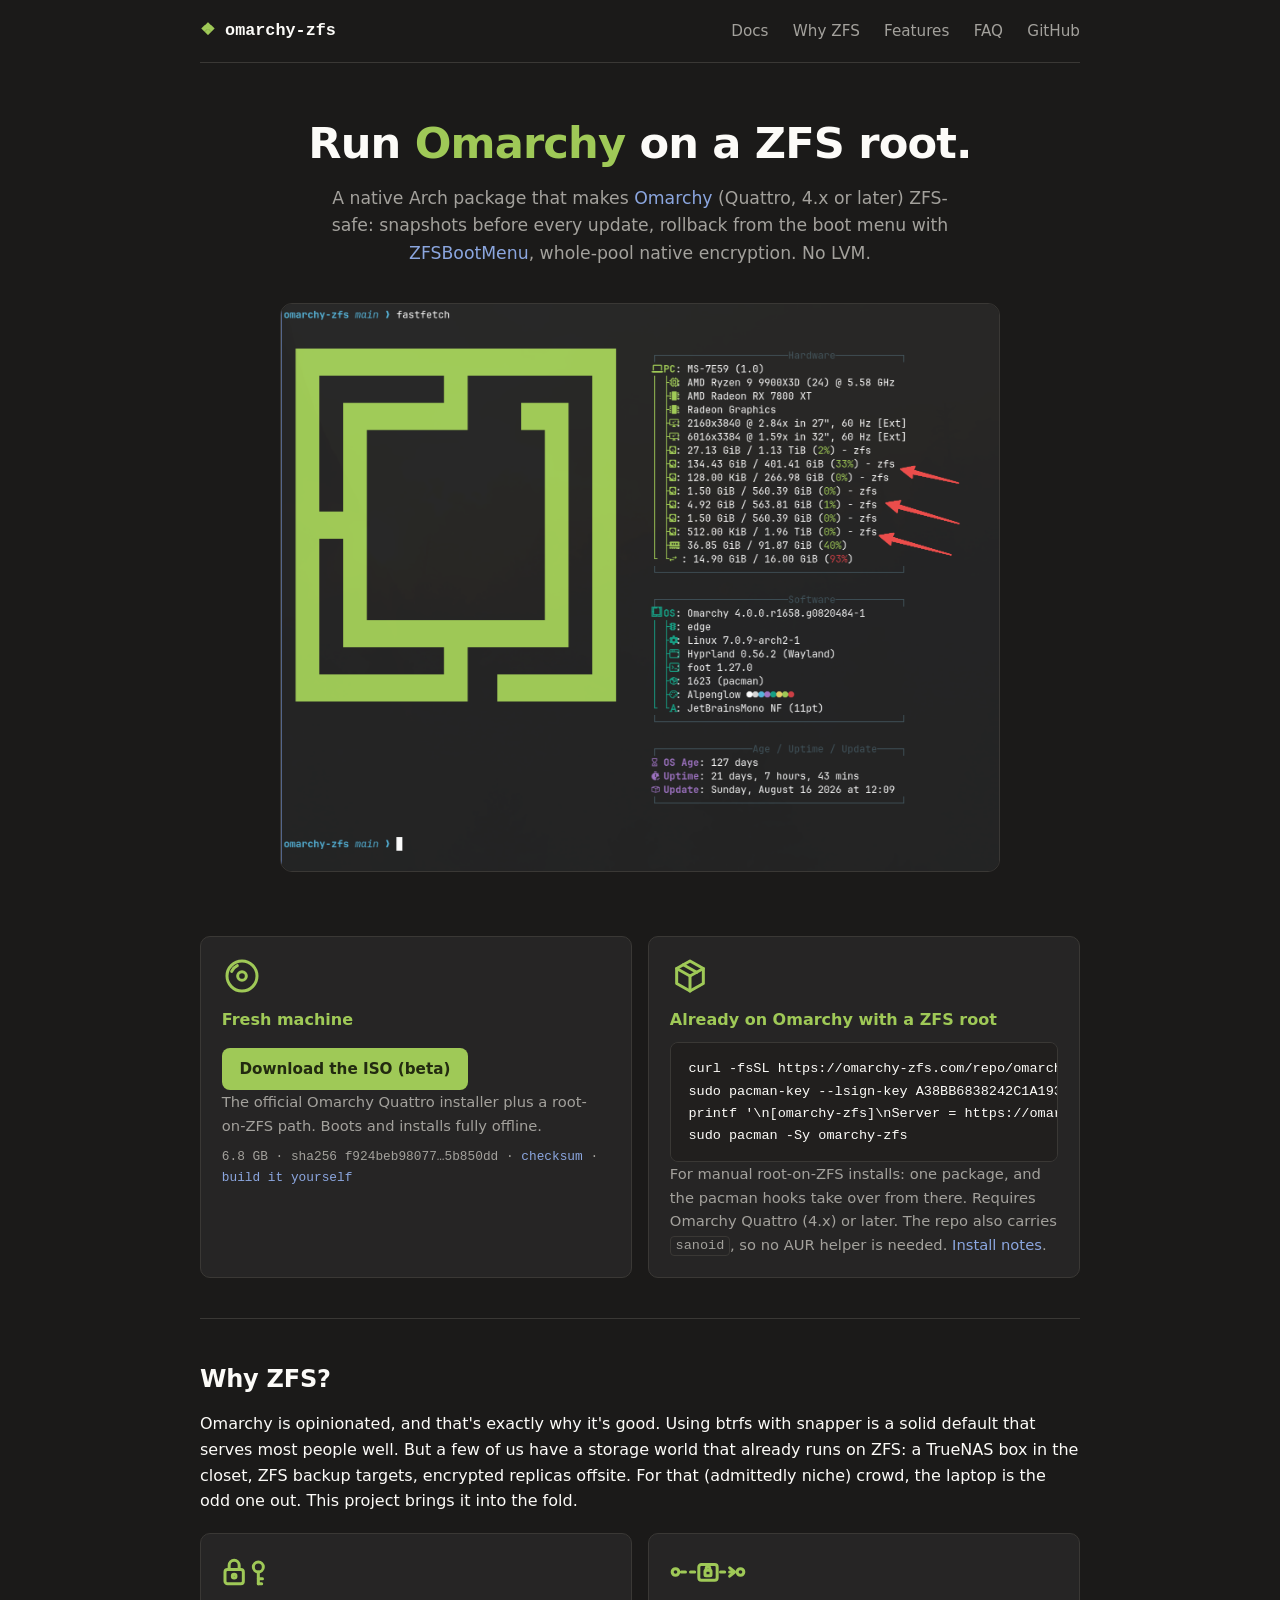
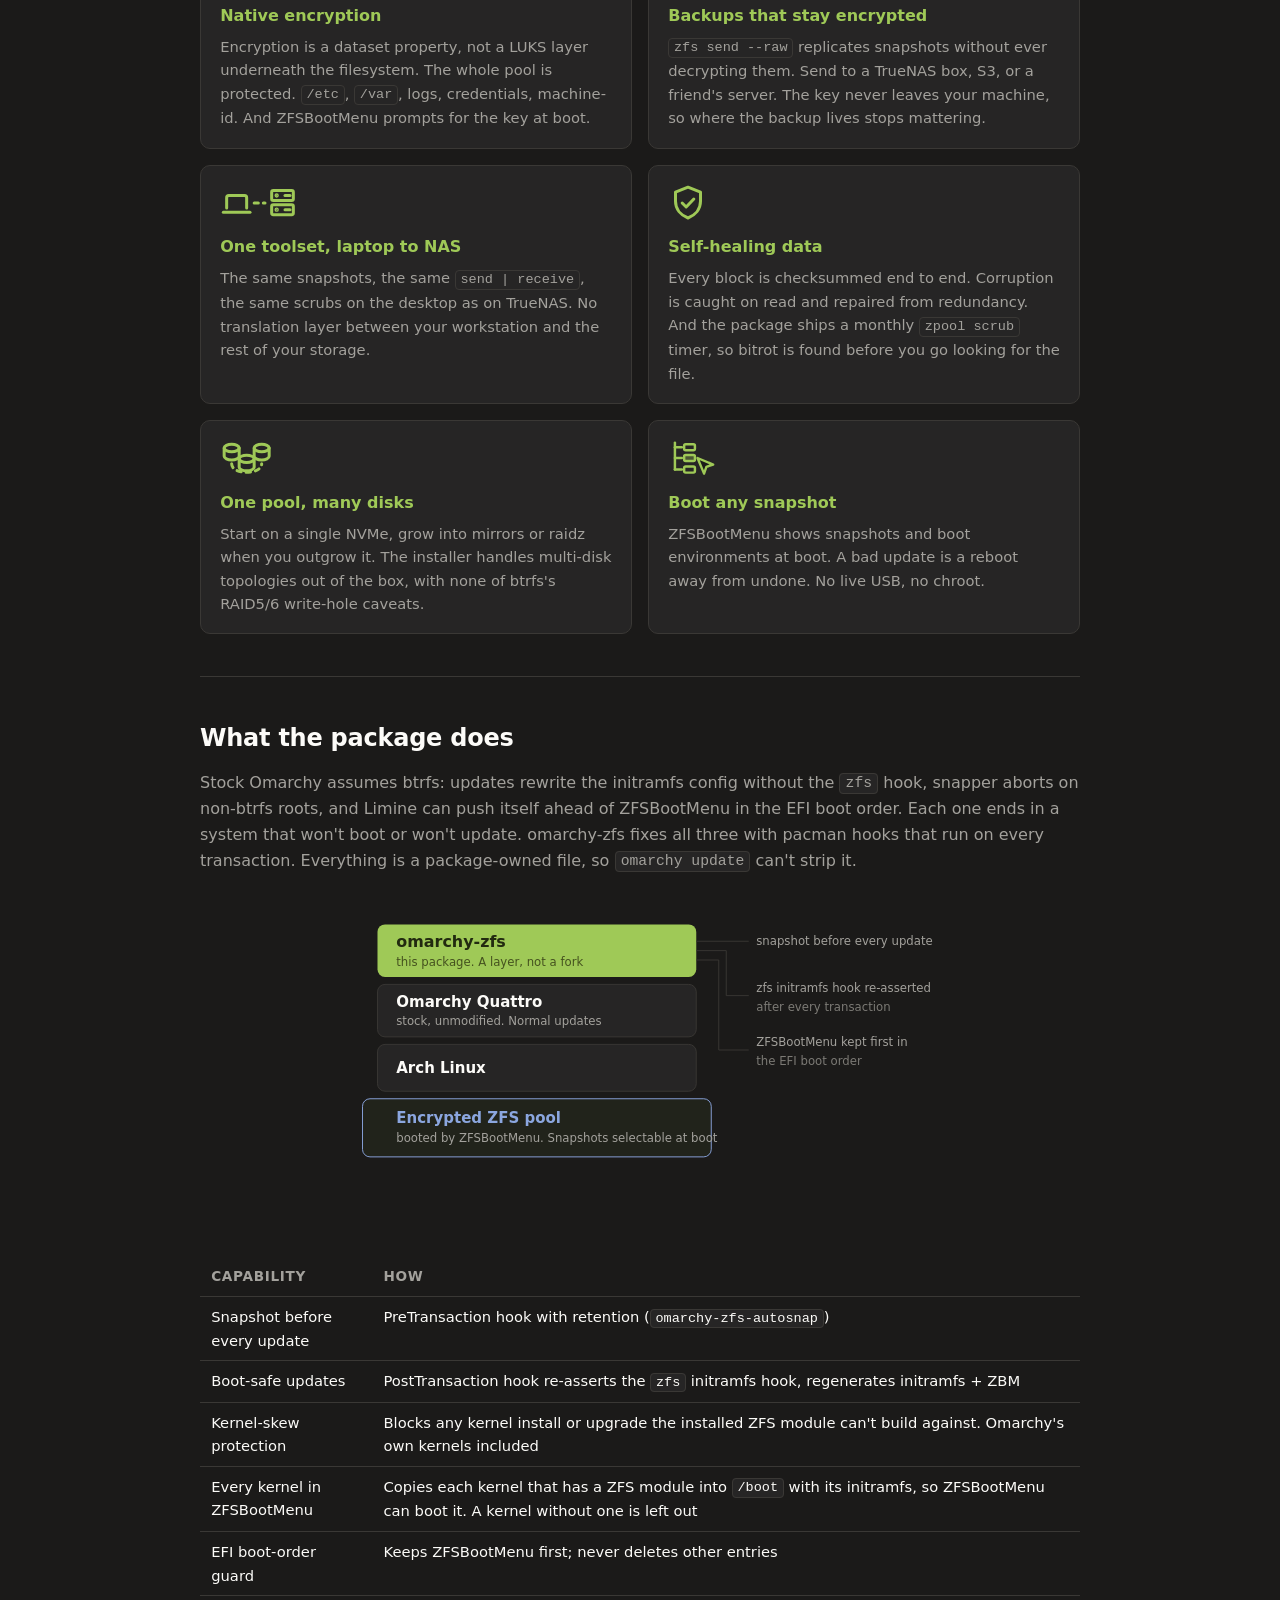
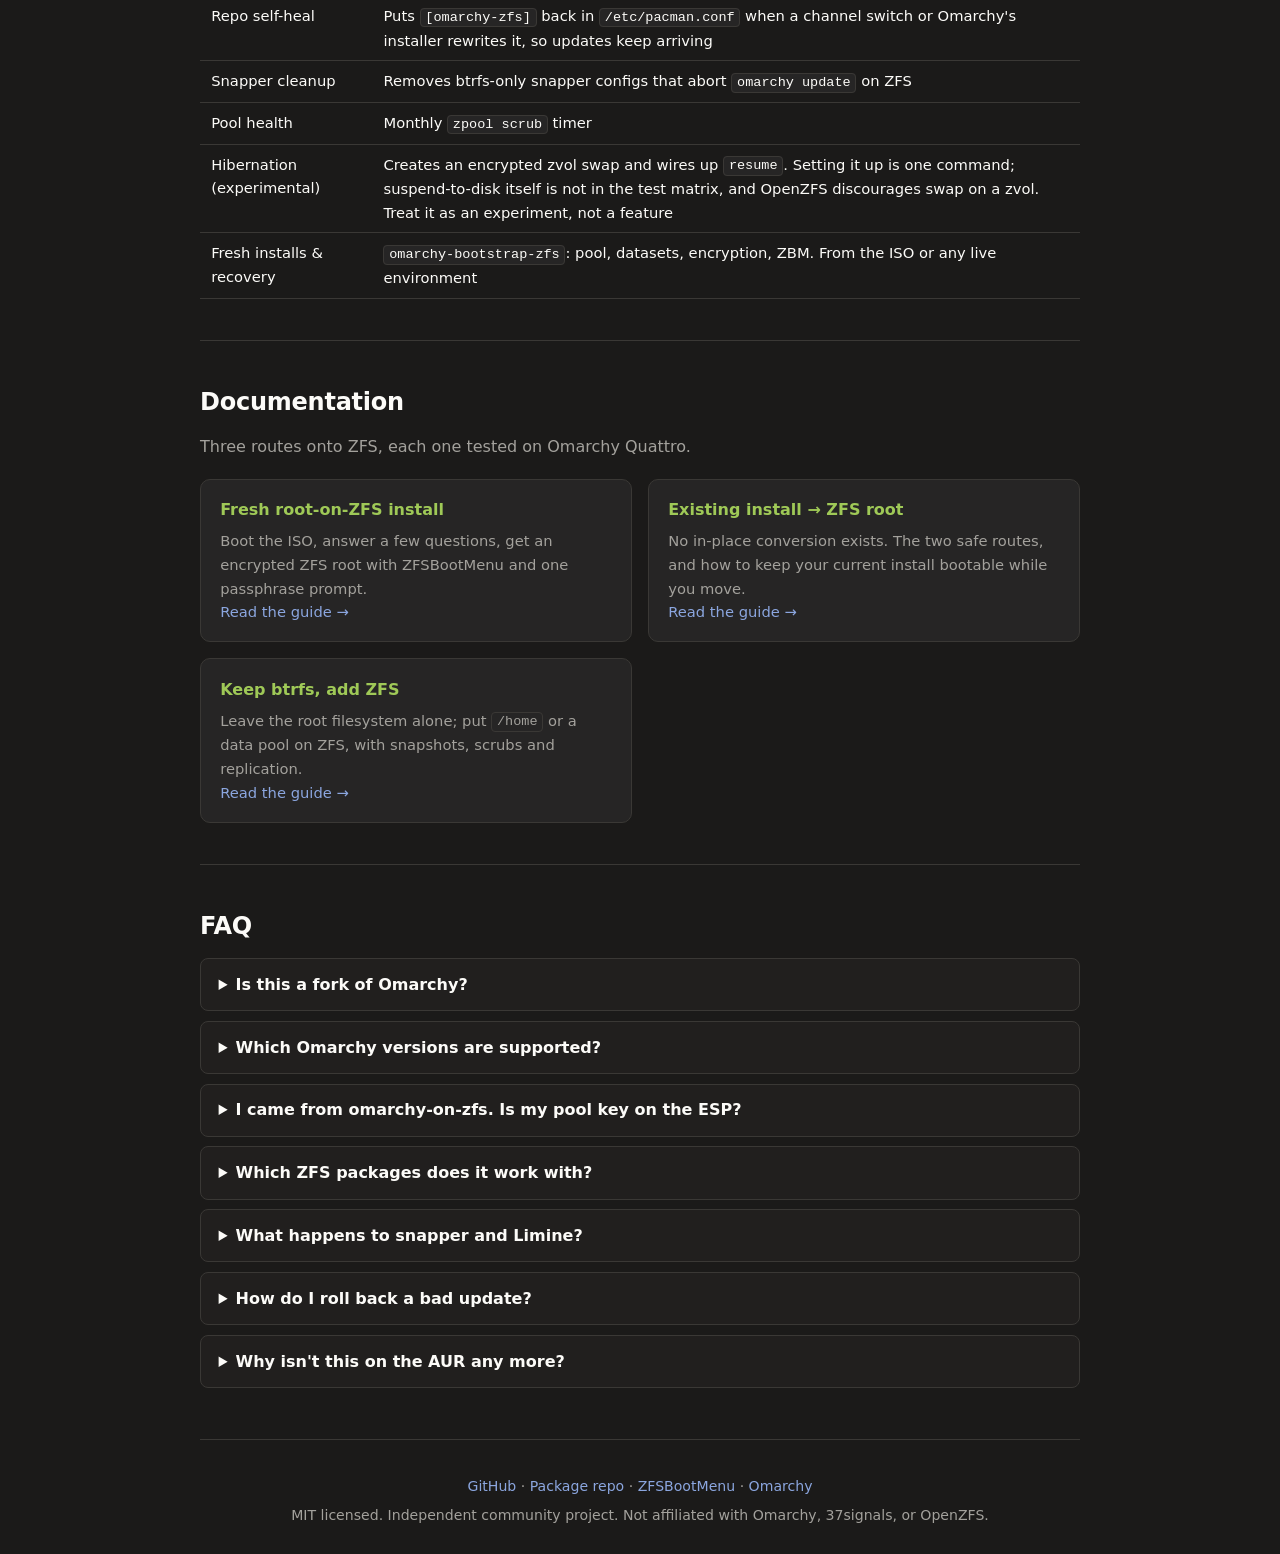
<file: index.html>
<!doctype html>
<html lang="en">
<head>
<meta charset="utf-8">
<meta name="viewport" content="width=device-width, initial-scale=1">
<title>omarchy-zfs. Root-on-ZFS + ZFSBootMenu for Omarchy Linux</title>
<meta name="description" content="Run Omarchy Linux (Quattro, 4.x+) on a ZFS root. Native pacman package with boot-safe updates, pre-upgrade snapshots, and ZFSBootMenu. Plus an installer ISO for fresh machines.">
<link rel="canonical" href="https://omarchy-zfs.com/">
<link rel="icon" href="data:image/svg+xml,%3Csvg xmlns='http://www.w3.org/2000/svg' viewBox='0 0 100 100'%3E%3Ctext y='.9em' font-size='90'%3E%F0%9F%9F%A9%3C/text%3E%3C/svg%3E">

<meta property="og:type" content="website">
<meta property="og:url" content="https://omarchy-zfs.com/">
<meta property="og:title" content="omarchy-zfs. Root-on-ZFS + ZFSBootMenu for Omarchy Linux">
<meta property="og:description" content="Run Omarchy on a ZFS root. Boot-safe updates, pre-upgrade snapshots, ZFSBootMenu rollback. Signed pacman repo + installer ISO.">
<meta property="og:site_name" content="omarchy-zfs">
<meta property="og:image" content="https://omarchy-zfs.com/assets/fastfetch-zfs.png">
<meta property="og:image:width" content="1694">
<meta property="og:image:height" content="1337">
<meta property="og:image:alt" content="fastfetch on an Omarchy desktop showing every filesystem mounted as zfs">
<meta name="twitter:card" content="summary_large_image">
<meta name="twitter:image" content="https://omarchy-zfs.com/assets/fastfetch-zfs.png">
<meta name="twitter:title" content="omarchy-zfs. Root-on-ZFS + ZFSBootMenu for Omarchy Linux">
<meta name="twitter:description" content="Run Omarchy on a ZFS root. Boot-safe updates, pre-upgrade snapshots, ZFSBootMenu rollback. Signed pacman repo + installer ISO.">

<script type="application/ld+json">
{
  "@context": "https://schema.org",
  "@graph": [
    {
      "@type": "SoftwareApplication",
      "name": "omarchy-zfs",
      "operatingSystem": "Arch Linux (Omarchy)",
      "softwareRequirements": "Omarchy Quattro (4.x) or later",
      "applicationCategory": "UtilitiesApplication",
      "description": "Root-on-ZFS + ZFSBootMenu support layer for Omarchy Linux: pre-upgrade ZFS snapshots, self-healing pacman hooks, monthly scrubs, and an installer ISO.",
      "url": "https://omarchy-zfs.com/",
      "downloadUrl": "https://omarchy-zfs.com/repo/any",
      "softwareVersion": "1.2.3",
      "license": "https://opensource.org/license/mit",
      "offers": { "@type": "Offer", "price": "0", "priceCurrency": "USD" },
      "author": { "@type": "Person", "name": "Pete Jackson", "url": "https://github.com/peteonrails" },
      "sameAs": [
        "https://github.com/peteonrails/omarchy-zfs"
      ]
    },
    {
      "@type": "FAQPage",
      "mainEntity": [
        {
          "@type": "Question",
          "name": "Does omarchy update break a ZFS root?",
          "acceptedAnswer": { "@type": "Answer", "text": "Not with omarchy-zfs installed. Stock Omarchy rewrites its mkinitcpio config on every update, which drops the zfs hook and leaves the next boot unable to mount the root. omarchy-zfs re-asserts the hook after every pacman transaction and regenerates the initramfs and ZFSBootMenu." }
        },
        {
          "@type": "Question",
          "name": "Is omarchy-zfs a fork of Omarchy?",
          "acceptedAnswer": { "@type": "Answer", "text": "No. It is an Arch package that depends on stock Omarchy (Quattro and later). You keep normal Omarchy updates from the official repo; the package keeps them ZFS-safe." }
        },
        {
          "@type": "Question",
          "name": "Why ZFS instead of btrfs on Omarchy?",
          "acceptedAnswer": { "@type": "Answer", "text": "Native whole-pool encryption without a LUKS layer, raw encrypted send. Snapshots replicate to a TrueNAS box or S3 without ever being decrypted. Bootable snapshots via ZFSBootMenu, end-to-end checksums with self-healing scrubs, and proven multi-disk growth (mirrors, raidz) without btrfs's RAID5/6 write-hole caveats. One filesystem and one toolset from laptop to NAS to offsite." }
        },
        {
          "@type": "Question",
          "name": "Which Omarchy versions does omarchy-zfs support?",
          "acceptedAnswer": { "@type": "Answer", "text": "Omarchy Quattro (4.x) and later. The versions served entirely from Arch packages. Earlier Omarchy releases used a different install model and are not supported." }
        },
        {
          "@type": "Question",
          "name": "How do I install omarchy-zfs?",
          "acceptedAnswer": { "@type": "Answer", "text": "On an existing Omarchy system whose root is already ZFS: add the signed omarchy-zfs pacman repo from omarchy-zfs.com and pacman -Sy omarchy-zfs. For a fresh machine, boot the omarchy-zfs ISO and choose the ZFS install path." }
        },
        {
          "@type": "Question",
          "name": "Which ZFS packages does it work with?",
          "acceptedAnswer": { "@type": "Answer", "text": "Any provider of the virtual zfs and zfs-utils packages: zfs-dkms, zfs-dkms-git, zfs-linux, or zfs-linux-lts. A pacman hook blocks kernel upgrades the installed ZFS module can't build against." }
        },
        {
          "@type": "Question",
          "name": "How do I roll back a bad update?",
          "acceptedAnswer": { "@type": "Answer", "text": "Reboot into ZFSBootMenu and boot the snapshot taken automatically before the transaction. Promote it permanently with omarchy-zfs-snapshot restore." }
        }
      ]
    }
  ]
}
</script>

<style>
:root{
  /* Alpenglow. Palette matched to the hero fastfetch screenshot */
  --bg:#1b1a19; --bg2:#211f1e; --panel:#262525; --line:#3a3835;
  --fg:#fcfbf8; --dim:#a3a19c; --accent:#9fc957; --accent2:#8ba6df;
  --mono:ui-monospace,'JetBrains Mono','Cascadia Code',Menlo,Consolas,monospace;
}
*{box-sizing:border-box;margin:0;padding:0}
html{scroll-behavior:smooth}
body{background:var(--bg);color:var(--fg);font:16px/1.6 system-ui,-apple-system,'Segoe UI',Roboto,sans-serif}
a{color:var(--accent2);text-decoration:none}
a:hover{text-decoration:underline}
code,pre{font-family:var(--mono);font-size:.92em}
code{background:var(--panel);border:1px solid var(--line);border-radius:4px;padding:.1em .35em}
pre{background:var(--bg2);border:1px solid var(--line);border-radius:8px;padding:.9rem 1.1rem;overflow-x:auto;line-height:1.5}
pre code{background:none;border:none;padding:0}
.wrap{max-width:920px;margin:0 auto;padding:0 1.25rem}
header.site{display:flex;align-items:center;justify-content:space-between;padding:1.1rem 0;border-bottom:1px solid var(--line)}
.brand{font-family:var(--mono);font-weight:700;font-size:1.05rem;color:var(--fg)}
.brand span{color:var(--accent)}
nav a{color:var(--dim);margin-left:1.2rem;font-size:.95rem}
nav a:hover{color:var(--fg);text-decoration:none}
.hero{padding:3.5rem 0 2.5rem;text-align:center}
.hero h1{font-size:clamp(1.8rem,4.5vw,2.7rem);line-height:1.15;letter-spacing:-.02em}
.hero h1 em{font-style:normal;color:var(--accent)}
.hero p.sub{color:var(--dim);max-width:40rem;margin:1rem auto 0;font-size:1.08rem}
.get{display:grid;grid-template-columns:repeat(auto-fit,minmax(300px,1fr));gap:1rem;padding:1.5rem 0 2.5rem}
.get .card{background:var(--panel);border:1px solid var(--line);border-radius:10px;padding:1.2rem 1.3rem;text-align:left}
.icon{display:block;height:40px;width:auto;color:var(--accent);margin-bottom:.7rem}
.get h2{font-size:1rem;color:var(--accent);margin-bottom:.6rem}
.get p{font-size:.92rem;color:var(--dim);margin-top:.6rem}
.get .meta{font-family:var(--mono);font-size:.8rem;color:var(--dim);margin-top:.6rem;word-break:break-all}
.btn{display:inline-block;margin-top:.4rem;padding:.55rem 1.1rem;border-radius:8px;background:var(--accent);color:#222a10;font-weight:600;font-size:.95rem}
.btn:hover{filter:brightness(1.1);text-decoration:none;color:#222a10}
section{padding:2.6rem 0;border-top:1px solid var(--line)}
section h2{font-size:1.5rem;margin-bottom:.8rem;letter-spacing:-.01em}
section p{margin-bottom:.9rem}
section p.dim{color:var(--dim)}
.cards{display:grid;grid-template-columns:repeat(auto-fit,minmax(320px,1fr));gap:1rem;margin-top:1.2rem}
.card h3{font-size:1rem;margin-bottom:.4rem;color:var(--accent)}
.card{background:var(--panel);border:1px solid var(--line);border-radius:10px;padding:1.1rem 1.2rem}
.card p{font-size:.92rem;color:var(--dim);margin:0}
table{width:100%;border-collapse:collapse;font-size:.92rem;margin-top:1rem}
th,td{text-align:left;padding:.5rem .7rem;border-bottom:1px solid var(--line);vertical-align:top}
th{color:var(--dim);font-weight:600;font-size:.85rem;text-transform:uppercase;letter-spacing:.05em}
td code{white-space:nowrap}
.tablewrap{overflow-x:auto}
details{border:1px solid var(--line);border-radius:8px;background:var(--bg2);margin-bottom:.6rem}
summary{cursor:pointer;padding:.8rem 1.1rem;font-weight:600}
summary:hover{color:var(--accent)}
details div{padding:0 1.1rem 1rem;color:var(--dim);font-size:.95rem}
footer{border-top:1px solid var(--line);padding:2.2rem 0;color:var(--dim);font-size:.88rem;text-align:center}
footer p{margin-bottom:.4rem}
</style>
</head>
<body>

<div class="wrap">
<header class="site">
  <div class="brand"><span>❖</span> omarchy-zfs</div>
  <nav>
    <a href="/docs/">Docs</a>
    <a href="#why-zfs">Why ZFS</a>
    <a href="#features">Features</a>
    <a href="#faq">FAQ</a>
    <a href="https://github.com/peteonrails/omarchy-zfs">GitHub</a>
  </nav>
</header>

<main>
<div class="hero">
  <h1>Run <em>Omarchy</em> on a ZFS root.</h1>
  <p class="sub">A native Arch package that makes <a href="https://omarchy.org">Omarchy</a>
  (Quattro, 4.x or later) ZFS-safe: snapshots before every update, rollback from the boot
  menu with <a href="https://zfsbootmenu.org/">ZFSBootMenu</a>, whole-pool native
  encryption. No LVM.</p>
  <img src="assets/fastfetch-zfs.png"
       alt="fastfetch on an Omarchy desktop: the Omarchy logo beside hardware info where every filesystem line ends in zfs"
       width="1694" height="1337" loading="eager"
       style="display:block;max-width:720px;width:100%;height:auto;margin:2.2rem auto 0;border:1px solid var(--line);border-radius:12px">
</div>

<div class="get">
  <div class="card">
    <svg class="icon" viewBox="0 0 24 24" fill="none" stroke="currentColor" stroke-width="1.8" stroke-linecap="round" stroke-linejoin="round" aria-hidden="true">
      <circle cx="12" cy="12" r="9"/><circle cx="12" cy="12" r="2.6"/>
      <path d="M5.8 9.2a7 7 0 0 1 3.4-3.4"/>
    </svg>
    <h2>Fresh machine</h2>
    <a class="btn" href="https://dl.omarchy-zfs.com/omarchy-zfs-2026.11.07-x86_64-quattro.iso">Download the ISO (beta)</a>
    <p>The official Omarchy Quattro installer plus a root-on-ZFS path. Boots and installs fully offline.</p>
    <p class="meta">6.8 GB · sha256 f924beb98077…5b850dd · <a href="https://dl.omarchy-zfs.com/omarchy-zfs-2026.11.07-x86_64-quattro.iso.sha256">checksum</a> · <a href="https://github.com/peteonrails/omarchy-zfs/tree/main/iso">build it yourself</a></p>
  </div>
  <div class="card">
    <svg class="icon" viewBox="0 0 24 24" fill="none" stroke="currentColor" stroke-width="1.8" stroke-linecap="round" stroke-linejoin="round" aria-hidden="true">
      <path d="M12 3l8 4.5v9L12 21l-8-4.5v-9L12 3z"/>
      <path d="M4 7.5l8 4.5 8-4.5"/><path d="M12 12v9"/><path d="M8 5.25l8 4.5"/>
    </svg>
    <h2>Already on Omarchy with a ZFS root</h2>
    <pre><code>curl -fsSL https://omarchy-zfs.com/repo/omarchy-zfs.gpg | sudo pacman-key --add -
sudo pacman-key --lsign-key A38BB6838242C1A193FF7D481360E72C018F296D
printf '\n[omarchy-zfs]\nServer = https://omarchy-zfs.com/repo/any\n' | sudo tee -a /etc/pacman.conf
sudo pacman -Sy omarchy-zfs</code></pre>
    <p>For manual root-on-ZFS installs: one package, and the pacman hooks take over from there.
    Requires Omarchy Quattro (4.x) or later. The repo also carries <code>sanoid</code>, so
    no AUR helper is needed.
    <a href="https://github.com/peteonrails/omarchy-zfs#install">Install notes</a>.</p>
  </div>
</div>

<section id="why-zfs">
  <h2>Why ZFS?</h2>
  <p>Omarchy is opinionated, and that's exactly why it's good. Using btrfs with snapper is a
  solid default that serves most people well. But a few of us have a storage world that
  already runs on ZFS: a TrueNAS box in the closet, ZFS backup targets, encrypted
  replicas offsite. For that (admittedly niche) crowd, the laptop is the odd one out. This project brings it into the fold.</p>
  <div class="cards">
    <div class="card">
      <svg class="icon" viewBox="0 0 32 24" fill="none" stroke="currentColor" stroke-width="1.8" stroke-linecap="round" stroke-linejoin="round" aria-hidden="true">
        <rect x="3" y="10.5" width="11" height="8.5" rx="1.5"/>
        <path d="M5.5 10.5V8a3 3 0 0 1 6 0v2.5"/>
        <circle cx="8.5" cy="14.5" r="1.1"/>
        <circle cx="23" cy="9" r="3"/>
        <path d="M23 12v7"/><path d="M23 16h2.5"/><path d="M23 19h2"/>
      </svg>
      <h3>Native encryption</h3>
      <p>Encryption is a dataset property, not a LUKS layer underneath the filesystem.
      The whole pool is protected. <code>/etc</code>, <code>/var</code>, logs, credentials,
      machine-id. And ZFSBootMenu prompts for the key at boot.</p>
    </div>
    <div class="card">
      <svg class="icon" viewBox="0 0 48 24" fill="none" stroke="currentColor" stroke-width="1.8" stroke-linecap="round" stroke-linejoin="round" aria-hidden="true">
        <circle cx="4.5" cy="12" r="2"/>
        <path d="M8 12h8.5" stroke-dasharray="2.5 3"/>
        <rect x="18.5" y="7.5" width="11" height="9.5" rx="1.5"/>
        <rect x="22.2" y="11" width="3.6" height="3.2" rx=".6"/>
        <path d="M22.9 11V9.9a1.1 1.1 0 0 1 2.2 0V11"/>
        <path d="M31.5 12h7" stroke-dasharray="2.5 3"/>
        <path d="M37 9.5l3 2.5-3 2.5"/>
        <circle cx="43.5" cy="12" r="2"/>
      </svg>
      <h3>Backups that stay encrypted</h3>
      <p><code>zfs send --raw</code> replicates snapshots without ever decrypting them.
      Send to a TrueNAS box, S3, or a friend's server. The key never leaves your
      machine, so where the backup lives stops mattering.</p>
    </div>
    <div class="card">
      <svg class="icon" viewBox="0 0 48 24" fill="none" stroke="currentColor" stroke-width="1.8" stroke-linecap="round" stroke-linejoin="round" aria-hidden="true">
        <path d="M4 15V8.8A1.3 1.3 0 0 1 5.3 7.5h9.4A1.3 1.3 0 0 1 16 8.8V15"/>
        <path d="M2 17.5h16"/>
        <path d="M20.5 12h6.5" stroke-dasharray="2.5 3"/>
        <rect x="31" y="4.5" width="13" height="6" rx="1"/>
        <rect x="31" y="13" width="13" height="6" rx="1"/>
        <circle cx="34" cy="7.5" r=".4" fill="currentColor"/>
        <circle cx="34" cy="16" r=".4" fill="currentColor"/>
        <path d="M39 7.5h3"/><path d="M39 16h3"/>
      </svg>
      <h3>One toolset, laptop to NAS</h3>
      <p>The same snapshots, the same <code>send | receive</code>, the same scrubs on the
      desktop as on TrueNAS. No translation layer between your workstation and the
      rest of your storage.</p>
    </div>
    <div class="card">
      <svg class="icon" viewBox="0 0 24 24" fill="none" stroke="currentColor" stroke-width="1.8" stroke-linecap="round" stroke-linejoin="round" aria-hidden="true">
        <path d="M12 2.5l7.5 3v5.5c0 4.8-3.2 8.4-7.5 10-4.3-1.6-7.5-5.2-7.5-10V5.5l7.5-3z"/>
        <path d="M8.5 12l2.4 2.4 4.6-4.8"/>
      </svg>
      <h3>Self-healing data</h3>
      <p>Every block is checksummed end to end. Corruption is caught on read and repaired
      from redundancy. And the package ships a monthly <code>zpool scrub</code> timer, so
      bitrot is found before you go looking for the file.</p>
    </div>
    <div class="card">
      <svg class="icon" viewBox="0 0 32 24" fill="none" stroke="currentColor" stroke-width="1.8" stroke-linecap="round" stroke-linejoin="round" aria-hidden="true">
        <ellipse cx="7" cy="6" rx="4.5" ry="2.2"/>
        <path d="M2.5 6v5c0 1.2 2 2.2 4.5 2.2s4.5-1 4.5-2.2V6"/>
        <ellipse cx="25" cy="6" rx="4.5" ry="2.2"/>
        <path d="M20.5 6v5c0 1.2 2 2.2 4.5 2.2s4.5-1 4.5-2.2V6"/>
        <ellipse cx="16" cy="12.5" rx="4.5" ry="2.2"/>
        <path d="M11.5 12.5v5c0 1.2 2 2.2 4.5 2.2s4.5-1 4.5-2.2v-5"/>
        <path d="M7 15.5c0 3 3.5 5 9 5s9-2 9-5" stroke-dasharray="2.5 3"/>
      </svg>
      <h3>One pool, many disks</h3>
      <p>Start on a single NVMe, grow into mirrors or raidz when you outgrow it. The
      installer handles multi-disk topologies out of the box, with none of btrfs's
      RAID5/6 write-hole caveats.</p>
    </div>
    <div class="card">
      <svg class="icon" viewBox="0 0 32 26" fill="none" stroke="currentColor" stroke-width="1.6" stroke-linecap="round" stroke-linejoin="round" aria-hidden="true">
        <path d="M4.5 3v17.5"/>
        <path d="M4.5 6h4.5"/><rect x="10.5" y="4" width="7" height="4" rx="1"/>
        <path d="M4.5 13h4.5"/><rect x="10.5" y="11" width="7" height="4" rx="1" fill="currentColor" fill-opacity=".3"/>
        <path d="M4.5 20.5h4.5"/><rect x="10.5" y="18.5" width="7" height="4" rx="1"/>
        <path d="M3 3l7.07 16.97 2.51-7.39 7.39-2.51L3 3z" transform="translate(17.4 11.2) scale(.6)" fill="#1b1a19" stroke="currentColor" stroke-width="2.6"/>
      </svg>
      <h3>Boot any snapshot</h3>
      <p>ZFSBootMenu shows snapshots and boot environments at boot. A bad update is a
      reboot away from undone. No live USB, no chroot.</p>
    </div>
  </div>
</section>

<section id="features">
  <h2>What the package does</h2>
  <p class="dim">Stock Omarchy assumes btrfs: updates rewrite the initramfs config without the
  <code>zfs</code> hook, snapper aborts on non-btrfs roots, and Limine can push itself ahead of
  ZFSBootMenu in the EFI boot order. Each one ends in a system that won't boot or won't update.
  omarchy-zfs fixes all three with pacman hooks that run on every transaction. Everything is a
  package-owned file, so <code>omarchy update</code> can't strip it.</p>

  <figure style="margin:1.6rem auto;max-width:600px" aria-label="omarchy-zfs is a layer on top of stock Omarchy, which runs on Arch Linux, on an encrypted ZFS pool with ZFSBootMenu">
  <svg viewBox="0 0 640 330" width="100%" role="img" font-family="system-ui,-apple-system,'Segoe UI',Roboto,sans-serif">
    <!-- top layer: this package -->
    <rect x="40" y="26" width="340" height="56" rx="8" fill="#9fc957"/>
    <text x="60" y="50" font-size="17" font-weight="700" fill="#222a10">omarchy-zfs</text>
    <text x="60" y="70" font-size="12.5" fill="#45521f">this package. A layer, not a fork</text>
    <!-- omarchy -->
    <rect x="40" y="90" width="340" height="56" rx="8" fill="#262525" stroke="#3a3835"/>
    <text x="60" y="114" font-size="16" font-weight="600" fill="#fcfbf8">Omarchy Quattro</text>
    <text x="60" y="133" font-size="12.5" fill="#a3a19c">stock, unmodified. Normal updates</text>
    <!-- arch -->
    <rect x="40" y="154" width="340" height="50" rx="8" fill="#262525" stroke="#3a3835"/>
    <text x="60" y="184" font-size="16" font-weight="600" fill="#fcfbf8">Arch Linux</text>
    <!-- zfs foundation -->
    <rect x="24" y="212" width="372" height="62" rx="8" fill="#21231b" stroke="#8ba6df"/>
    <text x="60" y="238" font-size="16" font-weight="600" fill="#8ba6df">Encrypted ZFS pool</text>
    <text x="60" y="258" font-size="12.5" fill="#a3a19c">booted by ZFSBootMenu. Snapshots selectable at boot</text>
    <!-- annotations -->
    <g stroke="#3a3835" fill="none">
      <path d="M380 44 H436"/>
      <path d="M380 54 H412 V102 H436"/>
      <path d="M380 64 H404 V160 H436"/>
    </g>
    <g font-size="12.5" fill="#a3a19c">
      <text x="444" y="48">snapshot before every update</text>
      <text x="444" y="98">zfs initramfs hook re-asserted</text>
      <text x="444" y="118" fill="#7c7a75">after every transaction</text>
      <text x="444" y="156">ZFSBootMenu kept first in</text>
      <text x="444" y="176" fill="#7c7a75">the EFI boot order</text>
    </g>
  </svg>
  </figure>

  <div class="tablewrap">
  <table>
    <tr><th>Capability</th><th>How</th></tr>
    <tr><td>Snapshot before every update</td><td>PreTransaction hook with retention (<code>omarchy-zfs-autosnap</code>)</td></tr>
    <tr><td>Boot-safe updates</td><td>PostTransaction hook re-asserts the <code>zfs</code> initramfs hook, regenerates initramfs + ZBM</td></tr>
    <tr><td>Kernel-skew protection</td><td>Blocks any kernel install or upgrade the installed ZFS module can't build against. Omarchy's own kernels included</td></tr>
    <tr><td>Every kernel in ZFSBootMenu</td><td>Copies each kernel that has a ZFS module into <code>/boot</code> with its initramfs, so ZFSBootMenu can boot it. A kernel without one is left out</td></tr>
    <tr><td>EFI boot-order guard</td><td>Keeps ZFSBootMenu first; never deletes other entries</td></tr>
    <tr><td>Repo self-heal</td><td>Puts <code>[omarchy-zfs]</code> back in <code>/etc/pacman.conf</code> when a channel switch or Omarchy's installer rewrites it, so updates keep arriving</td></tr>
    <tr><td>Snapper cleanup</td><td>Removes btrfs-only snapper configs that abort <code>omarchy update</code> on ZFS</td></tr>
    <tr><td>Pool health</td><td>Monthly <code>zpool scrub</code> timer</td></tr>
    <tr><td>Hibernation <span class="dim">(experimental)</span></td><td>Creates an encrypted zvol swap and wires up <code>resume</code>. Setting it up is one command; suspend-to-disk itself is not in the test matrix, and OpenZFS discourages swap on a zvol. Treat it as an experiment, not a feature</td></tr>
    <tr><td>Fresh installs &amp; recovery</td><td><code>omarchy-bootstrap-zfs</code>: pool, datasets, encryption, ZBM. From the ISO or any live environment</td></tr>
  </table>
  </div>
</section>

<section id="docs">
  <h2>Documentation</h2>
  <p class="dim">Three routes onto ZFS, each one tested on Omarchy Quattro.</p>
  <div class="cards">
    <div class="card">
      <h3>Fresh root-on-ZFS install</h3>
      <p>Boot the ISO, answer a few questions, get an encrypted ZFS root with
      ZFSBootMenu and one passphrase prompt.</p>
      <p><a href="/docs/fresh-install">Read the guide →</a></p>
    </div>
    <div class="card">
      <h3>Existing install → ZFS root</h3>
      <p>No in-place conversion exists. The two safe routes, and how to keep your
      current install bootable while you move.</p>
      <p><a href="/docs/zfs-root-existing">Read the guide →</a></p>
    </div>
    <div class="card">
      <h3>Keep btrfs, add ZFS</h3>
      <p>Leave the root filesystem alone; put <code>/home</code> or a data pool
      on ZFS, with snapshots, scrubs and replication.</p>
      <p><a href="/docs/zfs-home">Read the guide →</a></p>
    </div>
  </div>
</section>

<section id="faq">
  <h2>FAQ</h2>
  <details>
    <summary>Is this a fork of Omarchy?</summary>
    <div><p>No. It's a package that depends on stock Omarchy (Quattro+). You keep normal
    <code>omarchy update</code>; this package keeps it ZFS-safe.</p></div>
  </details>
  <details>
    <summary>Which Omarchy versions are supported?</summary>
    <div><p>Omarchy Quattro (4.x) and later. The releases served entirely from Arch
    packages, which is what makes a clean support layer possible. Earlier Omarchy
    versions used a different install model and aren't supported.</p>
    <p>Omarchy 4.5 installs its own kernel, <code>linux-omarchy</code>, and makes it the default.
    It's a 7.2 kernel. You need omarchy-zfs 1.2.0 or later and OpenZFS 2.4.4 or later, the first
    release that builds for 7.2. Update ZFS on its own, then run <code>omarchy update</code>:</p>
    <pre><code>yay -S aur/zfs-dkms aur/zfs-utils</code></pre>
    <p>Keep the <code>aur/</code> prefix. <code>[archzfs]</code> still serves 2.3.3, and pacman and
    yay both prefer it. After the update ZFSBootMenu boots <code>linux-omarchy</code> by default,
    and the stock kernel stays in its menu.</p></div>
  </details>
  <details>
    <summary>I came from omarchy-on-zfs. Is my pool key on the ESP?</summary>
    <div><p>It was, until 1.2.0. The fork wrote a mkinitcpio drop-in that put the pool keyfile in
    every initramfs, including the Limine UKI on the ESP. The ESP isn't encrypted. Anyone holding
    the disk could read the key out of it.</p>
    <p>1.2.0 removes the drop-in, rebuilds the Limine images, and checks inside every UKI on every
    refresh after that. I found it on my own workstation, where it had been sitting since April.</p>
    <p>Did the disk ever leave your hands? Then change the pool passphrase with
    <code>zfs change-key</code>, and run <code>omarchy-refresh-zbm</code> so the image inside the
    pool carries the new one. If it never left your house, that part is your call.</p></div>
  </details>
  <details>
    <summary>Which ZFS packages does it work with?</summary>
    <div><p>Any provider of <code>zfs</code>/<code>zfs-utils</code>: <code>zfs-dkms</code>,
    <code>zfs-dkms-git</code>, <code>zfs-linux</code>, or <code>zfs-linux-lts</code>. The kernel
    guard stops upgrades your ZFS module can't follow.</p></div>
  </details>
  <details>
    <summary>What happens to snapper and Limine?</summary>
    <div><p>They stay installed (Omarchy depends on them) but inert: stale snapper configs are
    cleaned, related timers are masked, and the boot-order guard keeps ZFSBootMenu first. A real
    btrfs pool on a second disk keeps working snapper coverage.</p></div>
  </details>
  <details>
    <summary>How do I roll back a bad update?</summary>
    <div><p>Reboot, pick the pre-upgrade snapshot in ZFSBootMenu, boot it. Promote it with
    <code>omarchy-zfs-snapshot restore</code>.</p></div>
  </details>
  <details>
    <summary>Why isn't this on the AUR any more?</summary>
    <div><p>The AUR removed it in October 2026 because it requires Omarchy at runtime, and
    Omarchy itself ships only from a third-party repo, so the package does not work on
    vanilla Arch. The rule is fair. It now ships from this site's signed pacman repo, which
    is the honest home for a package that already assumes one third-party repo.</p></div>
  </details>
</section>
</main>

<footer>
  <p><a href="https://github.com/peteonrails/omarchy-zfs">GitHub</a> ·
     <a href="https://omarchy-zfs.com/repo/any">Package repo</a> ·
     <a href="https://zfsbootmenu.org/">ZFSBootMenu</a> ·
     <a href="https://omarchy.org">Omarchy</a></p>
  <p>MIT licensed. Independent community project. Not affiliated with Omarchy, 37signals, or OpenZFS.</p>
</footer>
</div>

</body>
</html>
</file>
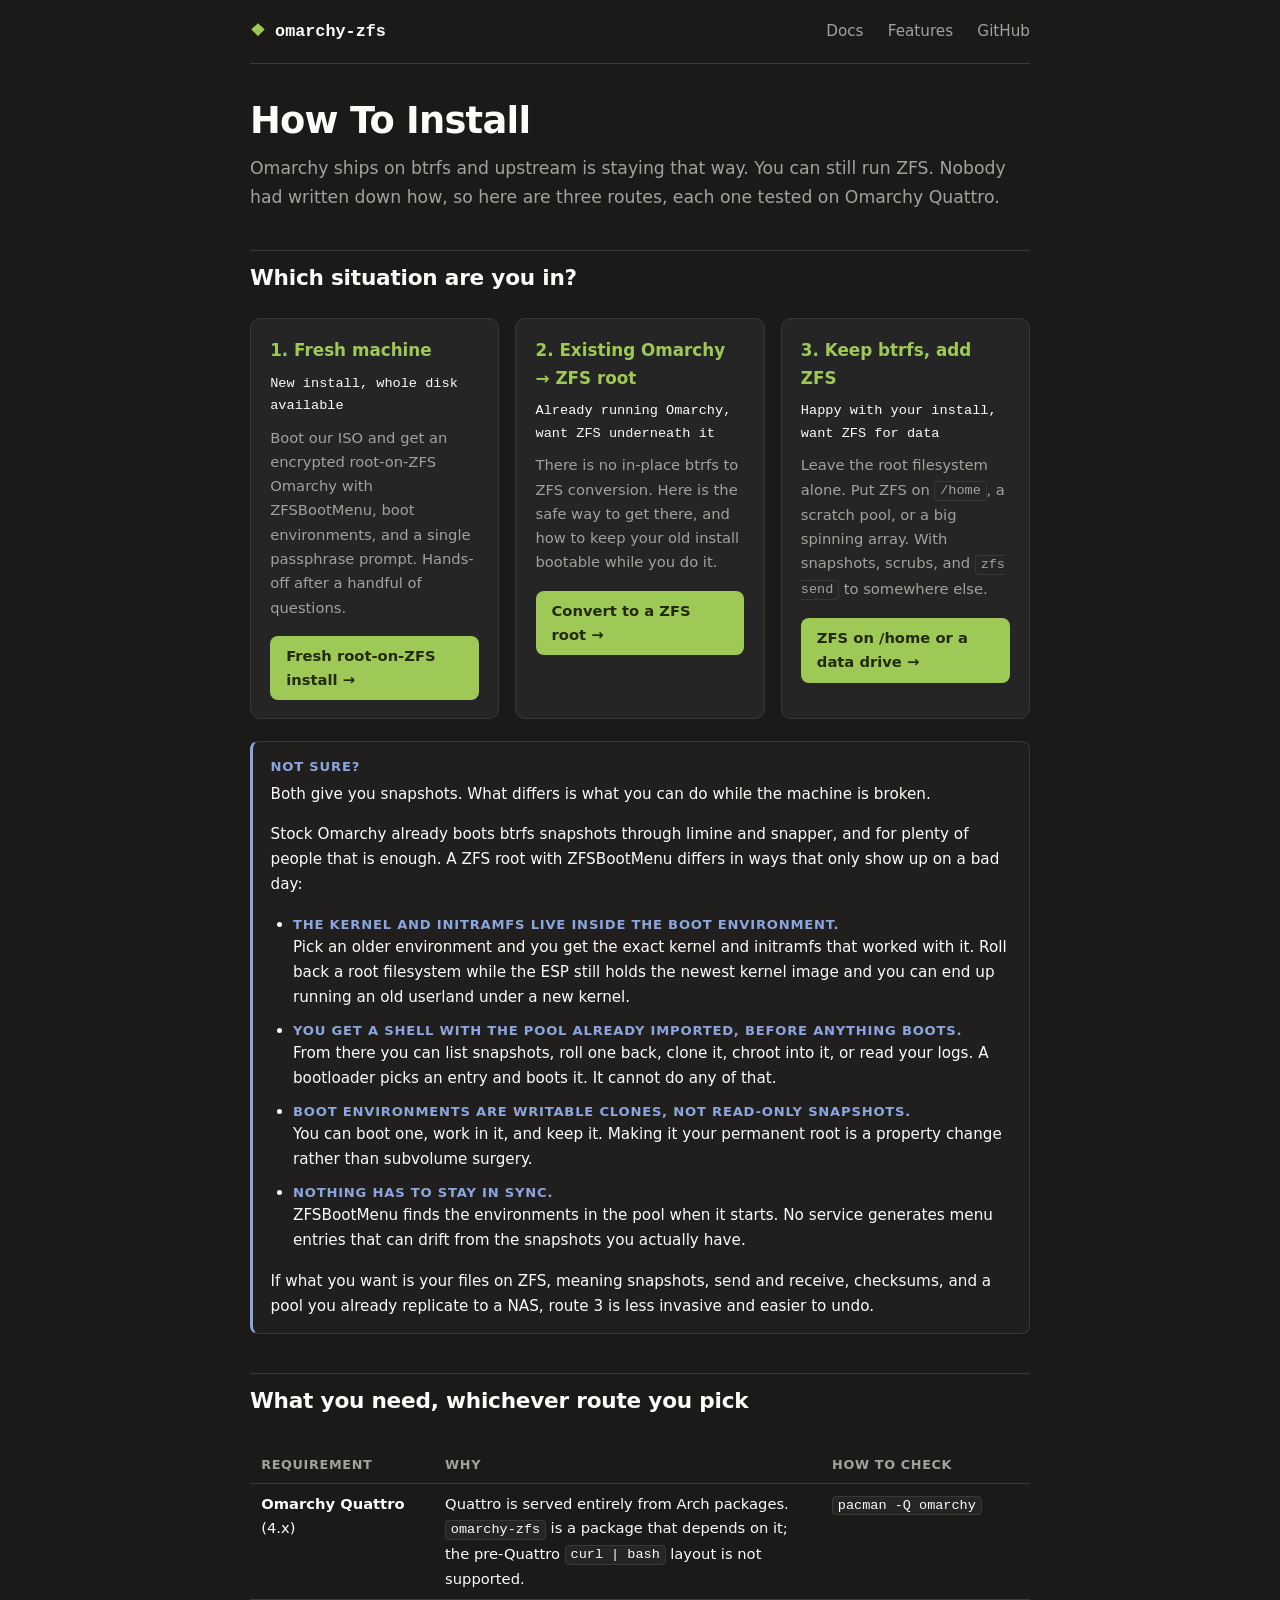
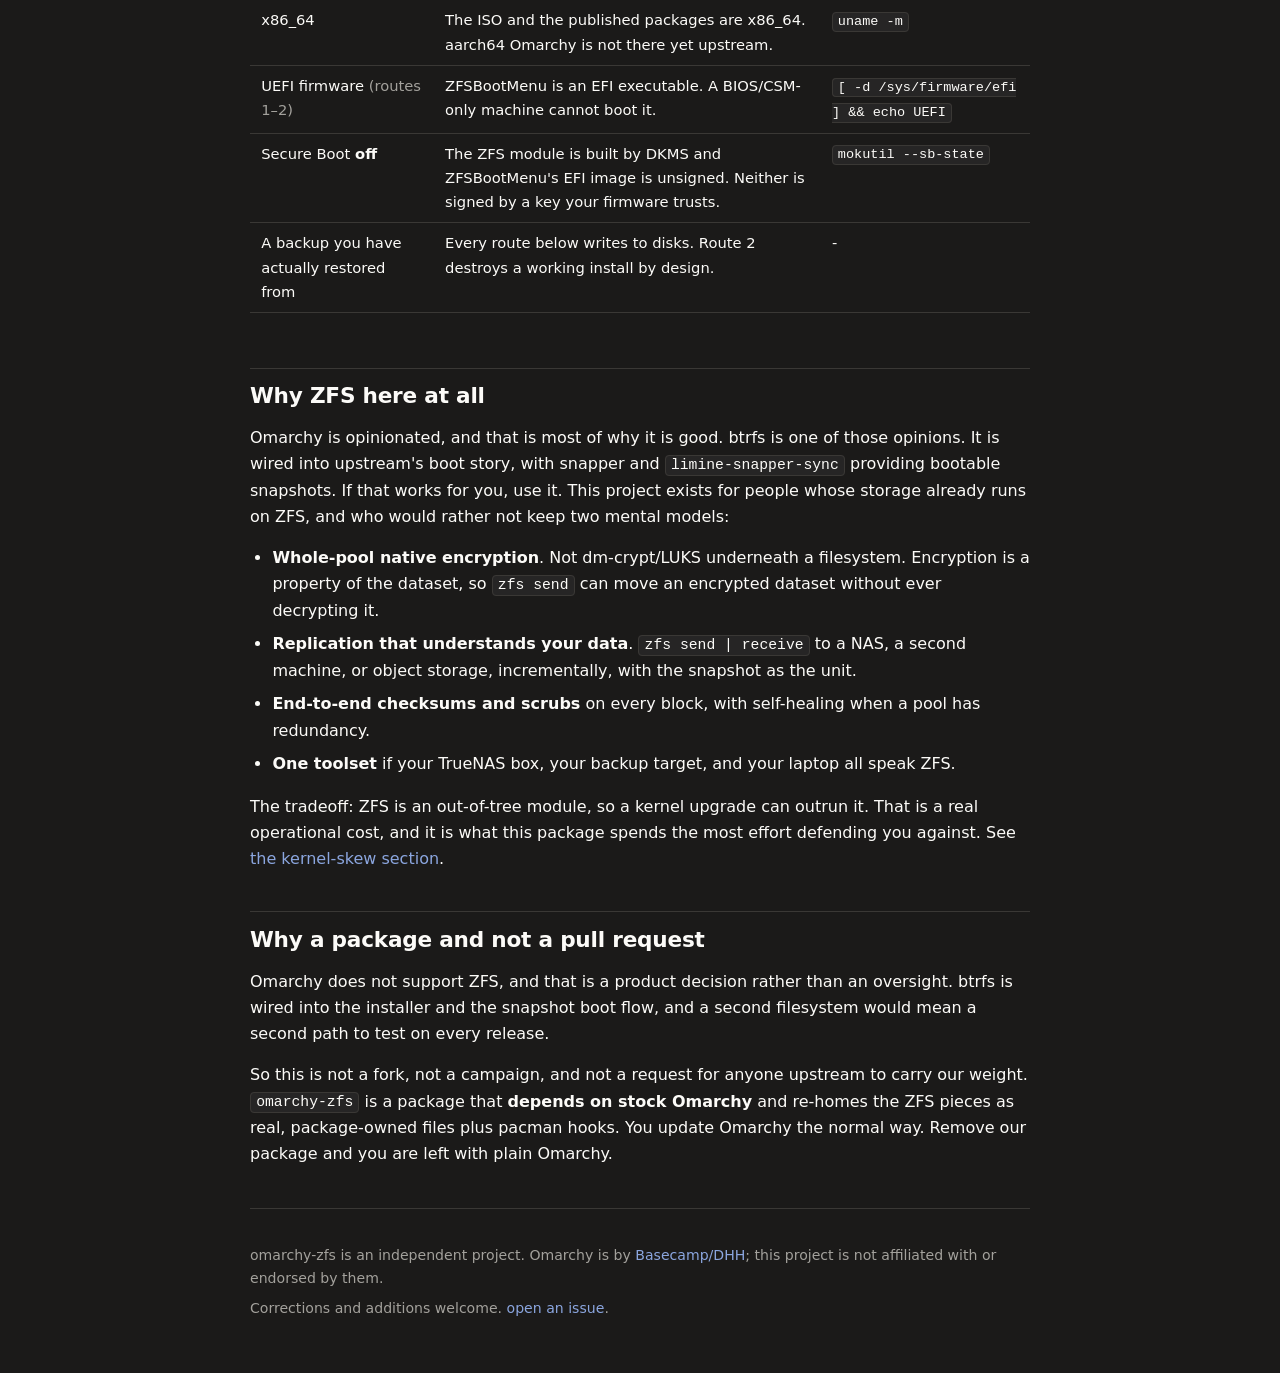
<file: docs/index.html>
<!doctype html>
<html lang="en">
<head>
<meta charset="utf-8">
<meta name="viewport" content="width=device-width,initial-scale=1">
<title>How to install ZFS on Omarchy | omarchy-zfs docs</title>
<meta name="description" content="Complete, tested documentation for running ZFS on Omarchy Quattro: a fresh root-on-ZFS install, converting an existing Omarchy install to a ZFS root, or keeping btrfs and putting ZFS on /home or a data drive.">
<link rel="canonical" href="https://omarchy-zfs.com/docs/">
<meta property="og:type" content="article">
<meta property="og:url" content="https://omarchy-zfs.com/docs/">
<meta property="og:title" content="How to install ZFS on Omarchy">
<meta property="og:description" content="How to install root-on-ZFS, convert an existing install, or put ZFS on /home with a btrfs root.">
<link rel="icon" href="data:image/svg+xml,<svg xmlns='http://www.w3.org/2000/svg' viewBox='0 0 100 100'><text y='.9em' font-size='90'>🌲</text></svg>">
<link rel="stylesheet" href="/docs/docs.css">
<script type="application/ld+json">
{
  "@context":"https://schema.org",
  "@type":"TechArticle",
  "headline":"How to install ZFS on Omarchy",
  "description":"Documentation for running ZFS on Omarchy Quattro: fresh root-on-ZFS install, converting an existing install to a ZFS root, or ZFS on /home alongside a btrfs root.",
  "url":"https://omarchy-zfs.com/docs/",
  "author":{"@type":"Person","name":"Pete Jackson"},
  "about":["ZFS","Omarchy","Arch Linux","ZFSBootMenu","btrfs"],
  "isPartOf":{"@type":"WebSite","name":"omarchy-zfs","url":"https://omarchy-zfs.com/"}
}
</script>
</head>
<body>
<div class="wrap">
<header class="site">
  <div class="brand"><span>❖</span> <a href="/">omarchy-zfs</a></div>
  <nav>
    <a href="/docs/">Docs</a>
    <a href="/#features">Features</a>
    <a href="https://github.com/peteonrails/omarchy-zfs">GitHub</a>
  </nav>
</header>

<main>
<h1>How To Install</h1>
<p class="lede">Omarchy ships on btrfs and upstream is staying that way. You can
still run ZFS. Nobody had written down how, so here are three routes, each one
tested on Omarchy Quattro.</p>

<h2>Which situation are you in?</h2>
<div class="cards">
  <div class="card">
    <h3>1. Fresh machine</h3>
    <p class="who">New install, whole disk available</p>
    <p>Boot our ISO and get an encrypted root-on-ZFS Omarchy with ZFSBootMenu,
    boot environments, and a single passphrase prompt. Hands-off after a handful
    of questions.</p>
    <a class="btn" href="/docs/fresh-install">Fresh root-on-ZFS install →</a>
  </div>
  <div class="card">
    <h3>2. Existing Omarchy → ZFS root</h3>
    <p class="who">Already running Omarchy, want ZFS underneath it</p>
    <p>There is no in-place btrfs to ZFS conversion. Here is the safe way to
    get there, and how to keep your old install bootable while you do it.</p>
    <a class="btn" href="/docs/zfs-root-existing">Convert to a ZFS root →</a>
  </div>
  <div class="card">
    <h3>3. Keep btrfs, add ZFS</h3>
    <p class="who">Happy with your install, want ZFS for data</p>
    <p>Leave the root filesystem alone. Put ZFS on <code>/home</code>, a scratch
    pool, or a big spinning array. With snapshots, scrubs, and
    <code>zfs send</code> to somewhere else.</p>
    <a class="btn" href="/docs/zfs-home">ZFS on /home or a data drive →</a>
  </div>
</div>

<div class="note">
  <strong>Not sure?</strong>
  <p>Both give you snapshots. What differs is what you can do while the machine
  is broken.</p>
  <p>Stock Omarchy already boots btrfs snapshots through limine and snapper, and
  for plenty of people that is enough. A ZFS root with ZFSBootMenu differs in
  ways that only show up on a bad day:</p>
  <ul>
    <li><strong>The kernel and initramfs live inside the boot environment.</strong>
    Pick an older environment and you get the exact kernel and initramfs that
    worked with it. Roll back a root filesystem while the ESP still holds the
    newest kernel image and you can end up running an old userland under a new
    kernel.</li>
    <li><strong>You get a shell with the pool already imported, before anything
    boots.</strong> From there you can list snapshots, roll one back, clone it,
    chroot into it, or read your logs. A bootloader picks an entry and boots it.
    It cannot do any of that.</li>
    <li><strong>Boot environments are writable clones, not read-only
    snapshots.</strong> You can boot one, work in it, and keep it. Making it your
    permanent root is a property change rather than subvolume surgery.</li>
    <li><strong>Nothing has to stay in sync.</strong> ZFSBootMenu finds the
    environments in the pool when it starts. No service generates menu entries
    that can drift from the snapshots you actually have.</li>
  </ul>
  <p>If what you want is your files on ZFS, meaning snapshots, send and receive,
  checksums, and a pool you already replicate to a NAS, route 3 is less invasive
  and easier to undo.</p>
</div>

<h2>What you need, whichever route you pick</h2>
<div class="tablewrap">
<table>
  <tr><th>Requirement</th><th>Why</th><th>How to check</th></tr>
  <tr>
    <td><strong>Omarchy Quattro</strong> (4.x)</td>
    <td>Quattro is served entirely from Arch packages. <code>omarchy-zfs</code>
        is a package that depends on it; the pre-Quattro
        <code>curl | bash</code> layout is not supported.</td>
    <td><code>pacman -Q omarchy</code></td>
  </tr>
  <tr>
    <td>x86_64</td>
    <td>The ISO and the published packages are x86_64. aarch64 Omarchy is not
        there yet upstream.</td>
    <td><code>uname -m</code></td>
  </tr>
  <tr>
    <td>UEFI firmware <span class="dim">(routes 1–2)</span></td>
    <td>ZFSBootMenu is an EFI executable. A BIOS/CSM-only machine cannot boot
        it.</td>
    <td><code>[ -d /sys/firmware/efi ] &amp;&amp; echo UEFI</code></td>
  </tr>
  <tr>
    <td>Secure Boot <strong>off</strong></td>
    <td>The ZFS module is built by DKMS and ZFSBootMenu's EFI image is unsigned.
        Neither is signed by a key your firmware trusts.</td>
    <td><code>mokutil --sb-state</code></td>
  </tr>
  <tr>
    <td>A backup you have actually restored from</td>
    <td>Every route below writes to disks. Route 2 destroys a working install by
        design.</td>
    <td>-</td>
  </tr>
</table>
</div>

<h2>Why ZFS here at all</h2>
<p>Omarchy is opinionated, and that is most of why it is good. btrfs is one of
those opinions. It is wired into upstream's boot story, with snapper and
<code>limine-snapper-sync</code> providing bootable snapshots. If that works for
you, use it. This project exists for people whose storage already runs on ZFS,
and who would rather not keep two mental models:</p>
<ul>
  <li><strong>Whole-pool native encryption</strong>. Not dm-crypt/LUKS
  underneath a filesystem. Encryption is a property of the dataset, so
  <code>zfs send</code> can move an encrypted dataset without ever decrypting
  it.</li>
  <li><strong>Replication that understands your data</strong>. <code>zfs send | receive</code> to a NAS, a second machine, or object storage,
  incrementally, with the snapshot as the unit.</li>
  <li><strong>End-to-end checksums and scrubs</strong> on every block, with
  self-healing when a pool has redundancy.</li>
  <li><strong>One toolset</strong> if your TrueNAS box, your backup target, and
  your laptop all speak ZFS.</li>
</ul>
<p>The tradeoff: ZFS is an out-of-tree module, so a kernel upgrade can outrun
it. That is a real operational cost, and it is what this package spends the most
effort defending you against. See
<a href="/docs/zfs-home#kernel">the kernel-skew section</a>.</p>

<h2>Why a package and not a pull request</h2>
<p>Omarchy does not support ZFS, and that is a product decision rather than an
oversight. btrfs is wired into the installer and the snapshot boot flow, and a
second filesystem would mean a second path to test on every release.</p>
<p>So this is not a fork, not a campaign, and not a request for anyone upstream
to carry our weight. <code>omarchy-zfs</code> is a package that
<strong>depends on stock Omarchy</strong> and re-homes the ZFS pieces as real,
package-owned files plus pacman hooks. You update Omarchy the normal way. Remove
our package and you are left with plain Omarchy.</p>

<footer>
  <p>omarchy-zfs is an independent project. Omarchy is by
  <a href="https://omarchy.org">Basecamp/DHH</a>; this project is not affiliated
  with or endorsed by them.</p>
  <p>Corrections and additions welcome. <a href="https://github.com/peteonrails/omarchy-zfs/issues">open an issue</a>.</p>
</footer>
</main>
</div>
</body>
</html>
</file>
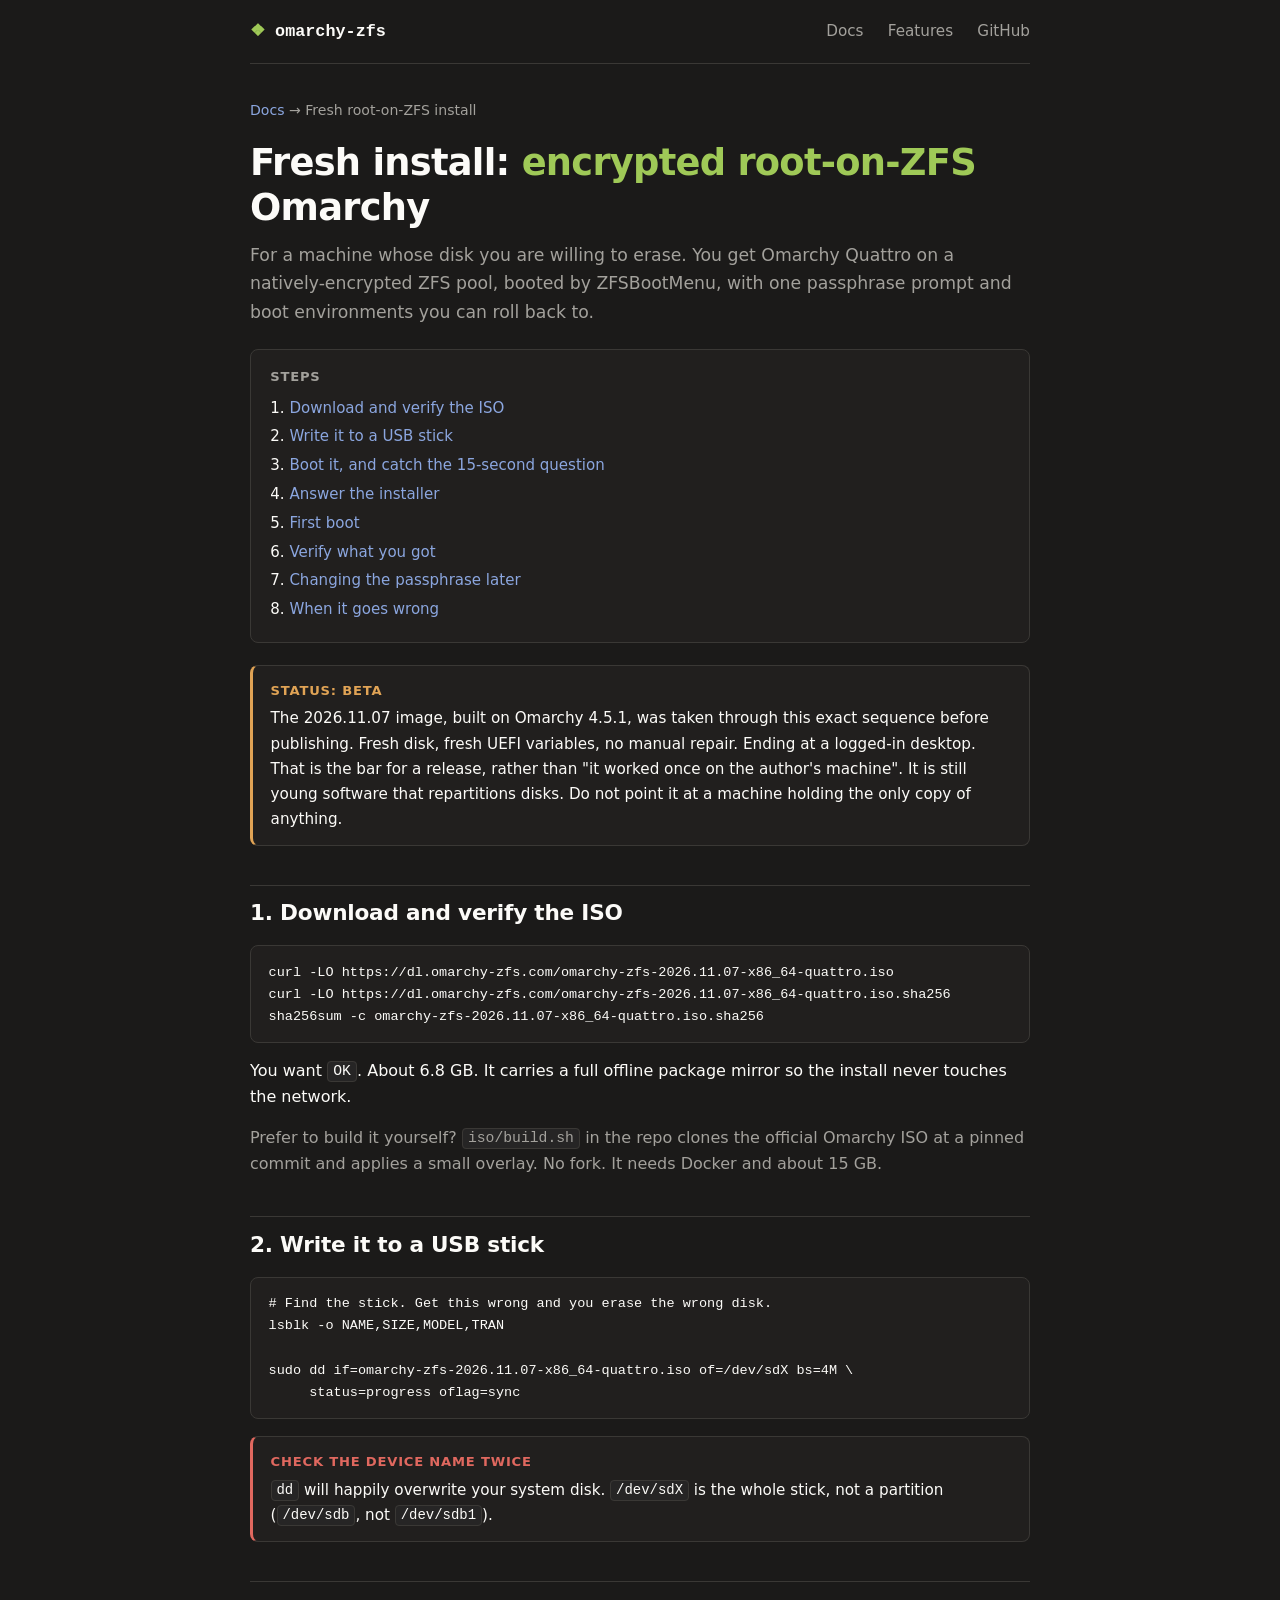
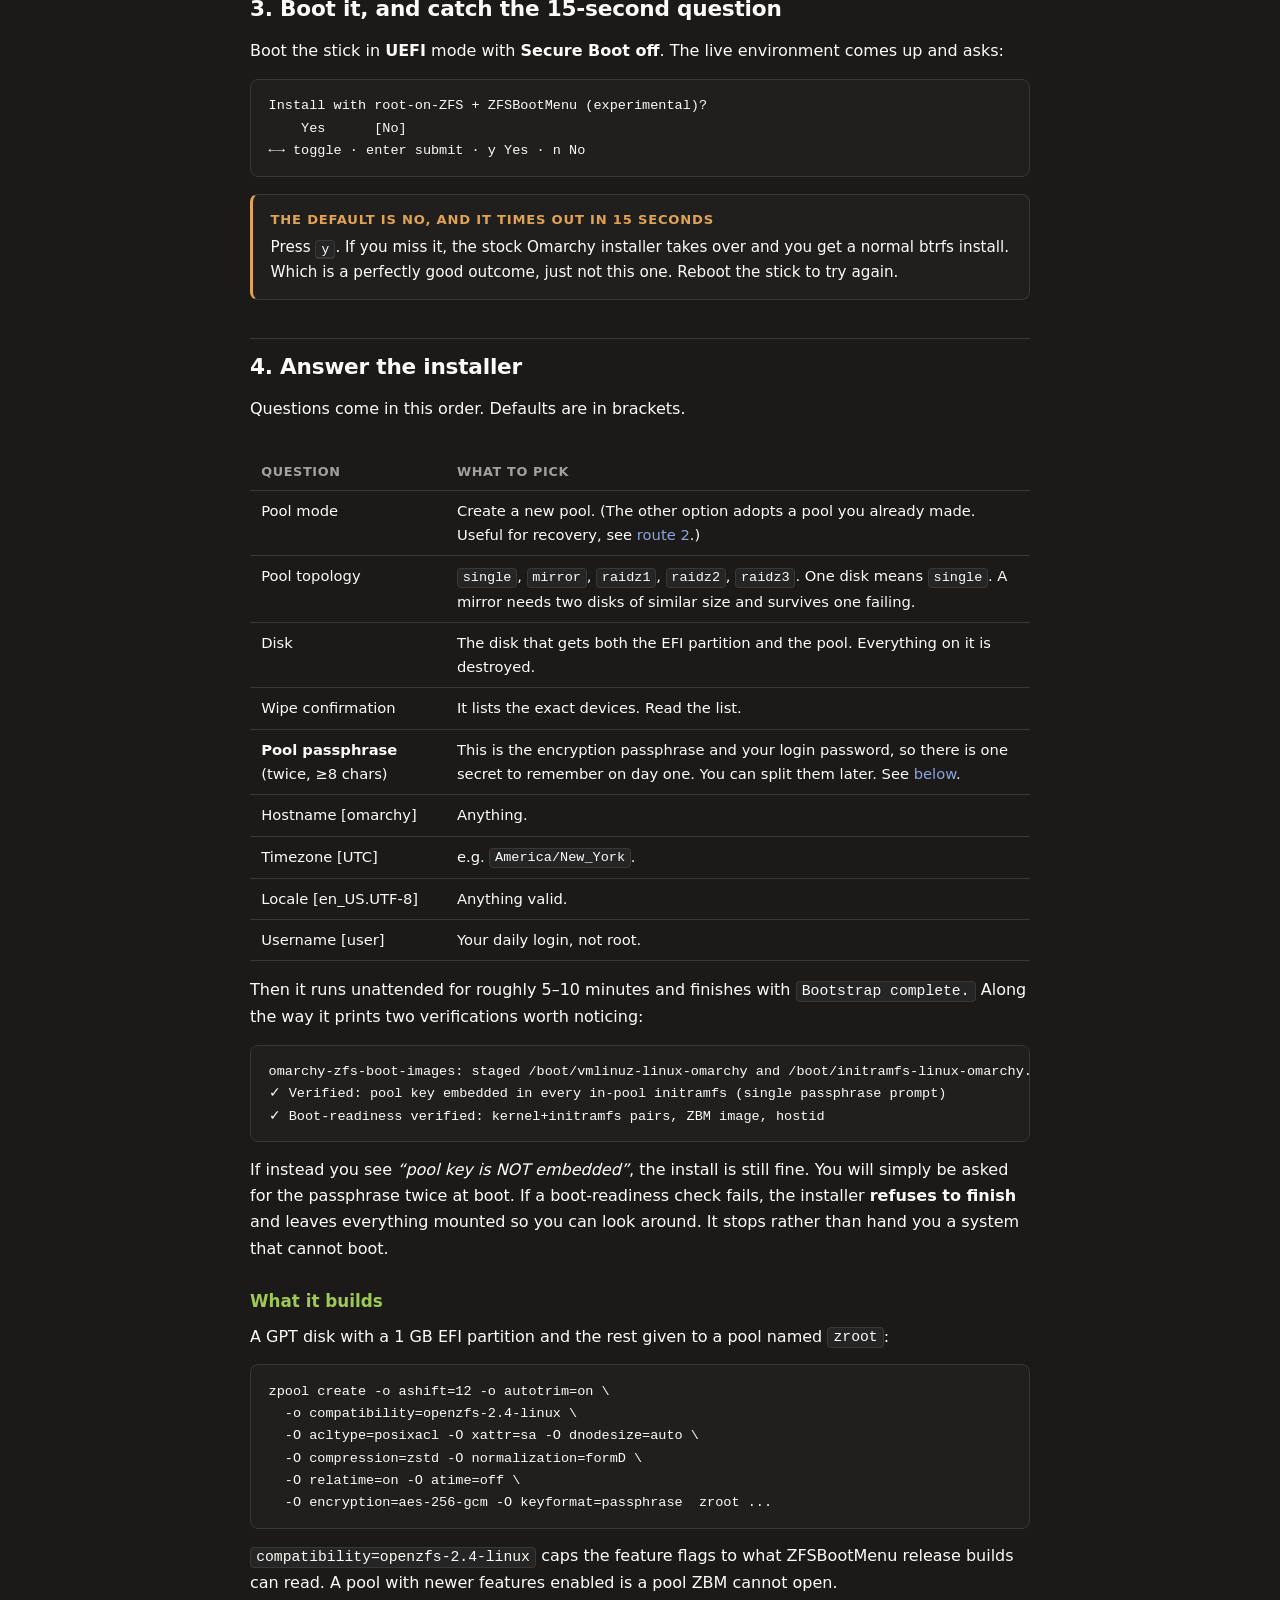
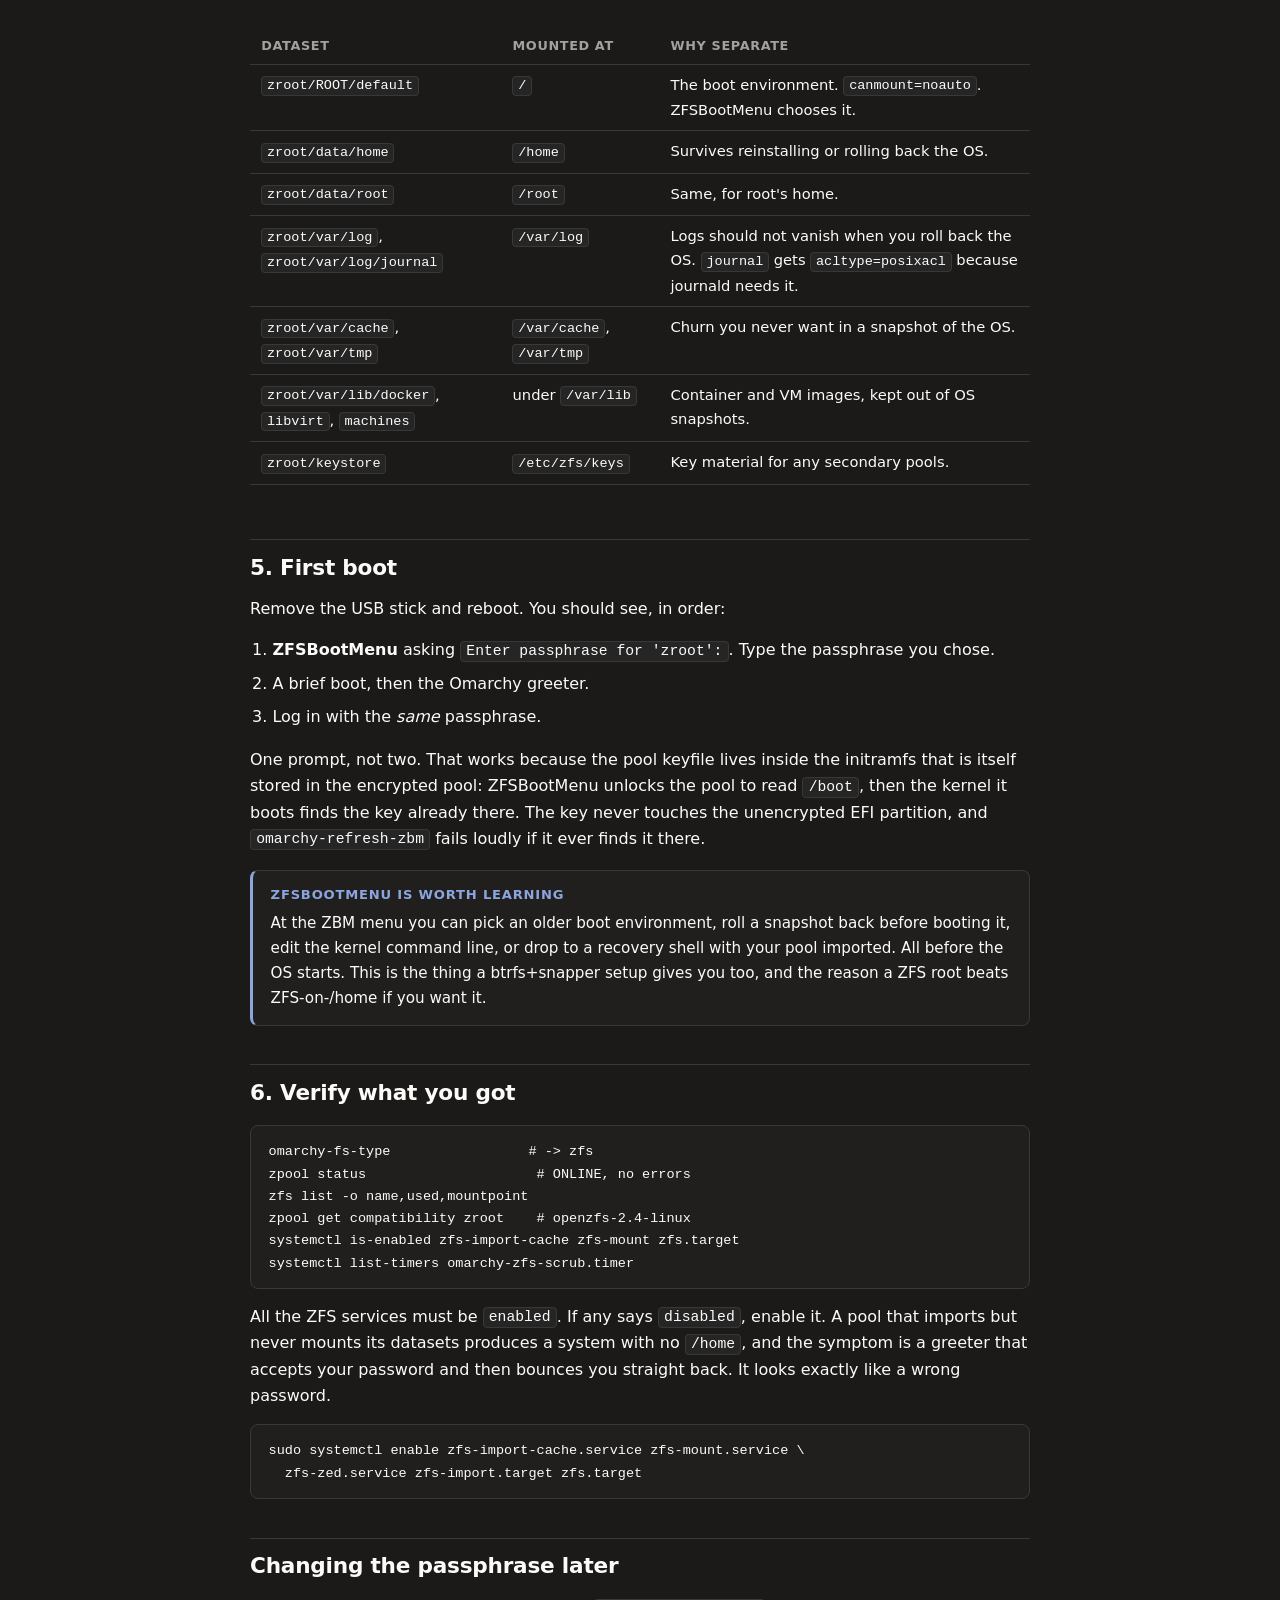
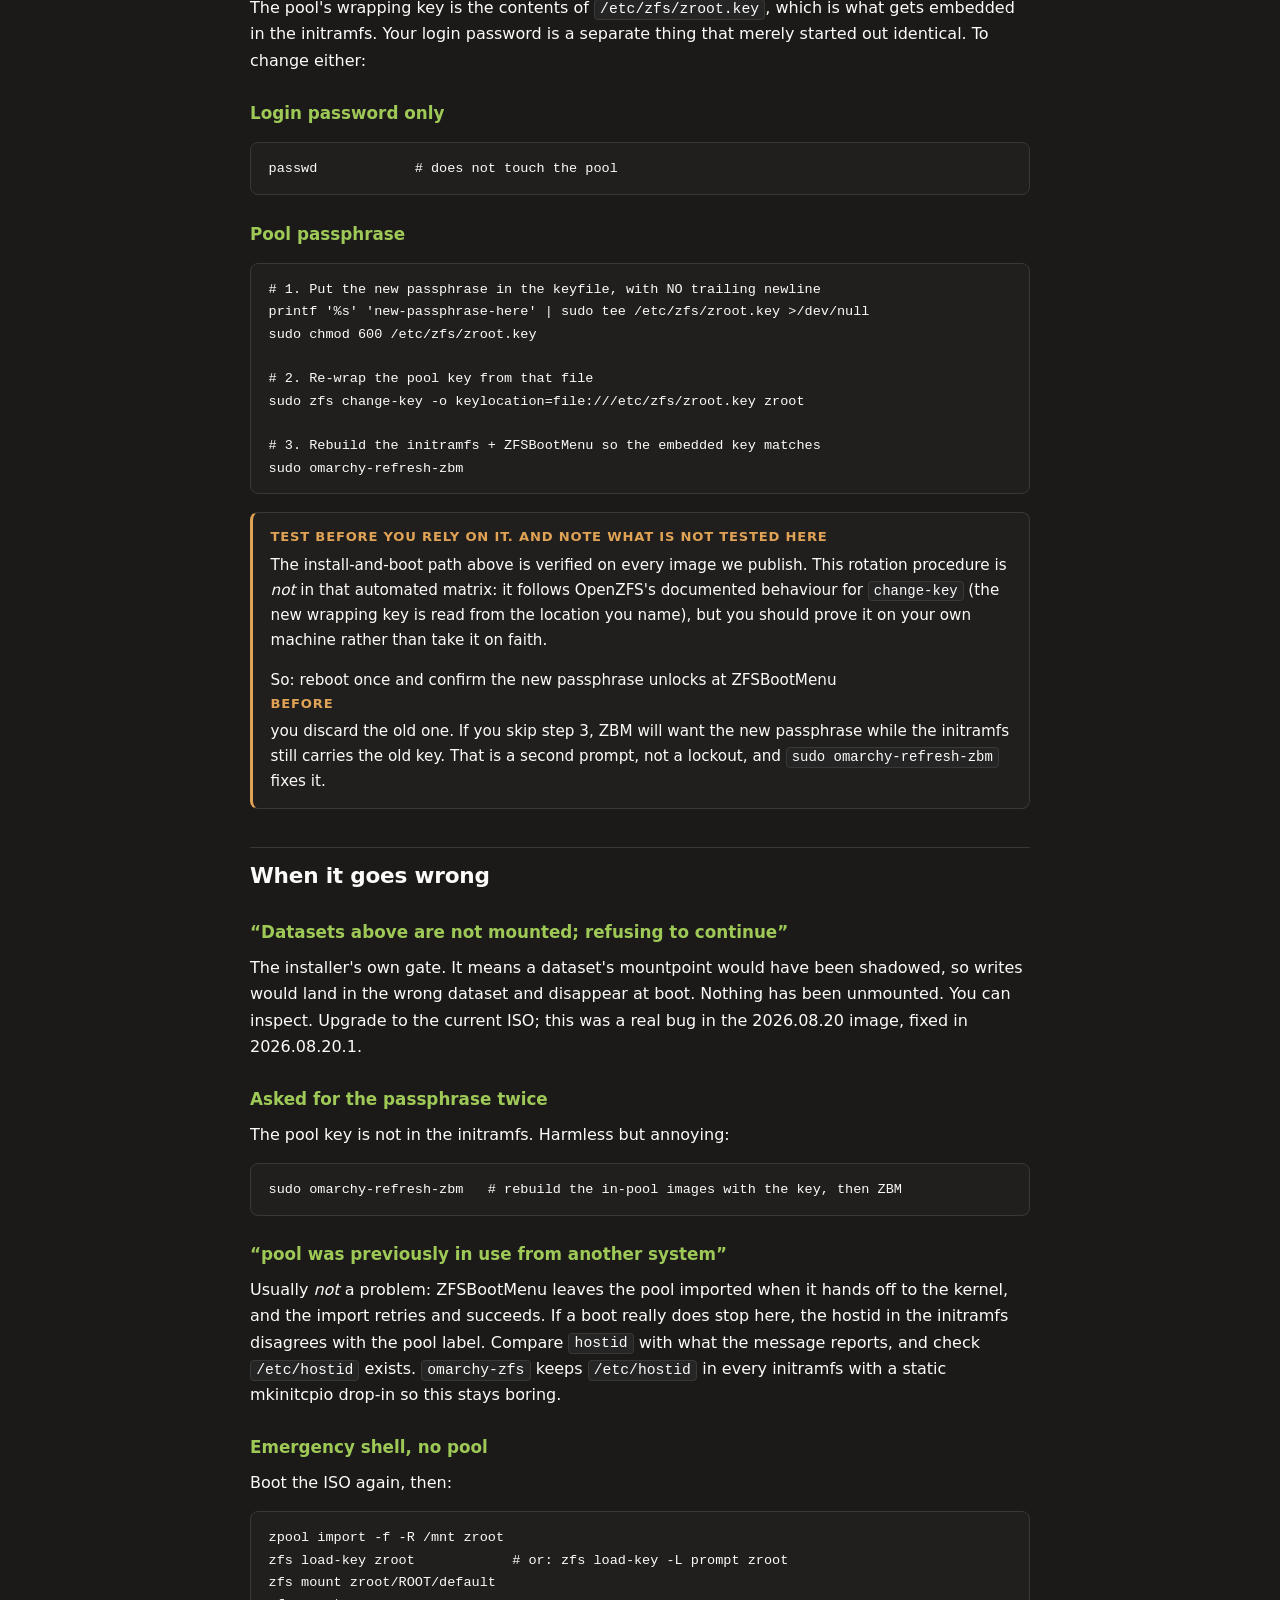
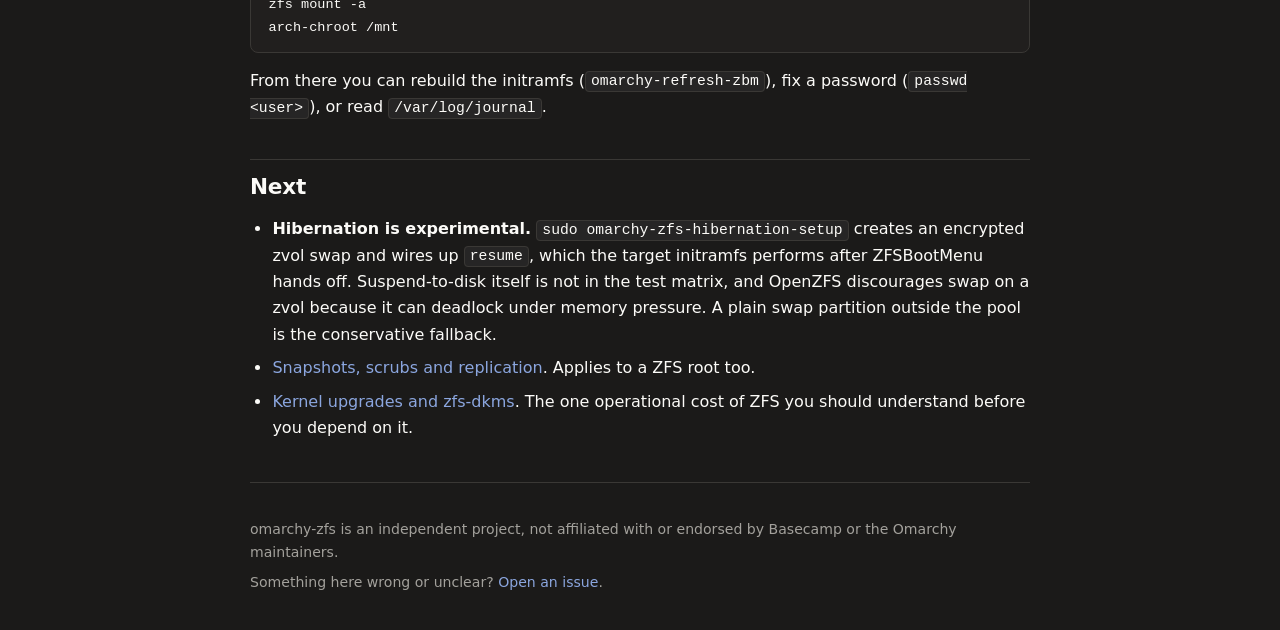
<file: docs/fresh-install.html>
<!doctype html>
<html lang="en">
<head>
<meta charset="utf-8">
<meta name="viewport" content="width=device-width,initial-scale=1">
<title>Fresh root-on-ZFS Omarchy install (encrypted, ZFSBootMenu) | omarchy-zfs docs</title>
<meta name="description" content="Step-by-step: install Omarchy Quattro on an encrypted root-on-ZFS pool with ZFSBootMenu and boot environments, using the omarchy-zfs ISO. One passphrase at boot, dataset layout explained, verification and recovery included.">
<link rel="canonical" href="https://omarchy-zfs.com/docs/fresh-install">
<meta property="og:type" content="article">
<meta property="og:url" content="https://omarchy-zfs.com/docs/fresh-install">
<meta property="og:title" content="Fresh root-on-ZFS Omarchy install">
<meta property="og:description" content="Install Omarchy Quattro onto an encrypted ZFS root with ZFSBootMenu.">
<link rel="icon" href="data:image/svg+xml,<svg xmlns='http://www.w3.org/2000/svg' viewBox='0 0 100 100'><text y='.9em' font-size='90'>🌲</text></svg>">
<link rel="stylesheet" href="/docs/docs.css">
<script type="application/ld+json">
{
  "@context":"https://schema.org",
  "@type":"HowTo",
  "name":"Install Omarchy Quattro on an encrypted root-on-ZFS pool",
  "description":"Install Omarchy on ZFS with native whole-pool encryption and ZFSBootMenu, using the omarchy-zfs ISO.",
  "url":"https://omarchy-zfs.com/docs/fresh-install",
  "totalTime":"PT40M",
  "tool":[{"@type":"HowToTool","name":"USB stick, 8 GB or larger"},{"@type":"HowToTool","name":"UEFI machine with Secure Boot disabled"}],
  "step":[
    {"@type":"HowToStep","name":"Download and verify the ISO","url":"https://omarchy-zfs.com/docs/fresh-install#download"},
    {"@type":"HowToStep","name":"Write it to a USB stick","url":"https://omarchy-zfs.com/docs/fresh-install#write"},
    {"@type":"HowToStep","name":"Boot and choose the ZFS path","url":"https://omarchy-zfs.com/docs/fresh-install#boot"},
    {"@type":"HowToStep","name":"Answer the installer's questions","url":"https://omarchy-zfs.com/docs/fresh-install#questions"},
    {"@type":"HowToStep","name":"First boot","url":"https://omarchy-zfs.com/docs/fresh-install#firstboot"},
    {"@type":"HowToStep","name":"Verify the install","url":"https://omarchy-zfs.com/docs/fresh-install#verify"}
  ]
}
</script>
</head>
<body>
<div class="wrap">
<header class="site">
  <div class="brand"><span>❖</span> <a href="/">omarchy-zfs</a></div>
  <nav>
    <a href="/docs/">Docs</a>
    <a href="/#features">Features</a>
    <a href="https://github.com/peteonrails/omarchy-zfs">GitHub</a>
  </nav>
</header>

<main>
<p class="crumb"><a href="/docs/">Docs</a> → Fresh root-on-ZFS install</p>
<h1>Fresh install: <em>encrypted root-on-ZFS</em> Omarchy</h1>
<p class="lede">For a machine whose disk you are willing to erase. You get Omarchy
Quattro on a natively-encrypted ZFS pool, booted by ZFSBootMenu, with one
passphrase prompt and boot environments you can roll back to.</p>

<div class="toc">
  <h2>Steps</h2>
  <ol>
    <li><a href="#download">Download and verify the ISO</a></li>
    <li><a href="#write">Write it to a USB stick</a></li>
    <li><a href="#boot">Boot it, and catch the 15-second question</a></li>
    <li><a href="#questions">Answer the installer</a></li>
    <li><a href="#firstboot">First boot</a></li>
    <li><a href="#verify">Verify what you got</a></li>
    <li><a href="#passphrase">Changing the passphrase later</a></li>
    <li><a href="#wrong">When it goes wrong</a></li>
  </ol>
</div>

<div class="warn">
  <strong>Status: beta</strong>
  <p>The 2026.11.07 image, built on Omarchy 4.5.1, was taken through this exact sequence before
  publishing. Fresh disk, fresh UEFI variables, no manual repair. Ending at a
  logged-in desktop. That is the bar for a release, rather than "it worked once
  on the author's machine". It is still young software that repartitions disks.
  Do not point it at a machine holding the only copy of anything.</p>
</div>

<h2 id="download">1. Download and verify the ISO</h2>
<pre><code>curl -LO https://dl.omarchy-zfs.com/omarchy-zfs-2026.11.07-x86_64-quattro.iso
curl -LO https://dl.omarchy-zfs.com/omarchy-zfs-2026.11.07-x86_64-quattro.iso.sha256
sha256sum -c omarchy-zfs-2026.11.07-x86_64-quattro.iso.sha256</code></pre>
<p>You want <code>OK</code>. About 6.8 GB. It carries a full offline package
mirror so the install never touches the network.</p>
<p class="dim">Prefer to build it yourself? <code>iso/build.sh</code> in the repo
clones the official Omarchy ISO at a pinned commit and applies a small overlay. No fork. It needs Docker and about 15 GB.</p>

<h2 id="write">2. Write it to a USB stick</h2>
<pre><code># Find the stick. Get this wrong and you erase the wrong disk.
lsblk -o NAME,SIZE,MODEL,TRAN

sudo dd if=omarchy-zfs-2026.11.07-x86_64-quattro.iso of=/dev/sdX bs=4M \
     status=progress oflag=sync</code></pre>
<div class="danger">
  <strong>Check the device name twice</strong>
  <p><code>dd</code> will happily overwrite your system disk. <code>/dev/sdX</code>
  is the whole stick, not a partition (<code>/dev/sdb</code>, not
  <code>/dev/sdb1</code>).</p>
</div>

<h2 id="boot">3. Boot it, and catch the 15-second question</h2>
<p>Boot the stick in <strong>UEFI</strong> mode with <strong>Secure Boot
off</strong>. The live environment comes up and asks:</p>
<pre><code>Install with root-on-ZFS + ZFSBootMenu (experimental)?
    Yes      [No]
←→ toggle · enter submit · y Yes · n No</code></pre>
<div class="warn">
  <strong>The default is No, and it times out in 15 seconds</strong>
  <p>Press <kbd>y</kbd>. If you miss it, the stock Omarchy installer takes over
  and you get a normal btrfs install. Which is a perfectly good outcome, just
  not this one. Reboot the stick to try again.</p>
</div>

<h2 id="questions">4. Answer the installer</h2>
<p>Questions come in this order. Defaults are in brackets.</p>
<div class="tablewrap">
<table>
  <tr><th>Question</th><th>What to pick</th></tr>
  <tr><td>Pool mode</td><td>Create a new pool. (The other option adopts a pool
      you already made. Useful for recovery, see
      <a href="/docs/zfs-root-existing">route 2</a>.)</td></tr>
  <tr><td>Pool topology</td><td><code>single</code>, <code>mirror</code>,
      <code>raidz1</code>, <code>raidz2</code>, <code>raidz3</code>. One disk
      means <code>single</code>. A mirror needs two disks of similar size and
      survives one failing.</td></tr>
  <tr><td>Disk</td><td>The disk that gets both the EFI partition and the pool.
      Everything on it is destroyed.</td></tr>
  <tr><td>Wipe confirmation</td><td>It lists the exact devices. Read the list.</td></tr>
  <tr><td><strong>Pool passphrase</strong> (twice, ≥8 chars)</td>
      <td>This is the encryption passphrase and your login password, so there
      is one secret to remember on day one. You can split them later. See
      <a href="#passphrase">below</a>.</td></tr>
  <tr><td>Hostname [omarchy]</td><td>Anything.</td></tr>
  <tr><td>Timezone [UTC]</td><td>e.g. <code>America/New_York</code>.</td></tr>
  <tr><td>Locale [en_US.UTF-8]</td><td>Anything valid.</td></tr>
  <tr><td>Username [user]</td><td>Your daily login, not root.</td></tr>
</table>
</div>
<p>Then it runs unattended for roughly 5–10 minutes and finishes with
<code>Bootstrap complete.</code> Along the way it prints two verifications worth
noticing:</p>
<pre><code>omarchy-zfs-boot-images: staged /boot/vmlinuz-linux-omarchy and /boot/initramfs-linux-omarchy.img (key verified)
✓ Verified: pool key embedded in every in-pool initramfs (single passphrase prompt)
✓ Boot-readiness verified: kernel+initramfs pairs, ZBM image, hostid</code></pre>
<p>If instead you see <em>“pool key is NOT embedded”</em>, the install is still
fine. You will simply be asked for the passphrase twice at boot. If a
boot-readiness check fails, the installer <strong>refuses to finish</strong> and
leaves everything mounted so you can look around. It stops rather than hand you a
system that cannot boot.</p>

<h3>What it builds</h3>
<p>A GPT disk with a 1 GB EFI partition and the rest given to a pool named
<code>zroot</code>:</p>
<pre><code>zpool create -o ashift=12 -o autotrim=on \
  -o compatibility=openzfs-2.4-linux \
  -O acltype=posixacl -O xattr=sa -O dnodesize=auto \
  -O compression=zstd -O normalization=formD \
  -O relatime=on -O atime=off \
  -O encryption=aes-256-gcm -O keyformat=passphrase  zroot ...</code></pre>
<p><code>compatibility=openzfs-2.4-linux</code> caps the feature flags to what
ZFSBootMenu release builds can read. A pool with newer features enabled is a
pool ZBM cannot open.</p>
<div class="tablewrap">
<table>
  <tr><th>Dataset</th><th>Mounted at</th><th>Why separate</th></tr>
  <tr><td><code>zroot/ROOT/default</code></td><td><code>/</code></td><td>The boot environment. <code>canmount=noauto</code>. ZFSBootMenu chooses it.</td></tr>
  <tr><td><code>zroot/data/home</code></td><td><code>/home</code></td><td>Survives reinstalling or rolling back the OS.</td></tr>
  <tr><td><code>zroot/data/root</code></td><td><code>/root</code></td><td>Same, for root's home.</td></tr>
  <tr><td><code>zroot/var/log</code>, <code>zroot/var/log/journal</code></td><td><code>/var/log</code></td><td>Logs should not vanish when you roll back the OS. <code>journal</code> gets <code>acltype=posixacl</code> because journald needs it.</td></tr>
  <tr><td><code>zroot/var/cache</code>, <code>zroot/var/tmp</code></td><td><code>/var/cache</code>, <code>/var/tmp</code></td><td>Churn you never want in a snapshot of the OS.</td></tr>
  <tr><td><code>zroot/var/lib/docker</code>, <code>libvirt</code>, <code>machines</code></td><td>under <code>/var/lib</code></td><td>Container and VM images, kept out of OS snapshots.</td></tr>
  <tr><td><code>zroot/keystore</code></td><td><code>/etc/zfs/keys</code></td><td>Key material for any secondary pools.</td></tr>
</table>
</div>

<h2 id="firstboot">5. First boot</h2>
<p>Remove the USB stick and reboot. You should see, in order:</p>
<ol>
  <li><strong>ZFSBootMenu</strong> asking
  <code>Enter passphrase for 'zroot':</code>. Type the passphrase you chose.</li>
  <li>A brief boot, then the Omarchy greeter.</li>
  <li>Log in with the <em>same</em> passphrase.</li>
</ol>
<p>One prompt, not two. That works because the pool keyfile lives inside the
initramfs that is itself stored in the encrypted pool: ZFSBootMenu unlocks the
pool to read <code>/boot</code>, then the kernel it boots finds the key already
there. The key never touches the unencrypted EFI partition, and
<code>omarchy-refresh-zbm</code> fails loudly if it ever finds it there.</p>
<div class="note">
  <strong>ZFSBootMenu is worth learning</strong>
  <p>At the ZBM menu you can pick an older boot environment, roll a snapshot
  back before booting it, edit the kernel command line, or drop to a recovery
  shell with your pool imported. All before the OS starts. This is the thing a
  btrfs+snapper setup gives you too, and the reason a ZFS root beats
  ZFS-on-/home if you want it.</p>
</div>

<h2 id="verify">6. Verify what you got</h2>
<pre><code>omarchy-fs-type                 # -> zfs
zpool status                     # ONLINE, no errors
zfs list -o name,used,mountpoint
zpool get compatibility zroot    # openzfs-2.4-linux
systemctl is-enabled zfs-import-cache zfs-mount zfs.target
systemctl list-timers omarchy-zfs-scrub.timer</code></pre>
<p>All the ZFS services must be <code>enabled</code>. If any says
<code>disabled</code>, enable it. A pool that imports but never mounts its
datasets produces a system with no <code>/home</code>, and the symptom is a
greeter that accepts your password and then bounces you straight back. It looks
exactly like a wrong password.</p>
<pre><code>sudo systemctl enable zfs-import-cache.service zfs-mount.service \
  zfs-zed.service zfs-import.target zfs.target</code></pre>

<h2 id="passphrase">Changing the passphrase later</h2>
<p>The pool's wrapping key is the contents of <code>/etc/zfs/zroot.key</code>,
which is what gets embedded in the initramfs. Your login password is a separate
thing that merely started out identical. To change either:</p>
<h3>Login password only</h3>
<pre><code>passwd            # does not touch the pool</code></pre>
<h3>Pool passphrase</h3>
<pre><code># 1. Put the new passphrase in the keyfile, with NO trailing newline
printf '%s' 'new-passphrase-here' | sudo tee /etc/zfs/zroot.key >/dev/null
sudo chmod 600 /etc/zfs/zroot.key

# 2. Re-wrap the pool key from that file
sudo zfs change-key -o keylocation=file:///etc/zfs/zroot.key zroot

# 3. Rebuild the initramfs + ZFSBootMenu so the embedded key matches
sudo omarchy-refresh-zbm</code></pre>
<div class="warn">
  <strong>Test before you rely on it. And note what is not tested here</strong>
  <p>The install-and-boot path above is verified on every image we publish. This
  rotation procedure is <em>not</em> in that automated matrix: it follows
  OpenZFS's documented behaviour for <code>change-key</code> (the new wrapping
  key is read from the location you name), but you should prove it on your own
  machine rather than take it on faith.</p>
  <p>So: reboot once and confirm the new passphrase unlocks at ZFSBootMenu
  <strong>before</strong> you discard the old one. If you skip step 3, ZBM will
  want the new passphrase while the initramfs still carries the old key. That
  is a second prompt, not a lockout, and
  <code>sudo omarchy-refresh-zbm</code> fixes it.</p>
</div>

<h2 id="wrong">When it goes wrong</h2>
<h3>“Datasets above are not mounted; refusing to continue”</h3>
<p>The installer's own gate. It means a dataset's mountpoint would have been
shadowed, so writes would land in the wrong dataset and disappear at boot.
Nothing has been unmounted. You can inspect. Upgrade to the current ISO; this
was a real bug in the 2026.08.20 image, fixed in 2026.08.20.1.</p>

<h3>Asked for the passphrase twice</h3>
<p>The pool key is not in the initramfs. Harmless but annoying:</p>
<pre><code>sudo omarchy-refresh-zbm   # rebuild the in-pool images with the key, then ZBM</code></pre>

<h3>“pool was previously in use from another system”</h3>
<p>Usually <em>not</em> a problem: ZFSBootMenu leaves the pool imported when it
hands off to the kernel, and the import retries and succeeds. If a boot really
does stop here, the hostid in the initramfs disagrees with the pool label. Compare <code>hostid</code> with what the message reports, and check
<code>/etc/hostid</code> exists. <code>omarchy-zfs</code> keeps
<code>/etc/hostid</code> in every initramfs with a static mkinitcpio drop-in so
this stays boring.</p>

<h3>Emergency shell, no pool</h3>
<p>Boot the ISO again, then:</p>
<pre><code>zpool import -f -R /mnt zroot
zfs load-key zroot            # or: zfs load-key -L prompt zroot
zfs mount zroot/ROOT/default
zfs mount -a
arch-chroot /mnt</code></pre>
<p>From there you can rebuild the initramfs (<code>omarchy-refresh-zbm</code>),
fix a password (<code>passwd &lt;user&gt;</code>), or read
<code>/var/log/journal</code>.</p>

<h2>Next</h2>
<ul>
  <li><strong>Hibernation is experimental.</strong>
  <code>sudo omarchy-zfs-hibernation-setup</code> creates an encrypted zvol swap
  and wires up <code>resume</code>, which the target initramfs performs after
  ZFSBootMenu hands off. Suspend-to-disk itself is not in the test matrix, and
  OpenZFS discourages swap on a zvol because it can deadlock under memory
  pressure. A plain swap partition outside the pool is the conservative
  fallback.</li>
  <li><a href="/docs/zfs-home#snapshots">Snapshots, scrubs and replication</a>. Applies to a ZFS root too.</li>
  <li><a href="/docs/zfs-home#kernel">Kernel upgrades and zfs-dkms</a>. The one
  operational cost of ZFS you should understand before you depend on it.</li>
</ul>

<footer>
  <p>omarchy-zfs is an independent project, not affiliated with or endorsed by
  Basecamp or the Omarchy maintainers.</p>
  <p>Something here wrong or unclear?
  <a href="https://github.com/peteonrails/omarchy-zfs/issues">Open an issue</a>.</p>
</footer>
</main>
</div>
</body>
</html>
</file>
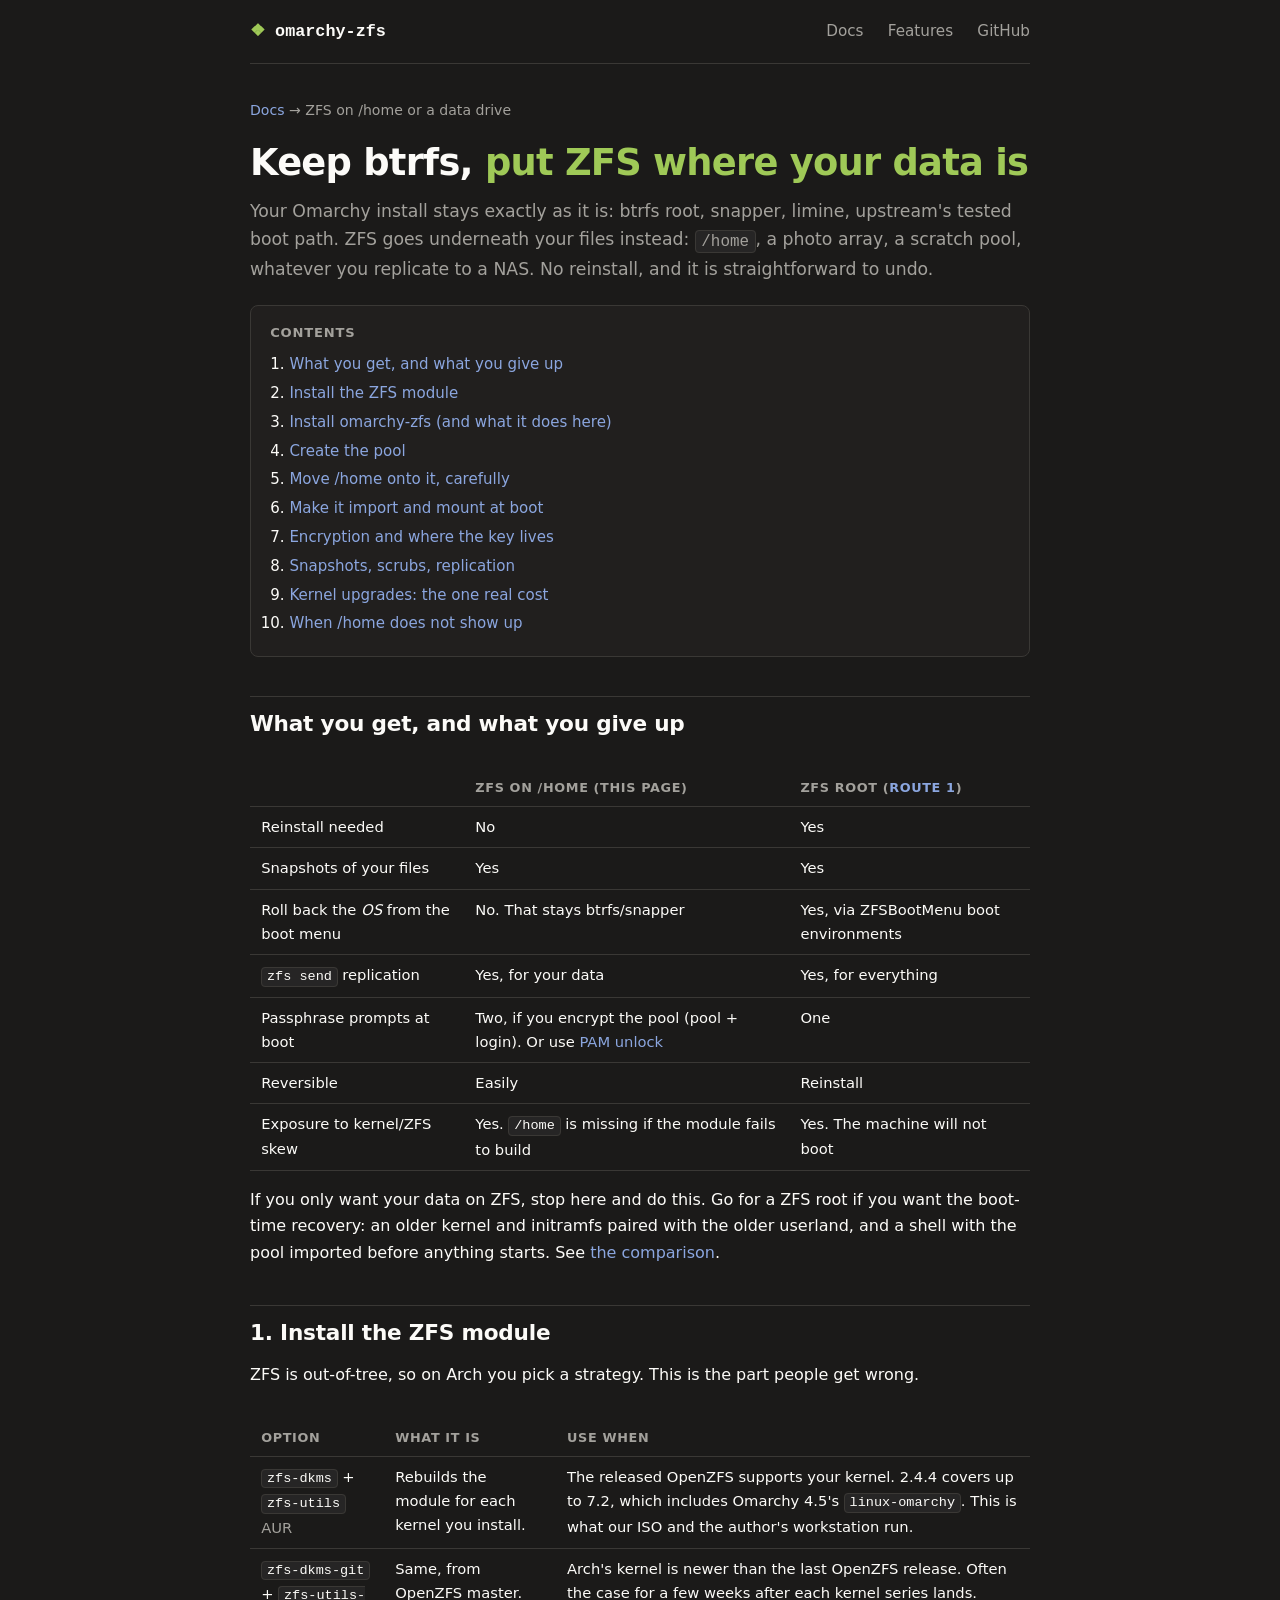
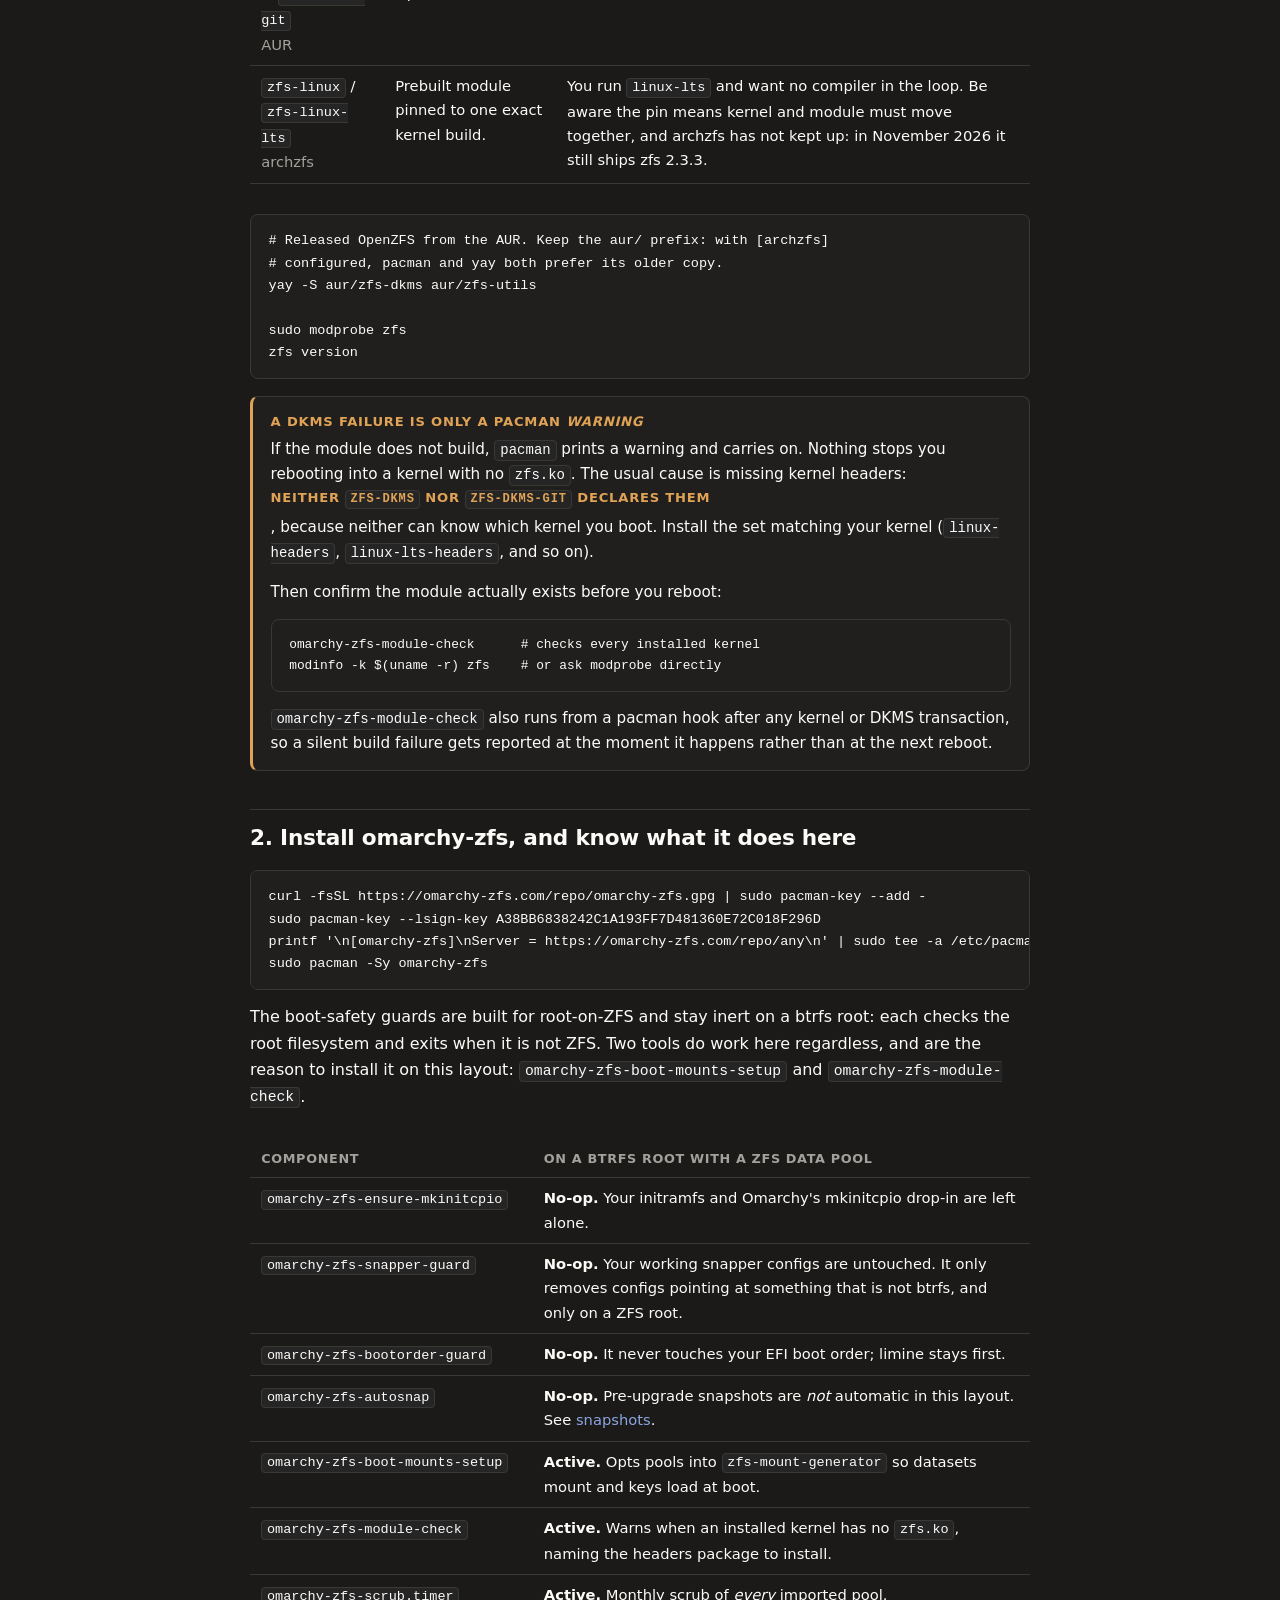
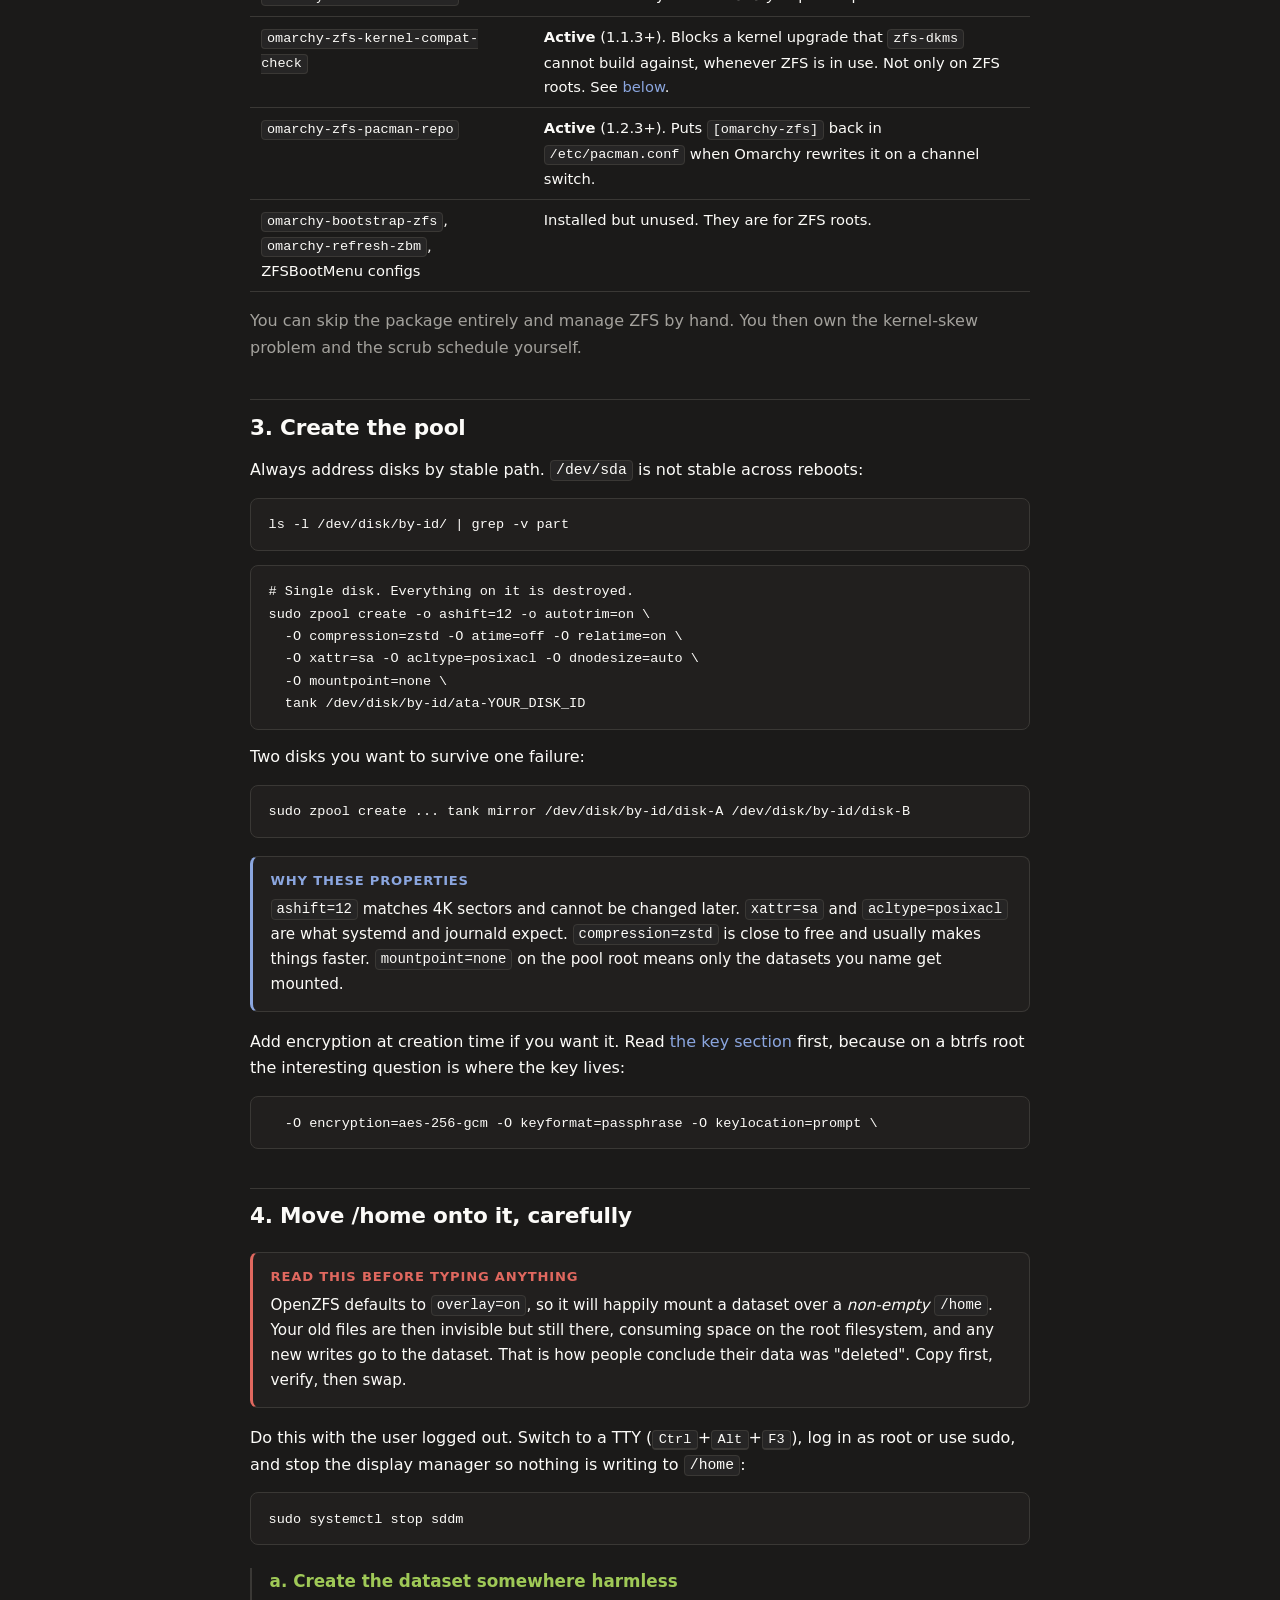
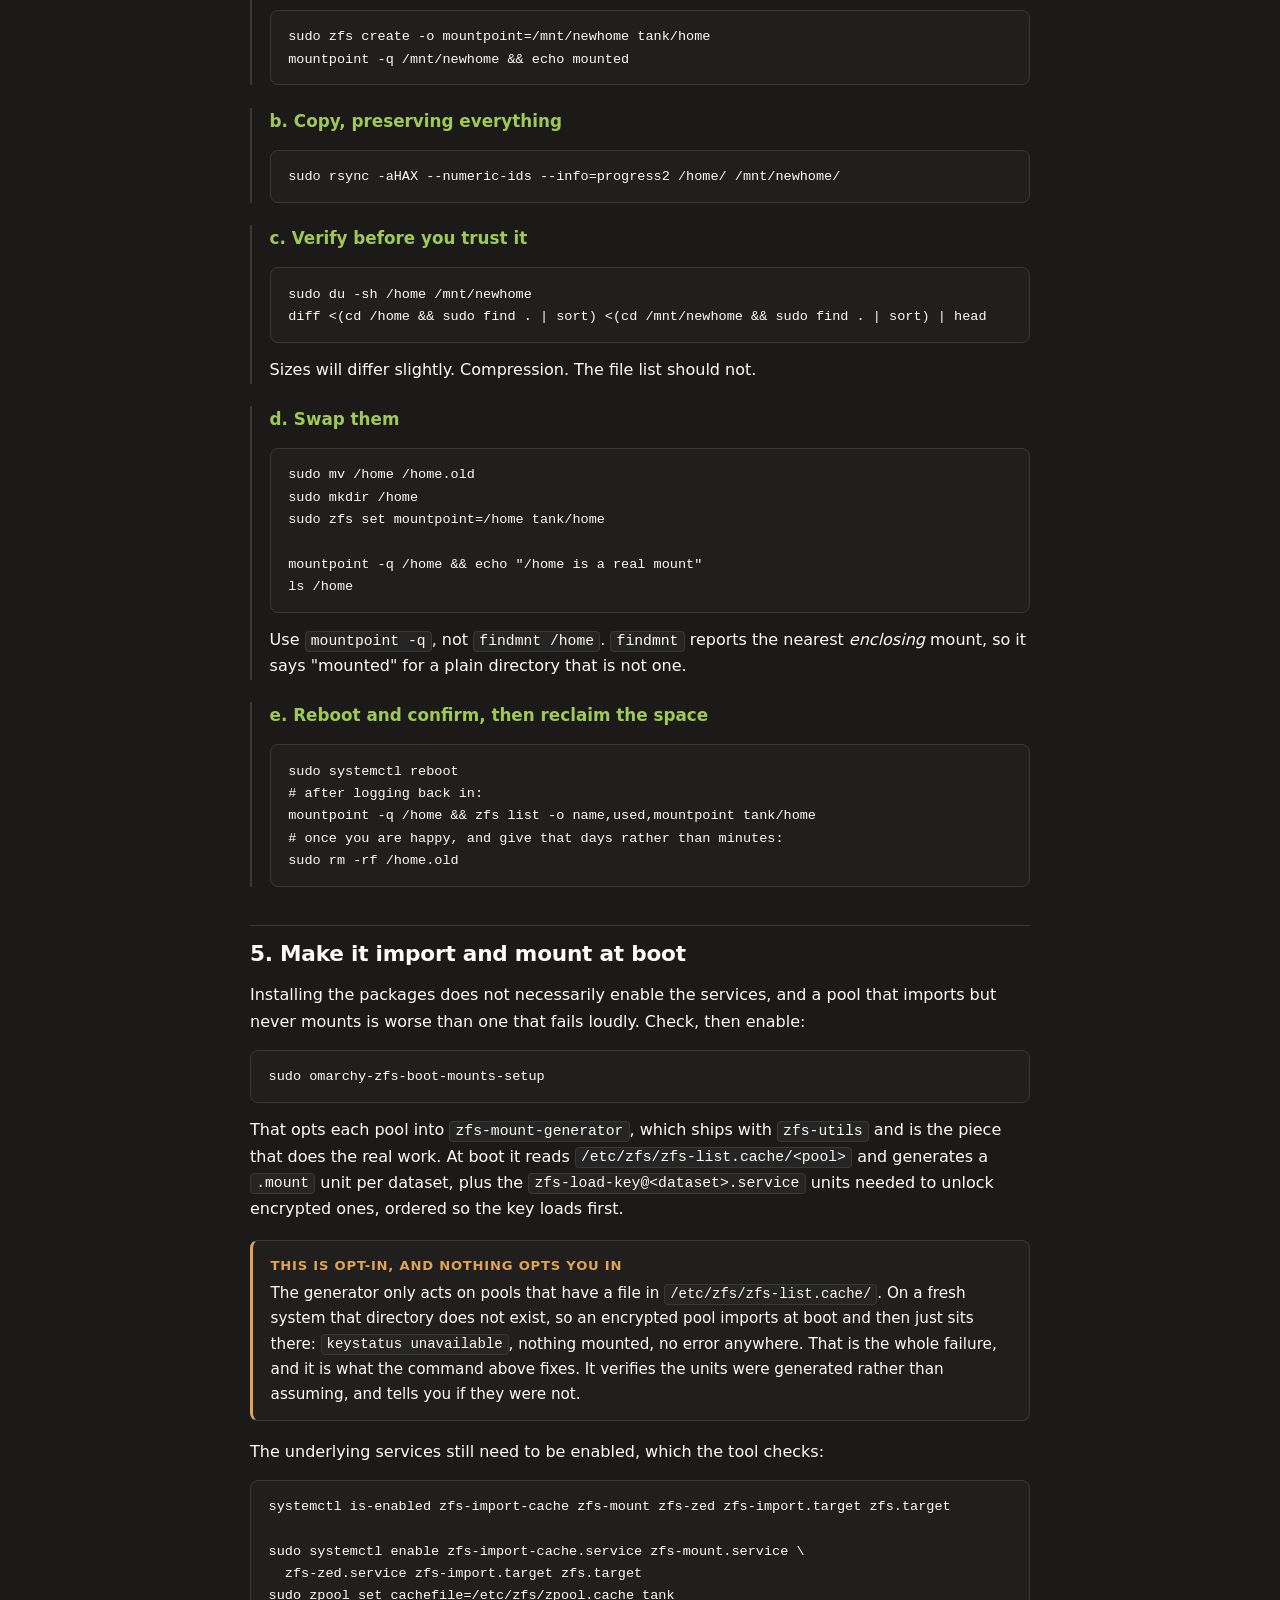
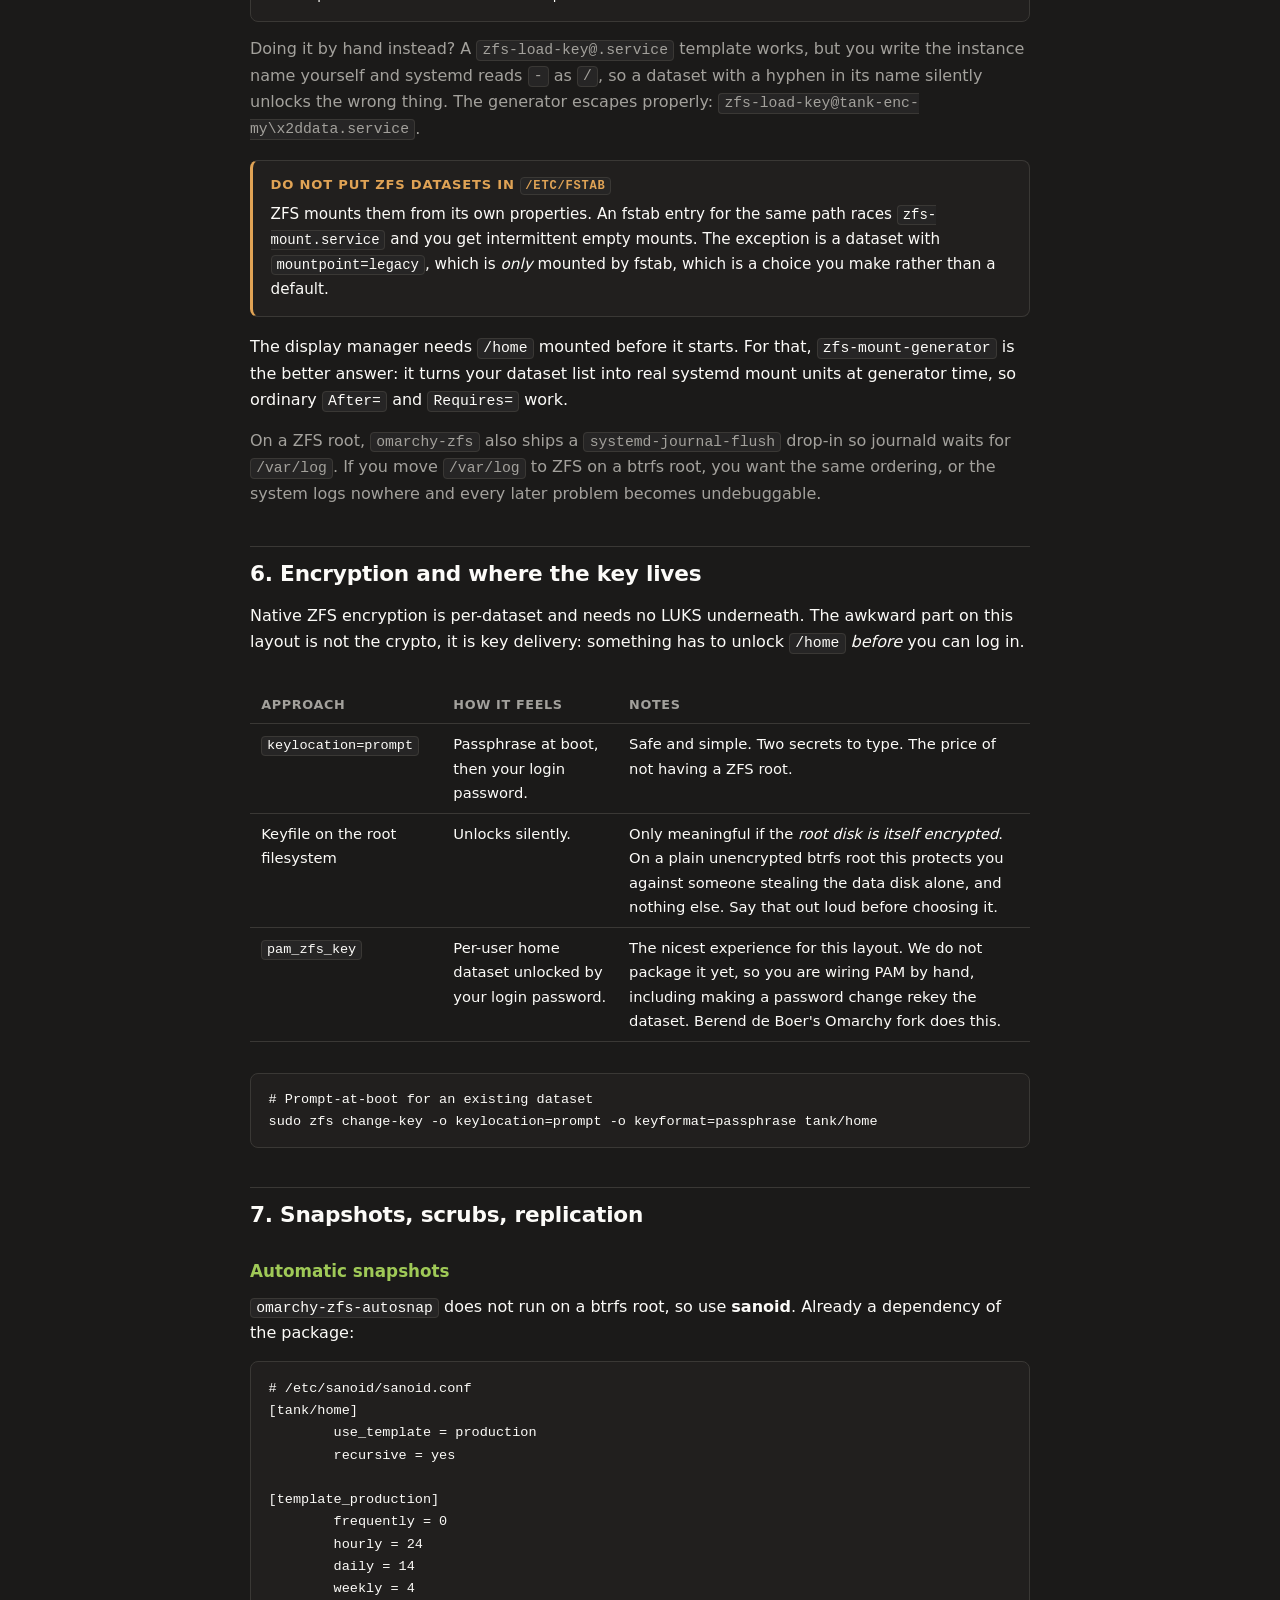
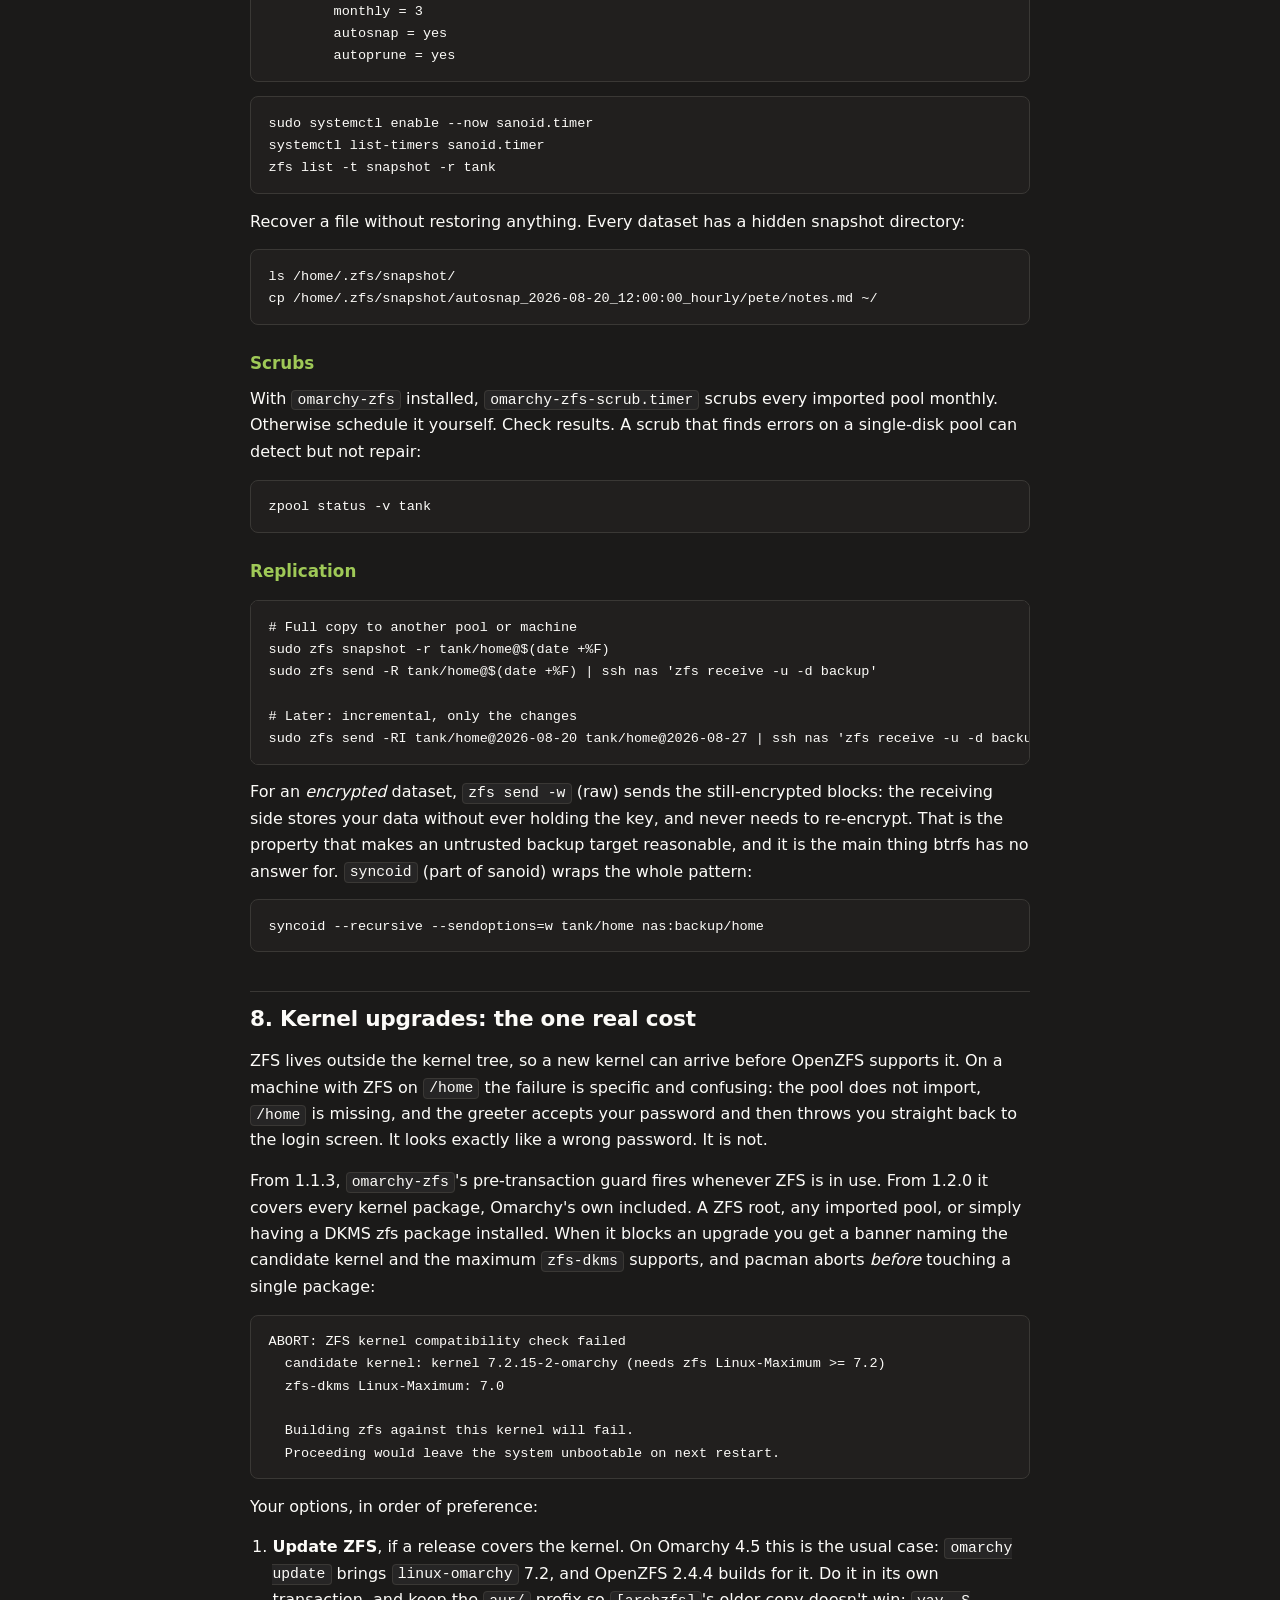
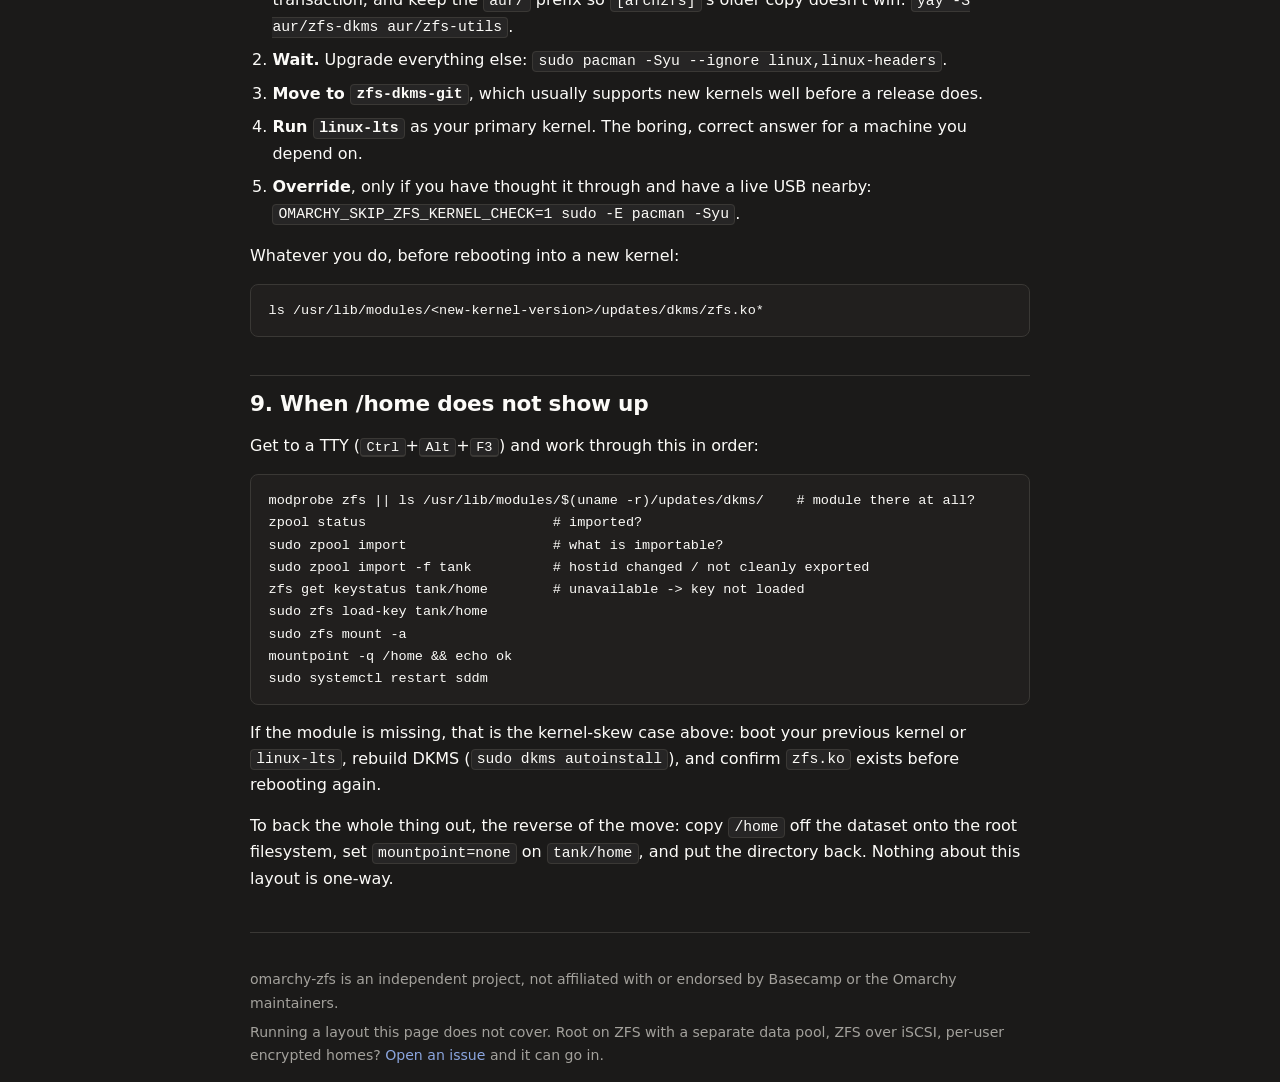
<file: docs/zfs-home.html>
<!doctype html>
<html lang="en">
<head>
<meta charset="utf-8">
<meta name="viewport" content="width=device-width,initial-scale=1">
<title>ZFS on /home or a data drive, with a btrfs Omarchy root | omarchy-zfs docs</title>
<meta name="description" content="Keep Omarchy's btrfs root and put ZFS on /home or a separate data pool: installing the ZFS module on Arch, creating the pool, moving /home safely, boot-time import and key handling, sanoid snapshots, scrubs, replication, and surviving kernel upgrades.">
<link rel="canonical" href="https://omarchy-zfs.com/docs/zfs-home">
<meta property="og:type" content="article">
<meta property="og:url" content="https://omarchy-zfs.com/docs/zfs-home">
<meta property="og:title" content="ZFS on /home or a data drive, with a btrfs Omarchy root">
<meta property="og:description" content="The least invasive way to run ZFS on Omarchy. Leave the root filesystem alone and put your data on a pool.">
<link rel="icon" href="data:image/svg+xml,<svg xmlns='http://www.w3.org/2000/svg' viewBox='0 0 100 100'><text y='.9em' font-size='90'>🌲</text></svg>">
<link rel="stylesheet" href="/docs/docs.css">
<script type="application/ld+json">
{
  "@context":"https://schema.org",
  "@type":"HowTo",
  "name":"Put ZFS on /home or a data drive while keeping Omarchy's btrfs root",
  "description":"Install the ZFS module on Omarchy Quattro, create a pool, move /home onto it safely, handle boot-time import and encryption keys, and set up snapshots, scrubs and replication.",
  "url":"https://omarchy-zfs.com/docs/zfs-home",
  "step":[
    {"@type":"HowToStep","name":"Install the ZFS module","url":"https://omarchy-zfs.com/docs/zfs-home#module"},
    {"@type":"HowToStep","name":"Create the pool","url":"https://omarchy-zfs.com/docs/zfs-home#pool"},
    {"@type":"HowToStep","name":"Move /home onto it","url":"https://omarchy-zfs.com/docs/zfs-home#movehome"},
    {"@type":"HowToStep","name":"Make it mount at boot","url":"https://omarchy-zfs.com/docs/zfs-home#boot"},
    {"@type":"HowToStep","name":"Snapshots and scrubs","url":"https://omarchy-zfs.com/docs/zfs-home#snapshots"}
  ]
}
</script>
</head>
<body>
<div class="wrap">
<header class="site">
  <div class="brand"><span>❖</span> <a href="/">omarchy-zfs</a></div>
  <nav>
    <a href="/docs/">Docs</a>
    <a href="/#features">Features</a>
    <a href="https://github.com/peteonrails/omarchy-zfs">GitHub</a>
  </nav>
</header>

<main>
<p class="crumb"><a href="/docs/">Docs</a> → ZFS on /home or a data drive</p>
<h1>Keep btrfs, <em>put ZFS where your data is</em></h1>
<p class="lede">Your Omarchy install stays exactly as it is: btrfs root, snapper,
limine, upstream's tested boot path. ZFS goes underneath your files instead:
<code>/home</code>, a photo array, a scratch pool, whatever you replicate to a
NAS. No reinstall, and it is straightforward to undo.</p>

<div class="toc">
  <h2>Contents</h2>
  <ol>
    <li><a href="#tradeoff">What you get, and what you give up</a></li>
    <li><a href="#module">Install the ZFS module</a></li>
    <li><a href="#package">Install omarchy-zfs (and what it does here)</a></li>
    <li><a href="#pool">Create the pool</a></li>
    <li><a href="#movehome">Move /home onto it, carefully</a></li>
    <li><a href="#boot">Make it import and mount at boot</a></li>
    <li><a href="#encryption">Encryption and where the key lives</a></li>
    <li><a href="#snapshots">Snapshots, scrubs, replication</a></li>
    <li><a href="#kernel">Kernel upgrades: the one real cost</a></li>
    <li><a href="#recovery">When /home does not show up</a></li>
  </ol>
</div>

<h2 id="tradeoff">What you get, and what you give up</h2>
<div class="tablewrap">
<table>
  <tr><th></th><th>ZFS on /home (this page)</th><th>ZFS root (<a href="/docs/fresh-install">route 1</a>)</th></tr>
  <tr><td>Reinstall needed</td><td>No</td><td>Yes</td></tr>
  <tr><td>Snapshots of your files</td><td>Yes</td><td>Yes</td></tr>
  <tr><td>Roll back the <em>OS</em> from the boot menu</td><td>No. That stays btrfs/snapper</td><td>Yes, via ZFSBootMenu boot environments</td></tr>
  <tr><td><code>zfs send</code> replication</td><td>Yes, for your data</td><td>Yes, for everything</td></tr>
  <tr><td>Passphrase prompts at boot</td><td>Two, if you encrypt the pool (pool + login). Or use <a href="#pam">PAM unlock</a></td><td>One</td></tr>
  <tr><td>Reversible</td><td>Easily</td><td>Reinstall</td></tr>
  <tr><td>Exposure to kernel/ZFS skew</td><td>Yes. <code>/home</code> is missing if the module fails to build</td><td>Yes. The machine will not boot</td></tr>
</table>
</div>
<p>If you only want your data on ZFS, stop here and do this. Go for a ZFS root
if you want the boot-time recovery: an older kernel and initramfs paired with the
older userland, and a shell with the pool imported before anything starts. See
<a href="/docs/">the comparison</a>.</p>

<h2 id="module">1. Install the ZFS module</h2>
<p>ZFS is out-of-tree, so on Arch you pick a strategy. This is the part people
get wrong.</p>
<div class="tablewrap">
<table>
  <tr><th>Option</th><th>What it is</th><th>Use when</th></tr>
  <tr>
    <td><code>zfs-dkms</code> + <code>zfs-utils</code><br><span class="dim">AUR</span></td>
    <td>Rebuilds the module for each kernel you install.</td>
    <td>The released OpenZFS supports your kernel. 2.4.4 covers up to 7.2,
        which includes Omarchy 4.5's <code>linux-omarchy</code>. This is what our
        ISO and the author's workstation run.</td>
  </tr>
  <tr>
    <td><code>zfs-dkms-git</code> + <code>zfs-utils-git</code><br><span class="dim">AUR</span></td>
    <td>Same, from OpenZFS master.</td>
    <td>Arch's kernel is newer than the last OpenZFS release. Often the case
        for a few weeks after each kernel series lands.</td>
  </tr>
  <tr>
    <td><code>zfs-linux</code> / <code>zfs-linux-lts</code><br><span class="dim">archzfs</span></td>
    <td>Prebuilt module pinned to one exact kernel build.</td>
    <td>You run <code>linux-lts</code> and want no compiler in the loop. Be aware
        the pin means kernel and module must move together, and archzfs has not
        kept up: in November 2026 it still ships zfs 2.3.3.</td>
  </tr>
</table>
</div>
<pre><code># Released OpenZFS from the AUR. Keep the aur/ prefix: with [archzfs]
# configured, pacman and yay both prefer its older copy.
yay -S aur/zfs-dkms aur/zfs-utils

sudo modprobe zfs
zfs version</code></pre>
<div class="warn">
  <strong>A DKMS failure is only a pacman <em>warning</em></strong>
  <p>If the module does not build, <code>pacman</code> prints a warning and
  carries on. Nothing stops you rebooting into a kernel with no
  <code>zfs.ko</code>. The usual cause is missing kernel headers:
  <strong>neither <code>zfs-dkms</code> nor <code>zfs-dkms-git</code> declares
  them</strong>, because neither can know which kernel you boot. Install the set
  matching your kernel (<code>linux-headers</code>,
  <code>linux-lts-headers</code>, and so on).</p>
  <p>Then confirm the module actually exists before you reboot:</p>
  <pre><code>omarchy-zfs-module-check      # checks every installed kernel
modinfo -k $(uname -r) zfs    # or ask modprobe directly</code></pre>
  <p><code>omarchy-zfs-module-check</code> also runs from a pacman hook after any
  kernel or DKMS transaction, so a silent build failure gets reported at the
  moment it happens rather than at the next reboot.</p>
</div>

<h2 id="package">2. Install omarchy-zfs, and know what it does here</h2>
<pre><code>curl -fsSL https://omarchy-zfs.com/repo/omarchy-zfs.gpg | sudo pacman-key --add -
sudo pacman-key --lsign-key A38BB6838242C1A193FF7D481360E72C018F296D
printf '\n[omarchy-zfs]\nServer = https://omarchy-zfs.com/repo/any\n' | sudo tee -a /etc/pacman.conf
sudo pacman -Sy omarchy-zfs</code></pre>
<p>The boot-safety guards are built for root-on-ZFS and stay inert on a btrfs
root: each checks the root filesystem and exits when it is not ZFS. Two tools
do work here regardless, and are the reason to install it on this layout:
<code>omarchy-zfs-boot-mounts-setup</code> and
<code>omarchy-zfs-module-check</code>.</p>
<div class="tablewrap">
<table>
  <tr><th>Component</th><th>On a btrfs root with a ZFS data pool</th></tr>
  <tr><td><code>omarchy-zfs-ensure-mkinitcpio</code></td><td><strong>No-op.</strong> Your initramfs and Omarchy's mkinitcpio drop-in are left alone.</td></tr>
  <tr><td><code>omarchy-zfs-snapper-guard</code></td><td><strong>No-op.</strong> Your working snapper configs are untouched. It only removes configs pointing at something that is not btrfs, and only on a ZFS root.</td></tr>
  <tr><td><code>omarchy-zfs-bootorder-guard</code></td><td><strong>No-op.</strong> It never touches your EFI boot order; limine stays first.</td></tr>
  <tr><td><code>omarchy-zfs-autosnap</code></td><td><strong>No-op.</strong> Pre-upgrade snapshots are <em>not</em> automatic in this layout. See <a href="#snapshots">snapshots</a>.</td></tr>
  <tr><td><code>omarchy-zfs-boot-mounts-setup</code></td><td><strong>Active.</strong> Opts pools into <code>zfs-mount-generator</code> so datasets mount and keys load at boot.</td></tr>
  <tr><td><code>omarchy-zfs-module-check</code></td><td><strong>Active.</strong> Warns when an installed kernel has no <code>zfs.ko</code>, naming the headers package to install.</td></tr>
  <tr><td><code>omarchy-zfs-scrub.timer</code></td><td><strong>Active.</strong> Monthly scrub of <em>every</em> imported pool.</td></tr>
  <tr><td><code>omarchy-zfs-kernel-compat-check</code></td><td><strong>Active</strong> (1.1.3+). Blocks a kernel upgrade that <code>zfs-dkms</code> cannot build against, whenever ZFS is in use. Not only on ZFS roots. See <a href="#kernel">below</a>.</td></tr>
  <tr><td><code>omarchy-zfs-pacman-repo</code></td><td><strong>Active</strong> (1.2.3+). Puts <code>[omarchy-zfs]</code> back in <code>/etc/pacman.conf</code> when Omarchy rewrites it on a channel switch.</td></tr>
  <tr><td><code>omarchy-bootstrap-zfs</code>, <code>omarchy-refresh-zbm</code>, ZFSBootMenu configs</td><td>Installed but unused. They are for ZFS roots.</td></tr>
</table>
</div>
<p class="dim">You can skip the package entirely and manage ZFS by hand. You then
own the kernel-skew problem and the scrub schedule yourself.</p>

<h2 id="pool">3. Create the pool</h2>
<p>Always address disks by stable path. <code>/dev/sda</code> is not stable
across reboots:</p>
<pre><code>ls -l /dev/disk/by-id/ | grep -v part</code></pre>
<pre><code># Single disk. Everything on it is destroyed.
sudo zpool create -o ashift=12 -o autotrim=on \
  -O compression=zstd -O atime=off -O relatime=on \
  -O xattr=sa -O acltype=posixacl -O dnodesize=auto \
  -O mountpoint=none \
  tank /dev/disk/by-id/ata-YOUR_DISK_ID</code></pre>
<p>Two disks you want to survive one failure:</p>
<pre><code>sudo zpool create ... tank mirror /dev/disk/by-id/disk-A /dev/disk/by-id/disk-B</code></pre>
<div class="note">
  <strong>Why these properties</strong>
  <p><code>ashift=12</code> matches 4K sectors and cannot be changed later.
  <code>xattr=sa</code> and <code>acltype=posixacl</code> are what systemd and
  journald expect. <code>compression=zstd</code> is close to free and usually
  makes things faster. <code>mountpoint=none</code> on the pool root means only
  the datasets you name get mounted.</p>
</div>
<p>Add encryption at creation time if you want it. Read
<a href="#encryption">the key section</a> first, because on a btrfs root the
interesting question is where the key lives:</p>
<pre><code>  -O encryption=aes-256-gcm -O keyformat=passphrase -O keylocation=prompt \</code></pre>

<h2 id="movehome">4. Move /home onto it, carefully</h2>
<div class="danger">
  <strong>Read this before typing anything</strong>
  <p>OpenZFS defaults to <code>overlay=on</code>, so it will happily mount a
  dataset over a <em>non-empty</em> <code>/home</code>. Your old files are then
  invisible but still there, consuming space on the root filesystem, and any new
  writes go to the dataset. That is how people conclude their data was "deleted".
  Copy first, verify, then swap.</p>
</div>
<p>Do this with the user logged out. Switch to a TTY
(<kbd>Ctrl</kbd>+<kbd>Alt</kbd>+<kbd>F3</kbd>), log in as root or use sudo, and
stop the display manager so nothing is writing to <code>/home</code>:</p>
<pre><code>sudo systemctl stop sddm</code></pre>

<div class="step">
<h3>a. Create the dataset somewhere harmless</h3>
<pre><code>sudo zfs create -o mountpoint=/mnt/newhome tank/home
mountpoint -q /mnt/newhome &amp;&amp; echo mounted</code></pre>
</div>

<div class="step">
<h3>b. Copy, preserving everything</h3>
<pre><code>sudo rsync -aHAX --numeric-ids --info=progress2 /home/ /mnt/newhome/</code></pre>
</div>

<div class="step">
<h3>c. Verify before you trust it</h3>
<pre><code>sudo du -sh /home /mnt/newhome
diff &lt;(cd /home &amp;&amp; sudo find . | sort) &lt;(cd /mnt/newhome &amp;&amp; sudo find . | sort) | head</code></pre>
<p>Sizes will differ slightly. Compression. The file list should not.</p>
</div>

<div class="step">
<h3>d. Swap them</h3>
<pre><code>sudo mv /home /home.old
sudo mkdir /home
sudo zfs set mountpoint=/home tank/home

mountpoint -q /home &amp;&amp; echo "/home is a real mount"
ls /home</code></pre>
<p>Use <code>mountpoint -q</code>, not <code>findmnt /home</code>.
<code>findmnt</code> reports the nearest <em>enclosing</em> mount, so it says
"mounted" for a plain directory that is not one.</p>
</div>

<div class="step">
<h3>e. Reboot and confirm, then reclaim the space</h3>
<pre><code>sudo systemctl reboot
# after logging back in:
mountpoint -q /home &amp;&amp; zfs list -o name,used,mountpoint tank/home
# once you are happy, and give that days rather than minutes:
sudo rm -rf /home.old</code></pre>
</div>

<h2 id="boot">5. Make it import and mount at boot</h2>
<p>Installing the packages does not necessarily enable the services, and a pool
that imports but never mounts is worse than one that fails loudly. Check, then
enable:</p>
<pre><code>sudo omarchy-zfs-boot-mounts-setup</code></pre>
<p>That opts each pool into <code>zfs-mount-generator</code>, which ships with
<code>zfs-utils</code> and is the piece that does the real work. At boot it reads
<code>/etc/zfs/zfs-list.cache/&lt;pool&gt;</code> and generates a
<code>.mount</code> unit per dataset, plus the
<code>zfs-load-key@&lt;dataset&gt;.service</code> units needed to unlock encrypted
ones, ordered so the key loads first.</p>
<div class="warn">
  <strong>This is opt-in, and nothing opts you in</strong>
  <p>The generator only acts on pools that have a file in
  <code>/etc/zfs/zfs-list.cache/</code>. On a fresh system that directory does not
  exist, so an encrypted pool imports at boot and then just sits there:
  <code>keystatus unavailable</code>, nothing mounted, no error anywhere. That is
  the whole failure, and it is what the command above fixes. It verifies the
  units were generated rather than assuming, and tells you if they were not.</p>
</div>
<p>The underlying services still need to be enabled, which the tool checks:</p>
<pre><code>systemctl is-enabled zfs-import-cache zfs-mount zfs-zed zfs-import.target zfs.target

sudo systemctl enable zfs-import-cache.service zfs-mount.service \
  zfs-zed.service zfs-import.target zfs.target
sudo zpool set cachefile=/etc/zfs/zpool.cache tank</code></pre>
<p class="dim">Doing it by hand instead? A
<code>zfs-load-key@.service</code> template works, but you write the instance
name yourself and systemd reads <code>-</code> as <code>/</code>, so a dataset
with a hyphen in its name silently unlocks the wrong thing. The generator escapes
properly: <code>zfs-load-key@tank-enc-my\x2ddata.service</code>.</p>
<div class="warn">
  <strong>Do not put ZFS datasets in <code>/etc/fstab</code></strong>
  <p>ZFS mounts them from its own properties. An fstab entry for the same path
  races <code>zfs-mount.service</code> and you get intermittent empty mounts. The
  exception is a dataset with <code>mountpoint=legacy</code>, which is
  <em>only</em> mounted by fstab, which is a choice you make rather than a
  default.</p>
</div>
<p>The display manager needs <code>/home</code> mounted before it starts. For
that, <code>zfs-mount-generator</code> is the better answer: it turns your dataset
list into real systemd mount units at generator time, so ordinary
<code>After=</code> and <code>Requires=</code> work.</p>
<p class="dim">On a ZFS root, <code>omarchy-zfs</code> also ships a
<code>systemd-journal-flush</code> drop-in so journald waits for
<code>/var/log</code>. If you move <code>/var/log</code> to ZFS on a btrfs root,
you want the same ordering, or the system logs nowhere and every later problem
becomes undebuggable.</p>

<h2 id="encryption">6. Encryption and where the key lives</h2>
<p>Native ZFS encryption is per-dataset and needs no LUKS underneath. The
awkward part on this layout is not the crypto, it is key delivery: something has
to unlock <code>/home</code> <em>before</em> you can log in.</p>
<div class="tablewrap">
<table>
  <tr><th>Approach</th><th>How it feels</th><th>Notes</th></tr>
  <tr>
    <td><code>keylocation=prompt</code></td>
    <td>Passphrase at boot, then your login password.</td>
    <td>Safe and simple. Two secrets to type. The price of not having a ZFS
        root.</td>
  </tr>
  <tr>
    <td>Keyfile on the root filesystem</td>
    <td>Unlocks silently.</td>
    <td>Only meaningful if the <em>root disk is itself encrypted</em>. On a plain
        unencrypted btrfs root this protects you against someone stealing the
        data disk alone, and nothing else. Say that out loud before choosing
        it.</td>
  </tr>
  <tr id="pam">
    <td><code>pam_zfs_key</code></td>
    <td>Per-user home dataset unlocked by your login password.</td>
    <td>The nicest experience for this layout. We do not package it yet, so you
        are wiring PAM by hand, including making a password change rekey the
        dataset. Berend de Boer's Omarchy fork does this.</td>
  </tr>
</table>
</div>
<pre><code># Prompt-at-boot for an existing dataset
sudo zfs change-key -o keylocation=prompt -o keyformat=passphrase tank/home</code></pre>

<h2 id="snapshots">7. Snapshots, scrubs, replication</h2>
<h3>Automatic snapshots</h3>
<p><code>omarchy-zfs-autosnap</code> does not run on a btrfs root, so use
<strong>sanoid</strong>. Already a dependency of the package:</p>
<pre><code># /etc/sanoid/sanoid.conf
[tank/home]
        use_template = production
        recursive = yes

[template_production]
        frequently = 0
        hourly = 24
        daily = 14
        weekly = 4
        monthly = 3
        autosnap = yes
        autoprune = yes</code></pre>
<pre><code>sudo systemctl enable --now sanoid.timer
systemctl list-timers sanoid.timer
zfs list -t snapshot -r tank</code></pre>
<p>Recover a file without restoring anything. Every dataset has a hidden
snapshot directory:</p>
<pre><code>ls /home/.zfs/snapshot/
cp /home/.zfs/snapshot/autosnap_2026-08-20_12:00:00_hourly/pete/notes.md ~/</code></pre>

<h3>Scrubs</h3>
<p>With <code>omarchy-zfs</code> installed, <code>omarchy-zfs-scrub.timer</code>
scrubs every imported pool monthly. Otherwise schedule it yourself. Check
results. A scrub that finds errors on a single-disk pool can detect but not
repair:</p>
<pre><code>zpool status -v tank</code></pre>

<h3>Replication</h3>
<pre><code># Full copy to another pool or machine
sudo zfs snapshot -r tank/home@$(date +%F)
sudo zfs send -R tank/home@$(date +%F) | ssh nas 'zfs receive -u -d backup'

# Later: incremental, only the changes
sudo zfs send -RI tank/home@2026-08-20 tank/home@2026-08-27 | ssh nas 'zfs receive -u -d backup'</code></pre>
<p>For an <em>encrypted</em> dataset, <code>zfs send -w</code> (raw) sends the
still-encrypted blocks: the receiving side stores your data without ever holding
the key, and never needs to re-encrypt. That is the property that makes an
untrusted backup target reasonable, and it is the main thing btrfs has no answer
for. <code>syncoid</code> (part of sanoid) wraps the whole pattern:</p>
<pre><code>syncoid --recursive --sendoptions=w tank/home nas:backup/home</code></pre>

<h2 id="kernel">8. Kernel upgrades: the one real cost</h2>
<p>ZFS lives outside the kernel tree, so a new kernel can arrive before OpenZFS
supports it. On a machine with ZFS on <code>/home</code> the failure is
specific and confusing: the pool does not import, <code>/home</code> is missing,
and the greeter accepts your password and then throws you straight back to the
login screen. It looks exactly like a wrong password. It is not.</p>
<p>From 1.1.3, <code>omarchy-zfs</code>'s pre-transaction guard fires whenever
ZFS is in use. From 1.2.0 it covers every kernel package, Omarchy's own
included. A ZFS root, any imported pool, or simply having a DKMS zfs
package installed. When it blocks an upgrade you get a banner naming the
candidate kernel and the maximum <code>zfs-dkms</code> supports, and pacman
aborts <em>before</em> touching a single package:</p>
<pre><code>ABORT: ZFS kernel compatibility check failed
  candidate kernel: kernel 7.2.15-2-omarchy (needs zfs Linux-Maximum >= 7.2)
  zfs-dkms Linux-Maximum: 7.0

  Building zfs against this kernel will fail.
  Proceeding would leave the system unbootable on next restart.</code></pre>
<p>Your options, in order of preference:</p>
<ol>
  <li><strong>Update ZFS</strong>, if a release covers the kernel. On Omarchy 4.5
  this is the usual case: <code>omarchy update</code> brings <code>linux-omarchy</code>
  7.2, and OpenZFS 2.4.4 builds for it. Do it in its own transaction, and keep
  the <code>aur/</code> prefix so <code>[archzfs]</code>'s older copy doesn't win:
  <code>yay -S aur/zfs-dkms aur/zfs-utils</code>.</li>
  <li><strong>Wait.</strong> Upgrade everything else:
  <code>sudo pacman -Syu --ignore linux,linux-headers</code>.</li>
  <li><strong>Move to <code>zfs-dkms-git</code></strong>, which usually supports
  new kernels well before a release does.</li>
  <li><strong>Run <code>linux-lts</code></strong> as your primary kernel. The
  boring, correct answer for a machine you depend on.</li>
  <li><strong>Override</strong>, only if you have thought it through and have a
  live USB nearby:
  <code>OMARCHY_SKIP_ZFS_KERNEL_CHECK=1 sudo -E pacman -Syu</code>.</li>
</ol>
<p>Whatever you do, before rebooting into a new kernel:</p>
<pre><code>ls /usr/lib/modules/&lt;new-kernel-version&gt;/updates/dkms/zfs.ko*</code></pre>

<h2 id="recovery">9. When /home does not show up</h2>
<p>Get to a TTY (<kbd>Ctrl</kbd>+<kbd>Alt</kbd>+<kbd>F3</kbd>) and work through
this in order:</p>
<pre><code>modprobe zfs || ls /usr/lib/modules/$(uname -r)/updates/dkms/    # module there at all?
zpool status                       # imported?
sudo zpool import                  # what is importable?
sudo zpool import -f tank          # hostid changed / not cleanly exported
zfs get keystatus tank/home        # unavailable -> key not loaded
sudo zfs load-key tank/home
sudo zfs mount -a
mountpoint -q /home &amp;&amp; echo ok
sudo systemctl restart sddm</code></pre>
<p>If the module is missing, that is the kernel-skew case above: boot your
previous kernel or <code>linux-lts</code>, rebuild DKMS
(<code>sudo dkms autoinstall</code>), and confirm <code>zfs.ko</code> exists
before rebooting again.</p>
<p>To back the whole thing out, the reverse of the move: copy
<code>/home</code> off the dataset onto the root filesystem, set
<code>mountpoint=none</code> on <code>tank/home</code>, and put the directory
back. Nothing about this layout is one-way.</p>

<footer>
  <p>omarchy-zfs is an independent project, not affiliated with or endorsed by
  Basecamp or the Omarchy maintainers.</p>
  <p>Running a layout this page does not cover. Root on ZFS with a separate
  data pool, ZFS over iSCSI, per-user encrypted homes?
  <a href="https://github.com/peteonrails/omarchy-zfs/issues">Open an issue</a>
  and it can go in.</p>
</footer>
</main>
</div>
</body>
</html>
</file>
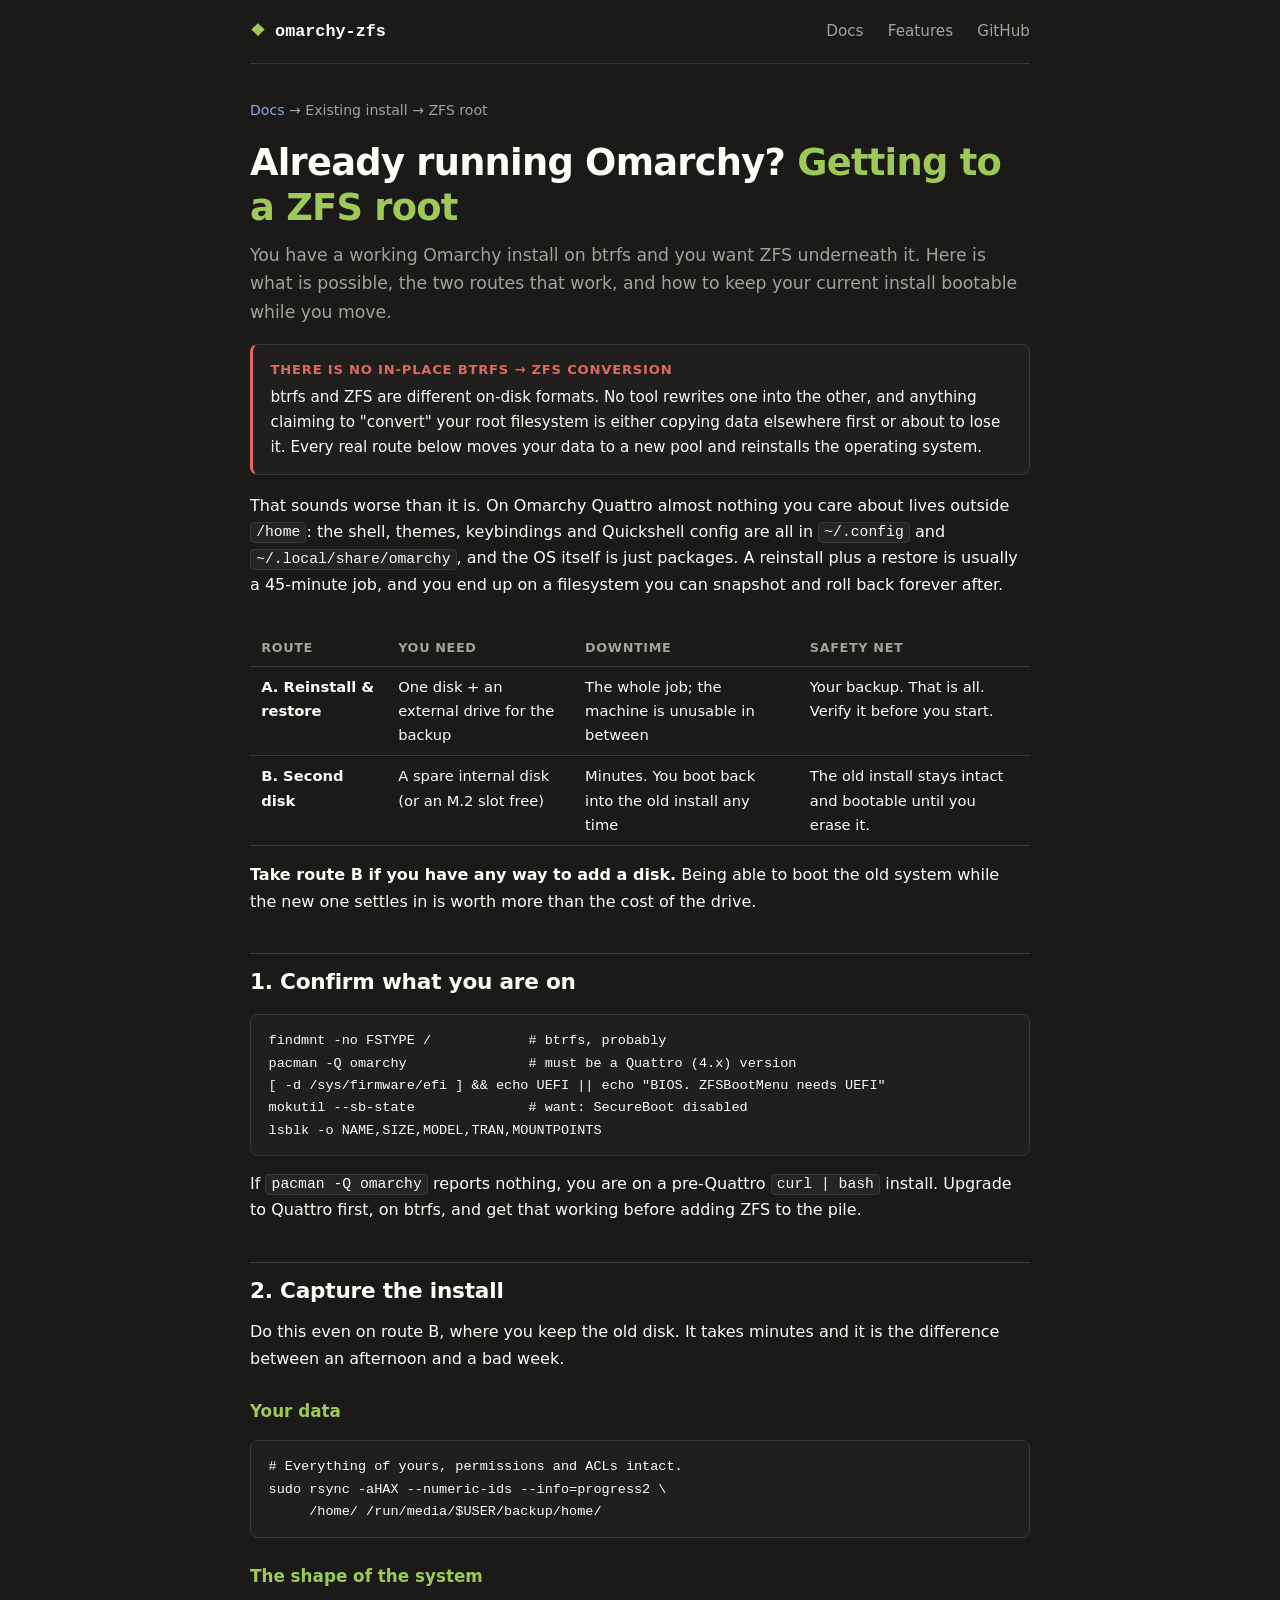
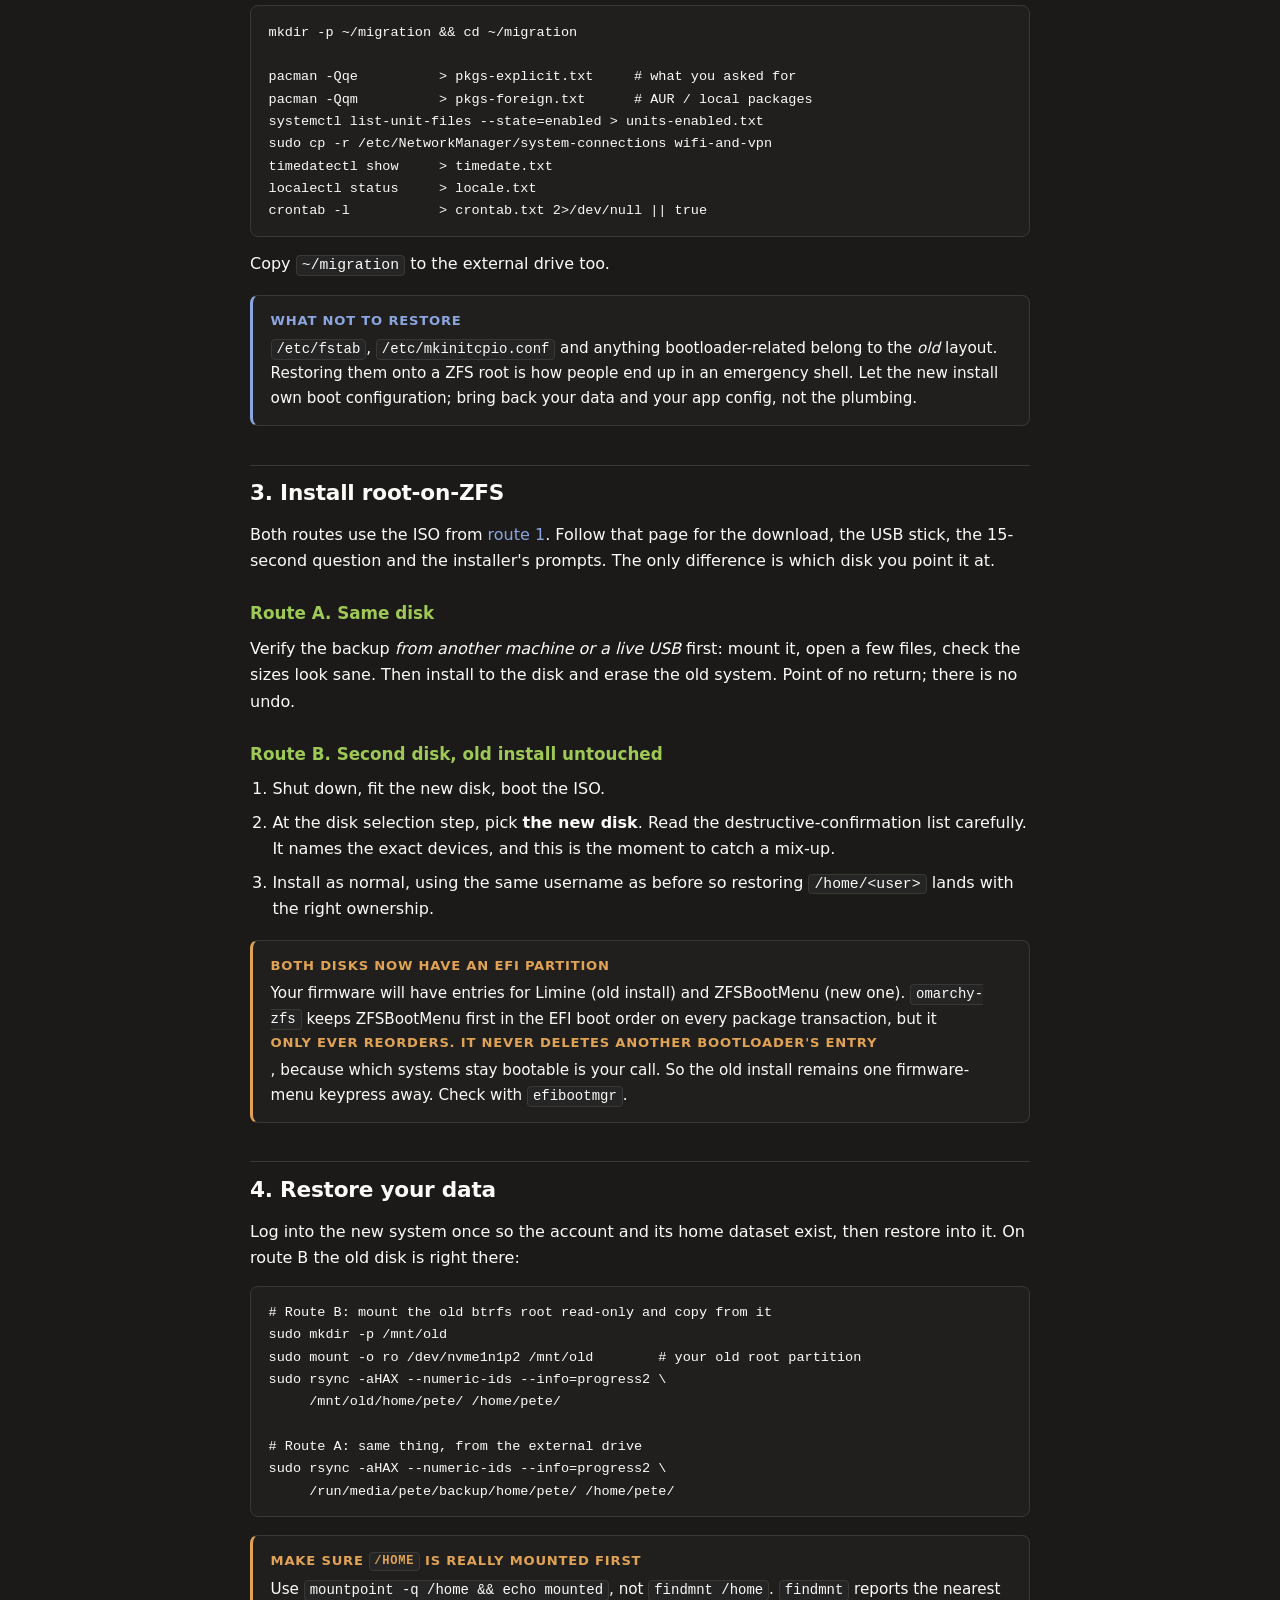
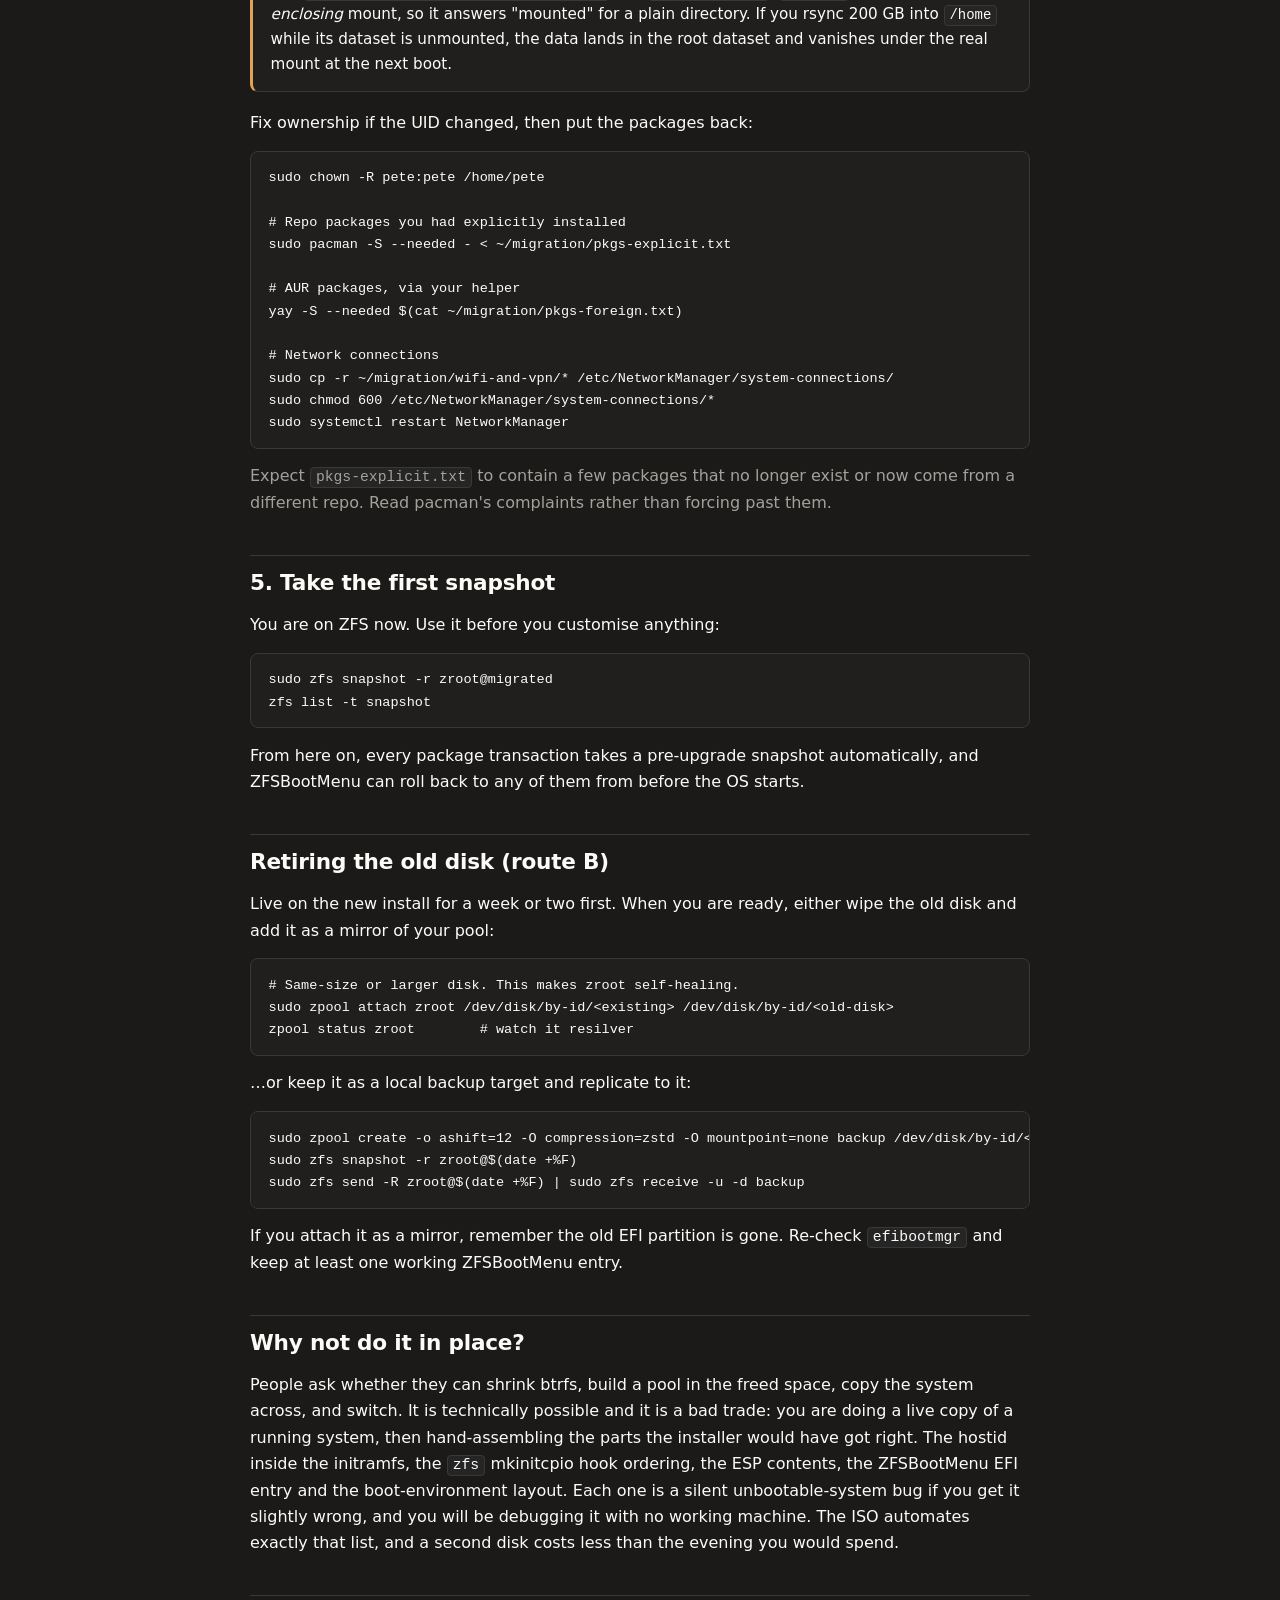
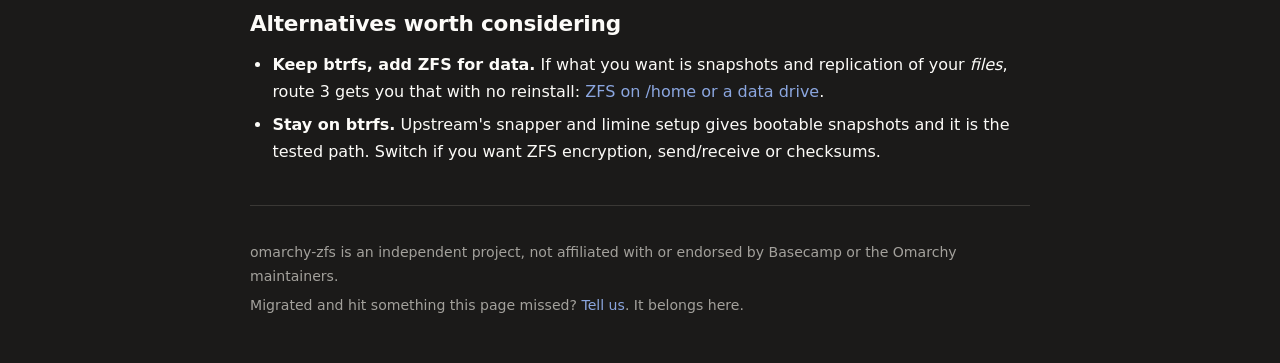
<file: docs/zfs-root-existing.html>
<!doctype html>
<html lang="en">
<head>
<meta charset="utf-8">
<meta name="viewport" content="width=device-width,initial-scale=1">
<title>Convert an existing Omarchy install to a ZFS root | omarchy-zfs docs</title>
<meta name="description" content="How to move an existing Omarchy Quattro install from btrfs to a root-on-ZFS pool: what to back up, the two safe routes (reinstall-and-restore, or a second disk with the old install kept bootable), and why in-place conversion does not exist.">
<link rel="canonical" href="https://omarchy-zfs.com/docs/zfs-root-existing">
<meta property="og:type" content="article">
<meta property="og:url" content="https://omarchy-zfs.com/docs/zfs-root-existing">
<meta property="og:title" content="Convert an existing Omarchy install to a ZFS root">
<meta property="og:description" content="The safe routes from a btrfs Omarchy install to root-on-ZFS, including how to keep the old install bootable.">
<link rel="icon" href="data:image/svg+xml,<svg xmlns='http://www.w3.org/2000/svg' viewBox='0 0 100 100'><text y='.9em' font-size='90'>🌲</text></svg>">
<link rel="stylesheet" href="/docs/docs.css">
<script type="application/ld+json">
{
  "@context":"https://schema.org",
  "@type":"HowTo",
  "name":"Move an existing Omarchy install to a root-on-ZFS pool",
  "description":"Two safe routes from a btrfs Omarchy Quattro install to root-on-ZFS: back up and reinstall, or install to a second disk and keep the old one bootable.",
  "url":"https://omarchy-zfs.com/docs/zfs-root-existing",
  "step":[
    {"@type":"HowToStep","name":"Confirm what you are on","url":"https://omarchy-zfs.com/docs/zfs-root-existing#confirm"},
    {"@type":"HowToStep","name":"Capture the install","url":"https://omarchy-zfs.com/docs/zfs-root-existing#capture"},
    {"@type":"HowToStep","name":"Install root-on-ZFS","url":"https://omarchy-zfs.com/docs/zfs-root-existing#install"},
    {"@type":"HowToStep","name":"Restore your data","url":"https://omarchy-zfs.com/docs/zfs-root-existing#restore"}
  ]
}
</script>
</head>
<body>
<div class="wrap">
<header class="site">
  <div class="brand"><span>❖</span> <a href="/">omarchy-zfs</a></div>
  <nav>
    <a href="/docs/">Docs</a>
    <a href="/#features">Features</a>
    <a href="https://github.com/peteonrails/omarchy-zfs">GitHub</a>
  </nav>
</header>

<main>
<p class="crumb"><a href="/docs/">Docs</a> → Existing install → ZFS root</p>
<h1>Already running Omarchy? <em>Getting to a ZFS root</em></h1>
<p class="lede">You have a working Omarchy install on btrfs and you want ZFS
underneath it. Here is what is possible, the two routes that work, and how to
keep your current install bootable while you move.</p>

<div class="danger">
  <strong>There is no in-place btrfs → ZFS conversion</strong>
  <p>btrfs and ZFS are different on-disk formats. No tool rewrites one into the
  other, and anything claiming to "convert" your root filesystem is either
  copying data elsewhere first or about to lose it. Every real route below moves
  your data to a new pool and reinstalls the operating system.</p>
</div>

<p>That sounds worse than it is. On Omarchy Quattro almost nothing you care
about lives outside <code>/home</code>: the shell, themes, keybindings and
Quickshell config are all in <code>~/.config</code> and
<code>~/.local/share/omarchy</code>, and the OS itself is just packages. A
reinstall plus a restore is usually a 45-minute job, and you end up on a
filesystem you can snapshot and roll back forever after.</p>

<div class="tablewrap">
<table>
  <tr><th>Route</th><th>You need</th><th>Downtime</th><th>Safety net</th></tr>
  <tr>
    <td><strong>A. Reinstall &amp; restore</strong></td>
    <td>One disk + an external drive for the backup</td>
    <td>The whole job; the machine is unusable in between</td>
    <td>Your backup. That is all. Verify it before you start.</td>
  </tr>
  <tr>
    <td><strong>B. Second disk</strong></td>
    <td>A spare internal disk (or an M.2 slot free)</td>
    <td>Minutes. You boot back into the old install any time</td>
    <td>The old install stays intact and bootable until you erase it.</td>
  </tr>
</table>
</div>
<p><strong>Take route B if you have any way to add a disk.</strong> Being able
to boot the old system while the new one settles in is worth more than the cost
of the drive.</p>

<h2 id="confirm">1. Confirm what you are on</h2>
<pre><code>findmnt -no FSTYPE /            # btrfs, probably
pacman -Q omarchy               # must be a Quattro (4.x) version
[ -d /sys/firmware/efi ] &amp;&amp; echo UEFI || echo "BIOS. ZFSBootMenu needs UEFI"
mokutil --sb-state              # want: SecureBoot disabled
lsblk -o NAME,SIZE,MODEL,TRAN,MOUNTPOINTS</code></pre>
<p>If <code>pacman -Q omarchy</code> reports nothing, you are on a pre-Quattro
<code>curl | bash</code> install. Upgrade to Quattro first, on btrfs, and get
that working before adding ZFS to the pile.</p>

<h2 id="capture">2. Capture the install</h2>
<p>Do this even on route B, where you keep the old disk. It takes minutes and it
is the difference between an afternoon and a bad week.</p>

<h3>Your data</h3>
<pre><code># Everything of yours, permissions and ACLs intact.
sudo rsync -aHAX --numeric-ids --info=progress2 \
     /home/ /run/media/$USER/backup/home/</code></pre>

<h3>The shape of the system</h3>
<pre><code>mkdir -p ~/migration &amp;&amp; cd ~/migration

pacman -Qqe          > pkgs-explicit.txt     # what you asked for
pacman -Qqm          > pkgs-foreign.txt      # AUR / local packages
systemctl list-unit-files --state=enabled > units-enabled.txt
sudo cp -r /etc/NetworkManager/system-connections wifi-and-vpn
timedatectl show     > timedate.txt
localectl status     > locale.txt
crontab -l           > crontab.txt 2>/dev/null || true</code></pre>
<p>Copy <code>~/migration</code> to the external drive too.</p>

<div class="note">
  <strong>What not to restore</strong>
  <p><code>/etc/fstab</code>, <code>/etc/mkinitcpio.conf</code> and anything
  bootloader-related belong to the <em>old</em> layout. Restoring them onto a ZFS
  root is how people end up in an emergency shell. Let the new install own boot
  configuration; bring back your data and your app config, not the plumbing.</p>
</div>

<h2 id="install">3. Install root-on-ZFS</h2>
<p>Both routes use the ISO from <a href="/docs/fresh-install">route 1</a>. Follow that page for the download, the USB stick, the 15-second question and the
installer's prompts. The only difference is which disk you point it at.</p>

<h3>Route A. Same disk</h3>
<p>Verify the backup <em>from another machine or a live USB</em> first: mount it,
open a few files, check the sizes look sane. Then install to the disk and erase
the old system. Point of no return; there is no undo.</p>

<h3>Route B. Second disk, old install untouched</h3>
<ol>
  <li>Shut down, fit the new disk, boot the ISO.</li>
  <li>At the disk selection step, pick <strong>the new disk</strong>. Read the
  destructive-confirmation list carefully. It names the exact devices, and this
  is the moment to catch a mix-up.</li>
  <li>Install as normal, using the same username as before so restoring
  <code>/home/&lt;user&gt;</code> lands with the right ownership.</li>
</ol>
<div class="warn">
  <strong>Both disks now have an EFI partition</strong>
  <p>Your firmware will have entries for Limine (old install) and ZFSBootMenu
  (new one). <code>omarchy-zfs</code> keeps ZFSBootMenu first in the EFI boot
  order on every package transaction, but it <strong>only ever reorders. It
  never deletes another bootloader's entry</strong>, because which systems stay
  bootable is your call. So the old install remains one firmware-menu keypress
  away. Check with <code>efibootmgr</code>.</p>
</div>

<h2 id="restore">4. Restore your data</h2>
<p>Log into the new system once so the account and its home dataset exist, then
restore into it. On route B the old disk is right there:</p>
<pre><code># Route B: mount the old btrfs root read-only and copy from it
sudo mkdir -p /mnt/old
sudo mount -o ro /dev/nvme1n1p2 /mnt/old        # your old root partition
sudo rsync -aHAX --numeric-ids --info=progress2 \
     /mnt/old/home/pete/ /home/pete/

# Route A: same thing, from the external drive
sudo rsync -aHAX --numeric-ids --info=progress2 \
     /run/media/pete/backup/home/pete/ /home/pete/</code></pre>
<div class="warn">
  <strong>Make sure <code>/home</code> is really mounted first</strong>
  <p>Use <code>mountpoint -q /home &amp;&amp; echo mounted</code>, not
  <code>findmnt /home</code>. <code>findmnt</code> reports the nearest
  <em>enclosing</em> mount, so it answers "mounted" for a plain directory. If you
  rsync 200 GB into <code>/home</code> while its dataset is unmounted, the data
  lands in the root dataset and vanishes under the real mount at the next
  boot.</p>
</div>
<p>Fix ownership if the UID changed, then put the packages back:</p>
<pre><code>sudo chown -R pete:pete /home/pete

# Repo packages you had explicitly installed
sudo pacman -S --needed - &lt; ~/migration/pkgs-explicit.txt

# AUR packages, via your helper
yay -S --needed $(cat ~/migration/pkgs-foreign.txt)

# Network connections
sudo cp -r ~/migration/wifi-and-vpn/* /etc/NetworkManager/system-connections/
sudo chmod 600 /etc/NetworkManager/system-connections/*
sudo systemctl restart NetworkManager</code></pre>
<p class="dim">Expect <code>pkgs-explicit.txt</code> to contain a few packages
that no longer exist or now come from a different repo. Read pacman's complaints
rather than forcing past them.</p>

<h2>5. Take the first snapshot</h2>
<p>You are on ZFS now. Use it before you customise anything:</p>
<pre><code>sudo zfs snapshot -r zroot@migrated
zfs list -t snapshot</code></pre>
<p>From here on, every package transaction takes a pre-upgrade snapshot
automatically, and ZFSBootMenu can roll back to any of them from before the OS
starts.</p>

<h2>Retiring the old disk (route B)</h2>
<p>Live on the new install for a week or two first. When you are ready, either
wipe the old disk and add it as a mirror of your pool:</p>
<pre><code># Same-size or larger disk. This makes zroot self-healing.
sudo zpool attach zroot /dev/disk/by-id/&lt;existing&gt; /dev/disk/by-id/&lt;old-disk&gt;
zpool status zroot        # watch it resilver</code></pre>
<p>…or keep it as a local backup target and replicate to it:</p>
<pre><code>sudo zpool create -o ashift=12 -O compression=zstd -O mountpoint=none backup /dev/disk/by-id/&lt;old-disk&gt;
sudo zfs snapshot -r zroot@$(date +%F)
sudo zfs send -R zroot@$(date +%F) | sudo zfs receive -u -d backup</code></pre>
<p>If you attach it as a mirror, remember the old EFI partition is gone. Re-check <code>efibootmgr</code> and keep at least one working ZFSBootMenu entry.</p>

<h2>Why not do it in place?</h2>
<p>People ask whether they can shrink btrfs, build a pool in the freed space,
copy the system across, and switch. It is technically possible and it is a bad
trade: you are doing a live copy of a running system, then hand-assembling the
parts the installer would have got right. The hostid inside the initramfs, the
<code>zfs</code> mkinitcpio hook ordering, the ESP contents, the ZFSBootMenu EFI
entry and the boot-environment layout. Each one is a silent unbootable-system
bug if you get it slightly wrong, and you will be debugging it with no working
machine. The ISO automates exactly that list, and a second disk costs less than
the evening you would spend.</p>

<h2>Alternatives worth considering</h2>
<ul>
  <li><strong>Keep btrfs, add ZFS for data.</strong> If what you want is
  snapshots and replication of your <em>files</em>, route 3 gets you that with no
  reinstall: <a href="/docs/zfs-home">ZFS on /home or a data drive</a>.</li>
  <li><strong>Stay on btrfs.</strong> Upstream's snapper and limine setup gives
  bootable snapshots and it is the tested path. Switch if you want ZFS
  encryption, send/receive or checksums.</li>
</ul>

<footer>
  <p>omarchy-zfs is an independent project, not affiliated with or endorsed by
  Basecamp or the Omarchy maintainers.</p>
  <p>Migrated and hit something this page missed?
  <a href="https://github.com/peteonrails/omarchy-zfs/issues">Tell us</a>. It
  belongs here.</p>
</footer>
</main>
</div>
</body>
</html>
</file>
<file: docs/docs.css>
/* omarchy-zfs docs — Alpenglow, matched to the landing page */
:root{
  --bg:#1b1a19; --bg2:#211f1e; --panel:#262525; --line:#3a3835;
  --fg:#fcfbf8; --dim:#a3a19c; --accent:#9fc957; --accent2:#8ba6df;
  --warn:#e0a355; --danger:#e0685f;
  --mono:ui-monospace,'JetBrains Mono','Cascadia Code',Menlo,Consolas,monospace;
}
*{box-sizing:border-box;margin:0;padding:0}
html{scroll-behavior:smooth}
body{background:var(--bg);color:var(--fg);font:16px/1.65 system-ui,-apple-system,'Segoe UI',Roboto,sans-serif}
a{color:var(--accent2);text-decoration:none}
a:hover{text-decoration:underline}
code,pre{font-family:var(--mono);font-size:.92em}
code{background:var(--panel);border:1px solid var(--line);border-radius:4px;padding:.1em .35em}
pre{background:var(--bg2);border:1px solid var(--line);border-radius:8px;padding:.9rem 1.1rem;overflow-x:auto;line-height:1.5;margin:.9rem 0}
pre code{background:none;border:none;padding:0;white-space:pre}
.wrap{max-width:820px;margin:0 auto;padding:0 1.25rem}
header.site{display:flex;align-items:center;justify-content:space-between;padding:1.1rem 0;border-bottom:1px solid var(--line);flex-wrap:wrap;gap:.5rem}
.brand{font-family:var(--mono);font-weight:700;font-size:1.05rem;color:var(--fg)}
.brand span{color:var(--accent)}
.brand a{color:var(--fg)}
.brand a:hover{text-decoration:none}
nav a{color:var(--dim);margin-left:1.2rem;font-size:.95rem}
nav a:hover{color:var(--fg);text-decoration:none}
main{padding:2.2rem 0 1rem}
h1{font-size:clamp(1.7rem,4vw,2.3rem);line-height:1.2;letter-spacing:-.02em;margin-bottom:.7rem}
h1 em{font-style:normal;color:var(--accent)}
h2{font-size:1.35rem;margin:2.4rem 0 .7rem;letter-spacing:-.01em;padding-top:.6rem;border-top:1px solid var(--line)}
h3{font-size:1.05rem;margin:1.6rem 0 .5rem;color:var(--accent)}
h4{font-size:.95rem;margin:1.2rem 0 .4rem}
p{margin-bottom:.9rem}
p.lede{color:var(--dim);font-size:1.08rem}
ul,ol{margin:.2rem 0 1rem 1.4rem}
li{margin-bottom:.45rem}
.dim{color:var(--dim)}
.note,.warn,.danger{border-radius:8px;padding:.85rem 1.1rem;margin:1.1rem 0;border:1px solid var(--line);background:var(--bg2);font-size:.95rem}
.note{border-left:3px solid var(--accent2)}
.warn{border-left:3px solid var(--warn)}
.danger{border-left:3px solid var(--danger)}
.note strong,.warn strong,.danger strong{display:block;margin-bottom:.3rem;font-size:.82rem;text-transform:uppercase;letter-spacing:.06em}
.note strong{color:var(--accent2)} .warn strong{color:var(--warn)} .danger strong{color:var(--danger)}
.note :last-child,.warn :last-child,.danger :last-child{margin-bottom:0}
table{width:100%;border-collapse:collapse;font-size:.92rem;margin:1rem 0}
th,td{text-align:left;padding:.5rem .7rem;border-bottom:1px solid var(--line);vertical-align:top}
th{color:var(--dim);font-weight:600;font-size:.8rem;text-transform:uppercase;letter-spacing:.05em}
.tablewrap{overflow-x:auto}
.cards{display:grid;grid-template-columns:repeat(auto-fit,minmax(240px,1fr));gap:1rem;margin:1.4rem 0}
.card{background:var(--panel);border:1px solid var(--line);border-radius:10px;padding:1.1rem 1.2rem}
.card h3{margin-top:0}
.card p{font-size:.92rem;color:var(--dim);margin-bottom:.5rem}
.card .who{font-size:.85rem;color:var(--fg);font-family:var(--mono)}
.btn{display:inline-block;margin-top:.5rem;padding:.5rem 1rem;border-radius:8px;background:var(--accent);color:#222a10;font-weight:600;font-size:.92rem}
.btn:hover{filter:brightness(1.1);text-decoration:none;color:#222a10}
.crumb{font-size:.88rem;color:var(--dim);margin-bottom:1.2rem}
.toc{background:var(--bg2);border:1px solid var(--line);border-radius:8px;padding:1rem 1.2rem;margin:1.4rem 0}
.toc h2{font-size:.82rem;text-transform:uppercase;letter-spacing:.06em;color:var(--dim);margin:0 0 .5rem;border:none;padding:0}
.toc ol{margin:0 0 0 1.2rem}
.toc li{margin-bottom:.25rem;font-size:.94rem}
.step{border-left:2px solid var(--line);padding-left:1.1rem;margin:1.4rem 0}
.step h3{margin-top:0}
footer{border-top:1px solid var(--line);padding:2.2rem 0;color:var(--dim);font-size:.88rem;margin-top:2.5rem}
footer p{margin-bottom:.4rem}
kbd{font-family:var(--mono);font-size:.85em;background:var(--panel);border:1px solid var(--line);border-bottom-width:2px;border-radius:4px;padding:.05em .4em}
</file>
